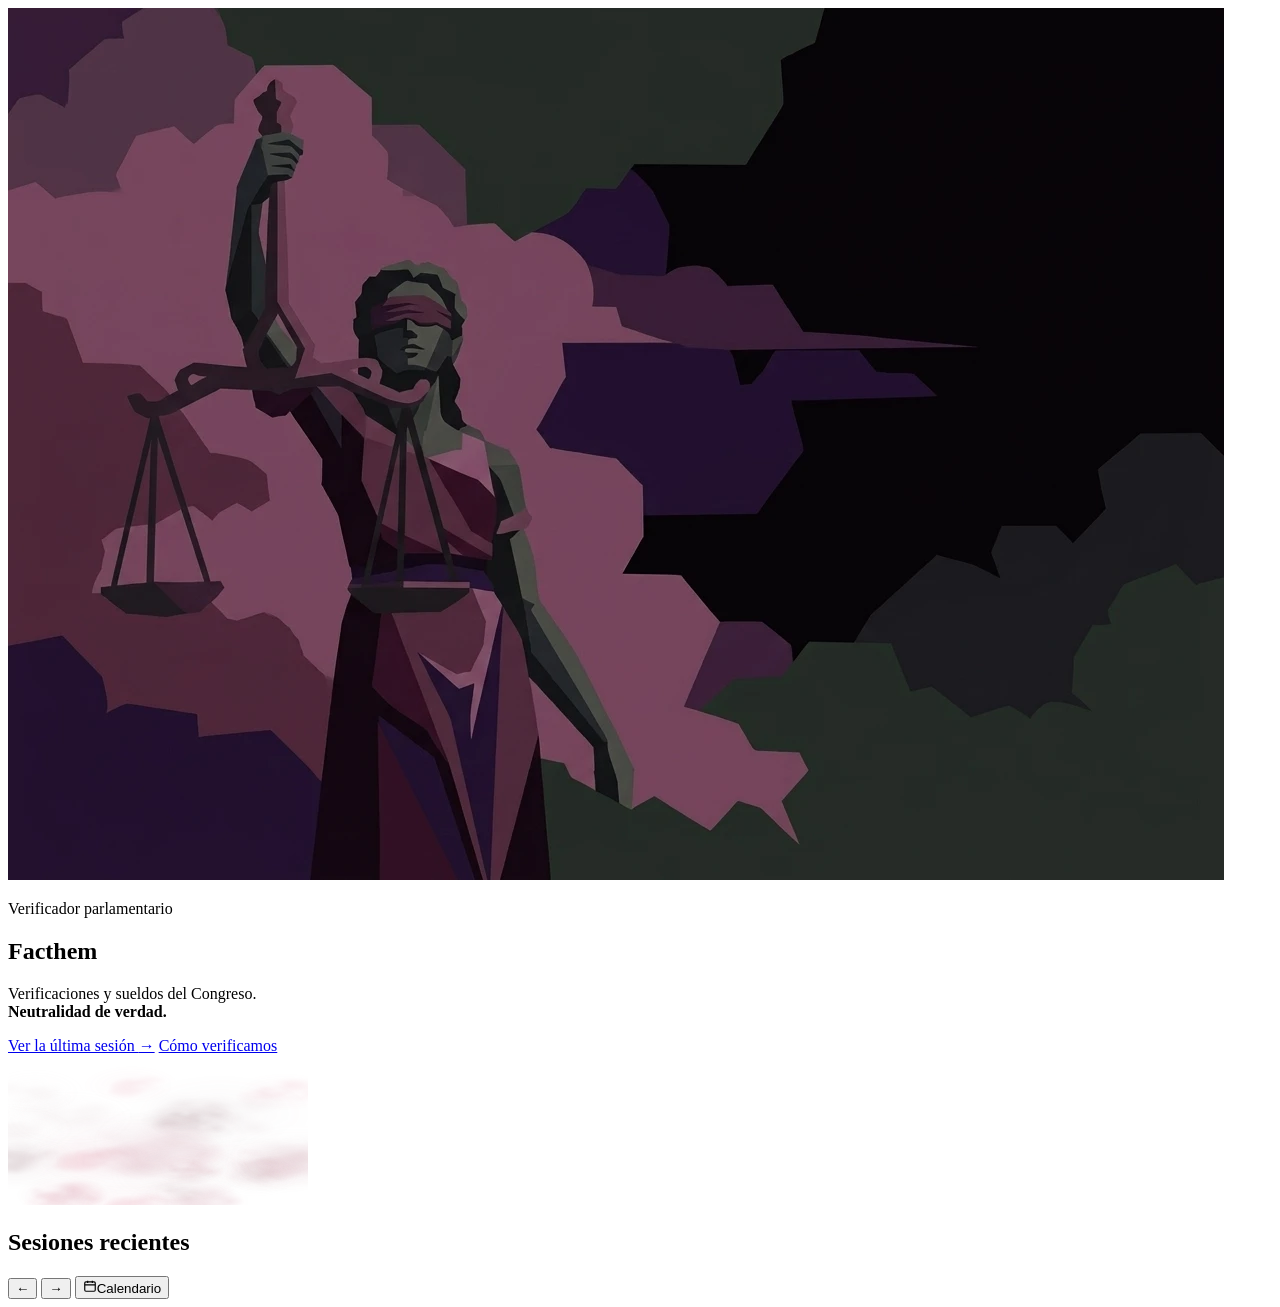
<file: templates/index.html>
<!DOCTYPE html>
<html lang="es">
<head>
  <meta charset="UTF-8" />
  <meta name="viewport" content="width=device-width, initial-scale=1.0" />
  <!--#redirects--><!--/redirects-->
  <title>Facthem — salarios y verificaciones de políticos del Congreso</title>
  <meta name="description" content="Consulta afirmaciones verificadas y salarios públicos de políticos del Congreso: sueldo mensual, salario anual, complementos e indemnizaciones de diputados y representantes." />
  <link rel="canonical" href="https://facthem.es/" />
  <meta property="og:type" content="website" />
  <meta property="og:url" content="https://facthem.es/" />
  <meta property="og:title" content="Facthem — salarios y verificaciones de políticos del Congreso" />
  <meta property="og:description" content="Afirmaciones verificadas y salarios públicos de políticos del Congreso: sueldo mensual, salario anual, complementos e indemnizaciones." />
  <meta property="og:image" content="https://facthem.es/assets/portada_opt.png" />
  <meta property="og:locale" content="es_ES" />
  <meta property="og:site_name" content="Facthem" />
  <meta name="twitter:card" content="summary_large_image" />
  <meta name="twitter:site" content="@facthem_ES" />
  <meta name="twitter:title" content="Facthem — salarios y verificaciones del Congreso" />
  <meta name="twitter:description" content="Consulta afirmaciones verificadas y salarios públicos de políticos del Congreso." />
  <meta name="twitter:image" content="https://facthem.es/assets/portada_opt.png" />
  <link rel="preload" as="image" href="/assets/portada.webp" fetchpriority="high" />
  <!--#head-common--><!--/head-common-->
  <script type="application/ld+json">
  {
    "@context": "https://schema.org",
    "@type": "WebSite",
    "name": "Facthem",
    "url": "https://facthem.es/",
    "description": "Verificador de afirmaciones y salarios públicos de parlamentarios españoles",
    "inLanguage": "es",
    "publisher": {
      "@type": "Organization",
      "name": "Facthem",
      "url": "https://facthem.es",
      "logo": "https://facthem.es/assets/android-chrome-512x512.png",
      "sameAs": ["https://twitter.com/facthem_ES", "https://www.youtube.com/@facthem_es"]
    },
    "potentialAction": {
      "@type": "SearchAction",
      "target": {
        "@type": "EntryPoint",
        "urlTemplate": "https://facthem.es/representantes.html?q={search_term_string}"
      },
      "query-input": "required name=search_term_string"
    }
  }
  </script>
</head>
<body class="home">
  <!--#gtm-body--><!--/gtm-body-->
  <!--#topbar active="sesiones"--><!--/topbar-->

  <!-- Hero: compact, Lady Justice mirrored to the right, mist along the bottom (js/mist.js) -->
  <section class="hero" aria-labelledby="hero-title">
    <div class="hero-art" aria-hidden="true"><img src="/assets/portada.webp" alt="" fetchpriority="high" /></div>
    <div class="hero-inner">
      <p class="eyebrow">Verificador parlamentario</p>
      <h1 id="hero-title" class="logo">Facthem</h1>
      <p class="hero-sub">Verificaciones y sueldos del Congreso.<br><strong>Neutralidad de verdad.</strong></p>
      <div class="hero-ctas">
        <a class="btn btn-live" href="/live/" data-live hidden><span class="pulse" aria-hidden="true"></span>En directo</a>
        <a class="btn btn-primary" href="#session">Ver la última sesión <span aria-hidden="true">→</span></a>
        <a class="btn btn-ghost" href="/metodologia.html">Cómo verificamos</a>
      </div>
      <!--#home-stats--><!--/home-stats-->
    </div>
  </section>

  <main id="main">
    <section class="rail-wrap" aria-label="Sesiones">
      <div class="rail-head">
        <h2 class="section-label">Sesiones recientes</h2>
        <div class="rail-nav">
          <button type="button" class="icon-btn" data-rail="-1" aria-label="Anteriores">←</button>
          <button type="button" class="icon-btn" data-rail="1" aria-label="Siguientes">→</button>
          <button type="button" class="btn btn-ghost btn-sm cal-btn" id="cal-btn" aria-expanded="false" aria-controls="cal"><svg viewBox="0 0 24 24" width="14" height="14" aria-hidden="true" fill="none" stroke="currentColor" stroke-width="2"><rect x="3" y="5" width="18" height="16" rx="2"/><path d="M3 10h18M8 3v4M16 3v4"/></svg>Calendario</button>
          <div class="cal" id="cal" hidden></div>
        </div>
      </div>
      <!--#home-rail--><!--/home-rail-->
    </section>

    <!--#home-session--><!--/home-session-->
  </main>

  <!--#footer--><!--/footer-->
  <!--#home-data--><!--/home-data-->
  <script src="/js/ui.js?v=" defer></script>
  <script src="/js/home.js?v=" defer></script>
  <script src="/js/mist.js?v=" defer></script>
</body>
</html>
</file>
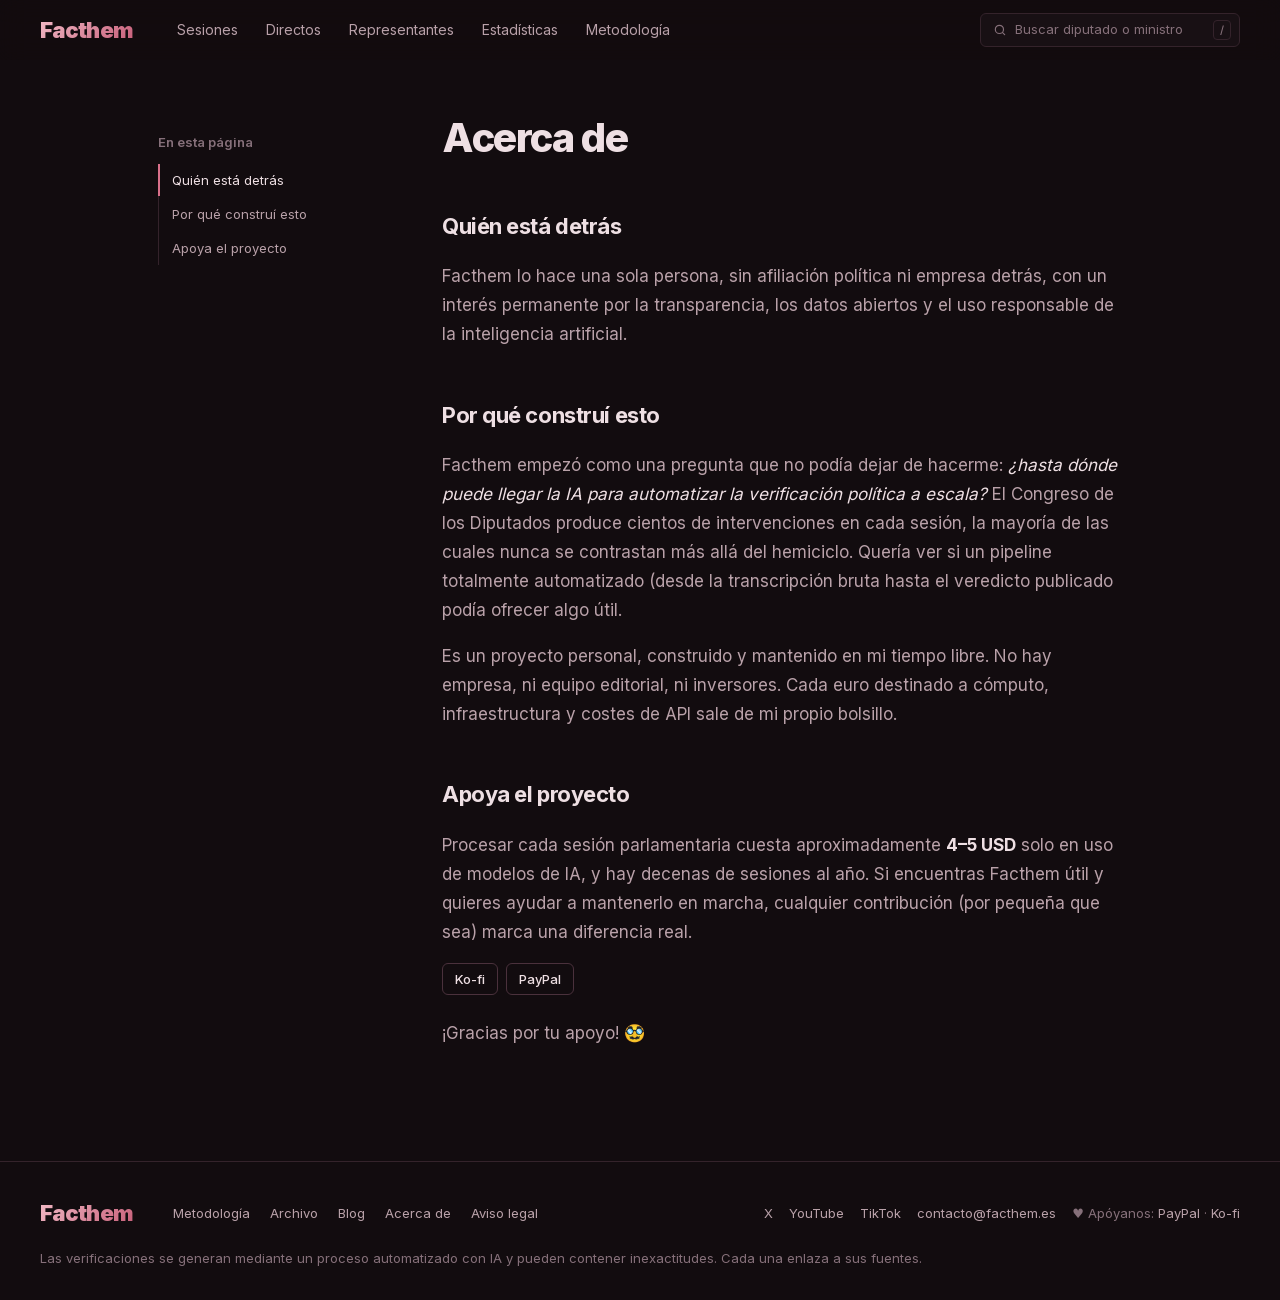
<file: acerca.html>
<!DOCTYPE html>
<html lang="es">
<head>
  <meta charset="UTF-8" />
  <meta name="viewport" content="width=device-width, initial-scale=1.0" />
  <title>Acerca de — Facthem</title>
  <meta name="description" content="Facthem es un proyecto independiente de una persona interesada en la transparencia, los datos abiertos y la rendición de cuentas política." />
  <meta property="og:image" content="https://facthem.es/assets/portada_opt.png" />
  <meta name="twitter:image" content="https://facthem.es/assets/portada_opt.png" />
  <link rel="canonical" href="https://facthem.es/acerca.html" />
  <!--#head-common--><link rel="icon" href="/assets/favicon.ico" sizes="any" /><link rel="icon" type="image/png" sizes="32x32" href="/assets/favicon-32x32.png" /><link rel="apple-touch-icon" href="/assets/apple-touch-icon.png" /><link rel="manifest" href="/assets/site.webmanifest" /><meta name="theme-color" content="#120c0f" /><link rel="preload" href="/assets/fonts/inter-latin.woff2" as="font" type="font/woff2" crossorigin /><link rel="stylesheet" href="/css/site.css?v=9f9237b4be" /><script>if(location.hostname==='facthem.es')addEventListener('load',function(){(function(w,d,s,l,i){w[l]=w[l]||[];w[l].push({'gtm.start':new Date().getTime(),event:'gtm.js'});var f=d.getElementsByTagName(s)[0],j=d.createElement(s),dl=l!='dataLayer'?'&l='+l:'';j.async=true;j.src='https://www.googletagmanager.com/gtm.js?id='+i+dl;f.parentNode.insertBefore(j,f);})(window,document,'script','dataLayer','GTM-M6ZJVS39');});</script><!--/head-common-->
</head>
<body class="doc-page">
  <!--#gtm-body--><noscript><iframe src="https://www.googletagmanager.com/ns.html?id=GTM-M6ZJVS39" height="0" width="0" style="display:none;visibility:hidden"></iframe></noscript><!--/gtm-body-->
  <!--#topbar active=""--><a class="skip" href="#main">Saltar al contenido</a><header class="topbar" id="topbar"><a class="wordmark" href="/" aria-label="Facthem, inicio">Facthem</a><nav class="nav" aria-label="Principal"><a href="/">Sesiones</a><a href="/live/">Directos</a><a href="/representantes.html">Representantes</a><a href="/estadisticas.html">Estadísticas</a><a href="/metodologia.html">Metodología</a><span class="nav-ink" aria-hidden="true"></span></nav><div class="topbar-right"><div class="psearch psearch-top" role="search"><label class="psearch-box"><svg viewBox="0 0 24 24" width="14" height="14" aria-hidden="true"><circle cx="11" cy="11" r="7" fill="none" stroke="currentColor" stroke-width="2"/><path d="m20 20-3.5-3.5" stroke="currentColor" stroke-width="2" stroke-linecap="round"/></svg><span class="sr">Buscar representante</span><input type="search" class="psearch-input" placeholder="Buscar diputado o ministro" autocomplete="off" spellcheck="false" role="combobox" aria-expanded="false" aria-autocomplete="list" /><kbd aria-hidden="true">/</kbd></label><ul class="psearch-list" role="listbox" hidden></ul></div><a class="live-chip" href="/live/" data-live hidden><span class="pulse" aria-hidden="true"></span>En directo</a><button type="button" class="menu-btn" aria-expanded="false" aria-controls="mnav" aria-label="Menú"><span></span><span></span><span></span></button></div></header><nav class="mnav" id="mnav" aria-label="Menú" hidden><a href="/">Sesiones</a><a href="/live/">Directos</a><a href="/representantes.html">Representantes</a><a href="/estadisticas.html">Estadísticas</a><a href="/metodologia.html">Metodología</a></nav><!--/topbar-->
  <main class="page doc" id="main">
    <aside class="doc-toc" aria-label="En esta página"><p class="toc-label">En esta página</p><ol><li><a href="#quien-esta-detras">Quién está detrás</a></li><li><a href="#por-que-construi-esto">Por qué construí esto</a></li><li><a href="#apoya-el-proyecto">Apoya el proyecto</a></li></ol></aside>
    <article class="doc-body">

    <h1>Acerca de</h1>

    <h2 id="quien-esta-detras">Quién está detrás</h2>
    <p>
      Facthem lo hace una sola persona, sin afiliación política ni empresa detrás, con un interés
      permanente por la transparencia, los datos abiertos y el uso responsable de la inteligencia artificial.
    </p>
<h2 id="por-que-construi-esto">Por qué construí esto</h2>
    <p>
      Facthem empezó como una pregunta que no podía dejar de hacerme: <em>¿hasta dónde puede llegar la IA
      para automatizar la verificación política a escala?</em> El Congreso de los Diputados produce
      cientos de intervenciones en cada sesión, la mayoría de las cuales nunca se contrastan más allá
      del hemiciclo. Quería ver si un pipeline totalmente automatizado (desde la transcripción bruta
      hasta el veredicto publicado podía ofrecer algo útil.
    </p>
    <p>
      Es un proyecto personal, construido y mantenido en mi tiempo libre. No hay empresa, ni equipo
      editorial, ni inversores. Cada euro destinado a cómputo, infraestructura y costes de API sale
      de mi propio bolsillo.
    </p>
<h2 id="apoya-el-proyecto">Apoya el proyecto</h2>
    <p>
      Procesar cada sesión parlamentaria cuesta aproximadamente <strong>4–5 USD</strong> solo en uso
      de modelos de IA, y hay decenas de sesiones al año. Si encuentras Facthem útil y quieres ayudar
      a mantenerlo en marcha, cualquier contribución (por pequeña que sea) marca una diferencia real.
    </p>
    <div class="donate-row">
      <a href="https://ko-fi.com/hugocasero" class="btn btn-ghost btn-sm" target="_blank" rel="noopener">Ko-fi</a>
      <a href="https://paypal.me/hcasero" class="btn btn-ghost btn-sm" target="_blank" rel="noopener">PayPal</a>
    </div>
    <p style="margin-top:1.5rem">¡Gracias por tu apoyo! 🥸</p>
    </article>
  </main>
  <!--#footer--><footer class="footer"><div class="footer-inner"><span class="wordmark">Facthem</span><nav aria-label="Pie"><a href="/metodologia.html">Metodología</a><a href="/archive.html">Archivo</a><a href="/blog.html">Blog</a><a href="/acerca.html">Acerca de</a><a href="/aviso.html">Aviso legal</a></nav><div class="footer-social"><a href="https://x.com/facthem_es" target="_blank" rel="noopener">X</a><a href="https://www.youtube.com/@facthem_es" target="_blank" rel="noopener">YouTube</a><a href="https://www.tiktok.com/@facthem_es" target="_blank" rel="noopener">TikTok</a><a class="footer-email" href="#" data-u="contacto" data-d="facthem.es">Contacto</a><span class="footer-support">♥ Apóyanos: <a href="https://paypal.me/hcasero" target="_blank" rel="noopener">PayPal</a> · <a href="https://ko-fi.com/hugocasero" target="_blank" rel="noopener">Ko-fi</a></span></div><p class="footer-note">Las verificaciones se generan mediante un proceso automatizado con IA y pueden contener inexactitudes. Cada una enlaza a sus fuentes.</p></div></footer><!--/footer-->
  <script src="/js/ui.js?v=392164d43d" defer></script>
  <script src="/js/doc.js?v=0a6636d1b8" defer></script>
</body>
</html>
</file>
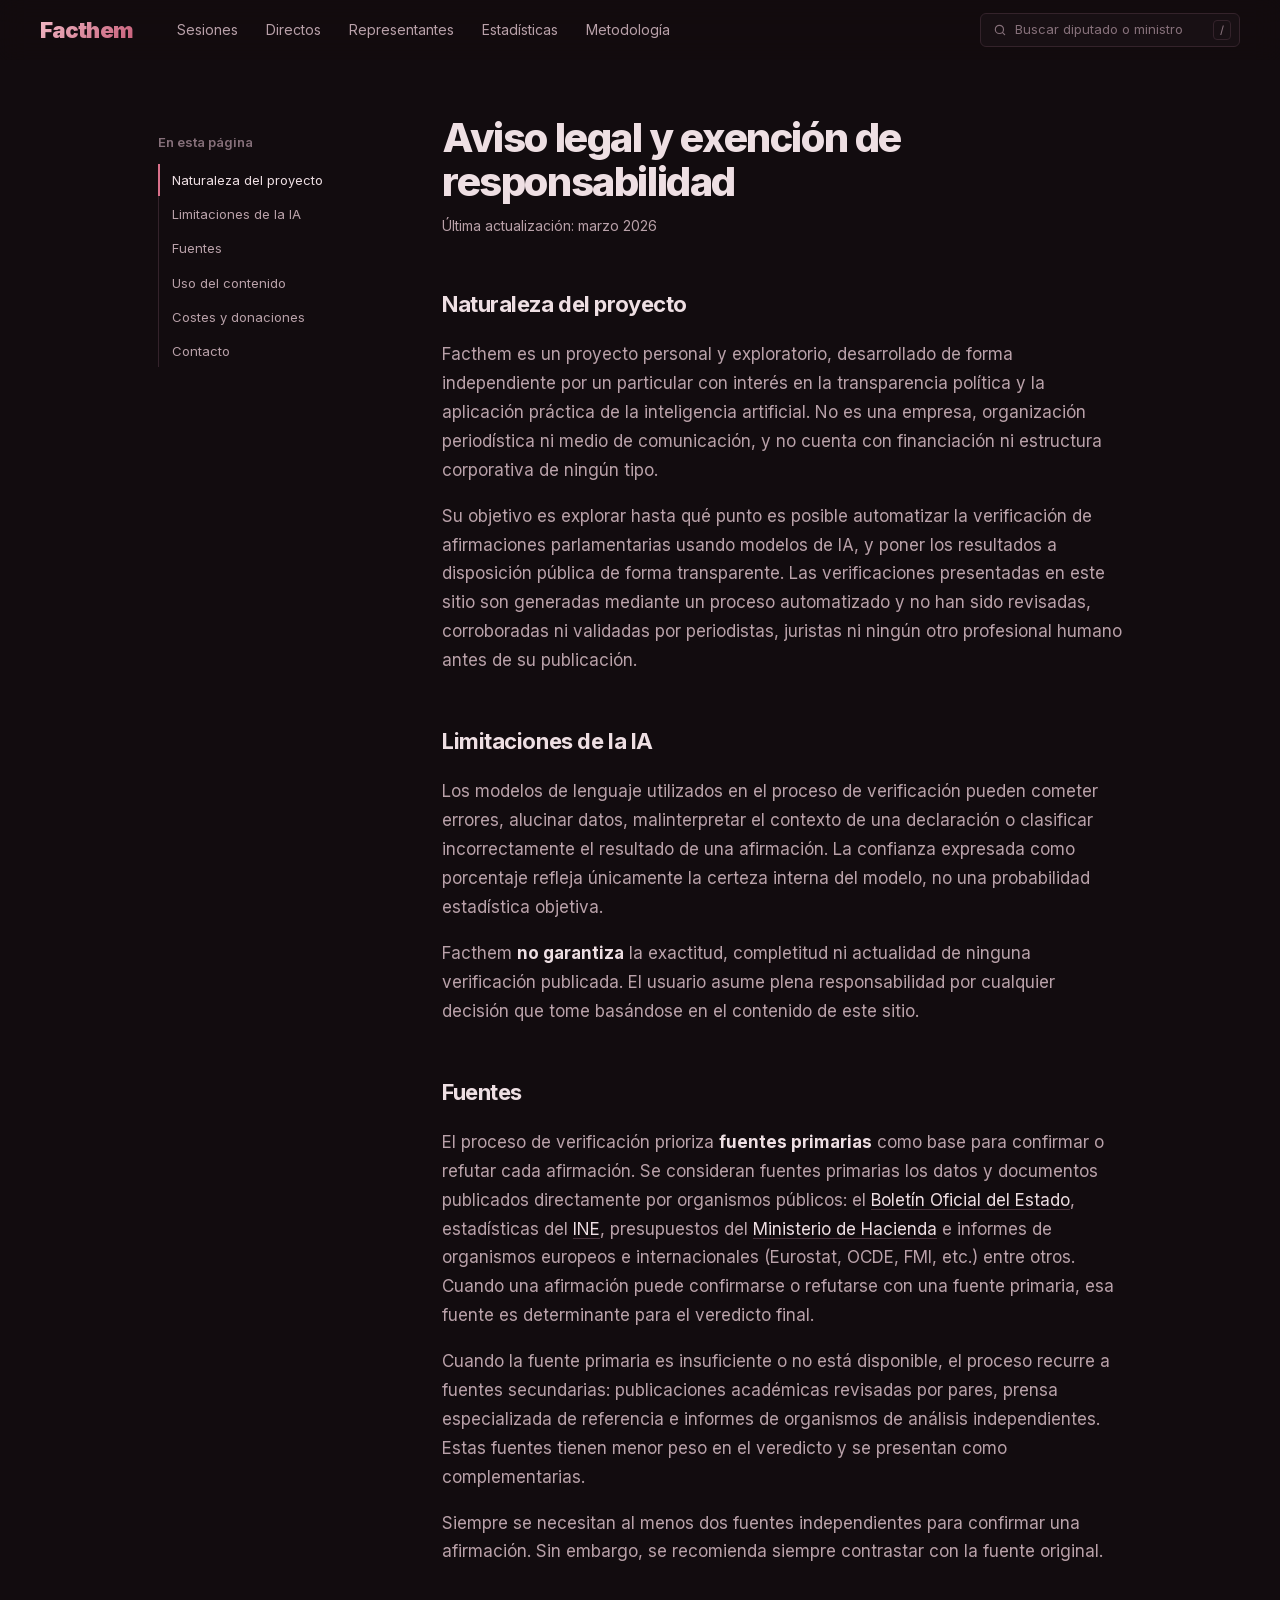
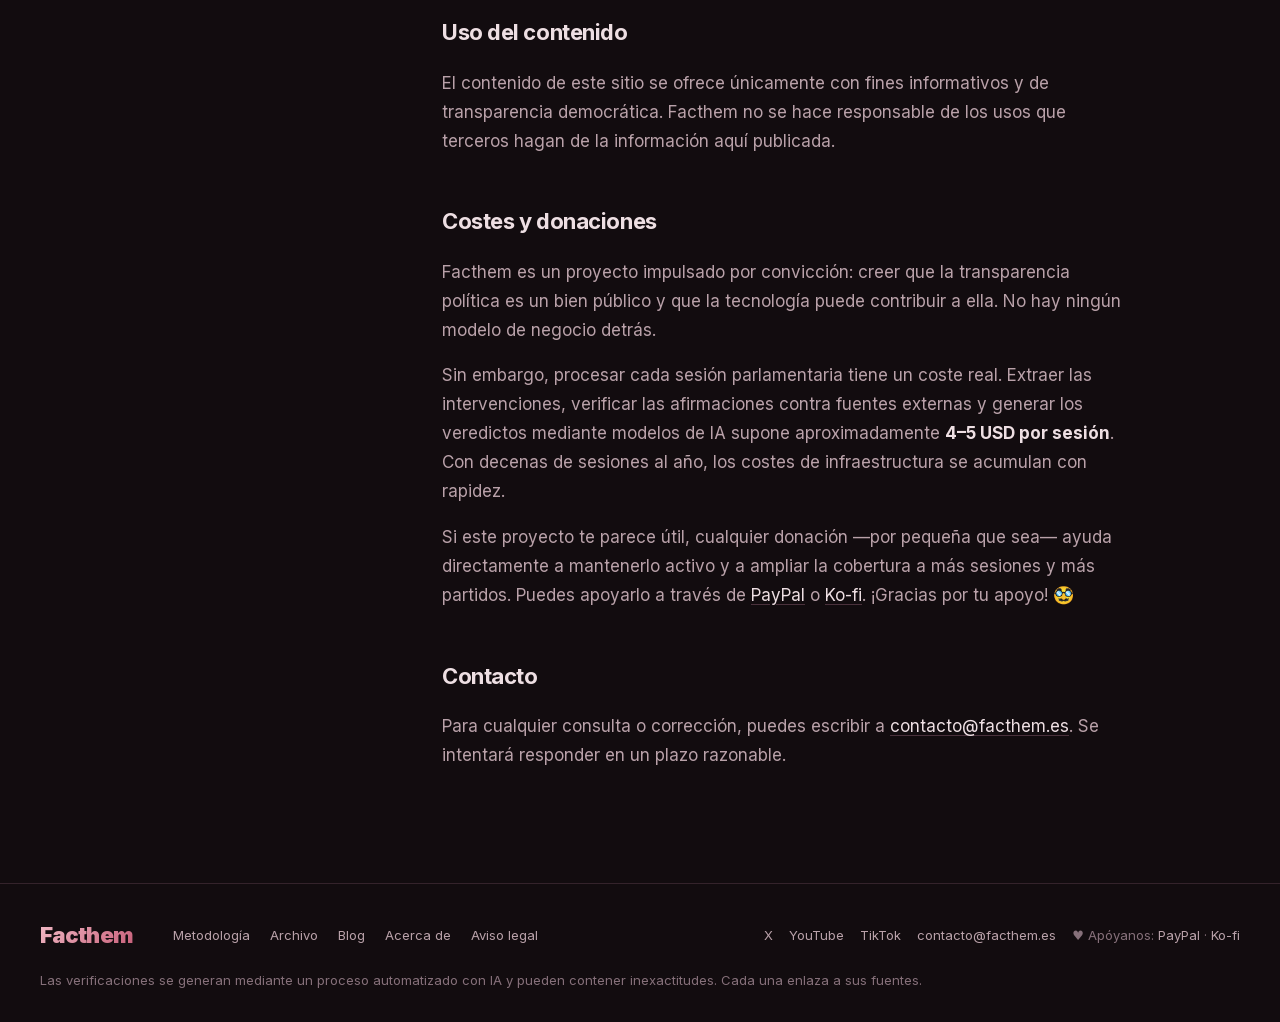
<file: aviso.html>
<!DOCTYPE html>
<html lang="es">
<head>
  <meta charset="UTF-8" />
  <meta name="viewport" content="width=device-width, initial-scale=1.0" />
  <title>Aviso legal — Facthem</title>
  <meta property="og:image" content="https://facthem.es/assets/portada_opt.png" />
  <meta name="twitter:image" content="https://facthem.es/assets/portada_opt.png" />
  <!--#head-common--><link rel="icon" href="/assets/favicon.ico" sizes="any" /><link rel="icon" type="image/png" sizes="32x32" href="/assets/favicon-32x32.png" /><link rel="apple-touch-icon" href="/assets/apple-touch-icon.png" /><link rel="manifest" href="/assets/site.webmanifest" /><meta name="theme-color" content="#120c0f" /><link rel="preload" href="/assets/fonts/inter-latin.woff2" as="font" type="font/woff2" crossorigin /><link rel="stylesheet" href="/css/site.css?v=9f9237b4be" /><script>if(location.hostname==='facthem.es')addEventListener('load',function(){(function(w,d,s,l,i){w[l]=w[l]||[];w[l].push({'gtm.start':new Date().getTime(),event:'gtm.js'});var f=d.getElementsByTagName(s)[0],j=d.createElement(s),dl=l!='dataLayer'?'&l='+l:'';j.async=true;j.src='https://www.googletagmanager.com/gtm.js?id='+i+dl;f.parentNode.insertBefore(j,f);})(window,document,'script','dataLayer','GTM-M6ZJVS39');});</script><!--/head-common-->
</head>
<body class="doc-page">
  <!--#gtm-body--><noscript><iframe src="https://www.googletagmanager.com/ns.html?id=GTM-M6ZJVS39" height="0" width="0" style="display:none;visibility:hidden"></iframe></noscript><!--/gtm-body-->
  <!--#topbar active=""--><a class="skip" href="#main">Saltar al contenido</a><header class="topbar" id="topbar"><a class="wordmark" href="/" aria-label="Facthem, inicio">Facthem</a><nav class="nav" aria-label="Principal"><a href="/">Sesiones</a><a href="/live/">Directos</a><a href="/representantes.html">Representantes</a><a href="/estadisticas.html">Estadísticas</a><a href="/metodologia.html">Metodología</a><span class="nav-ink" aria-hidden="true"></span></nav><div class="topbar-right"><div class="psearch psearch-top" role="search"><label class="psearch-box"><svg viewBox="0 0 24 24" width="14" height="14" aria-hidden="true"><circle cx="11" cy="11" r="7" fill="none" stroke="currentColor" stroke-width="2"/><path d="m20 20-3.5-3.5" stroke="currentColor" stroke-width="2" stroke-linecap="round"/></svg><span class="sr">Buscar representante</span><input type="search" class="psearch-input" placeholder="Buscar diputado o ministro" autocomplete="off" spellcheck="false" role="combobox" aria-expanded="false" aria-autocomplete="list" /><kbd aria-hidden="true">/</kbd></label><ul class="psearch-list" role="listbox" hidden></ul></div><a class="live-chip" href="/live/" data-live hidden><span class="pulse" aria-hidden="true"></span>En directo</a><button type="button" class="menu-btn" aria-expanded="false" aria-controls="mnav" aria-label="Menú"><span></span><span></span><span></span></button></div></header><nav class="mnav" id="mnav" aria-label="Menú" hidden><a href="/">Sesiones</a><a href="/live/">Directos</a><a href="/representantes.html">Representantes</a><a href="/estadisticas.html">Estadísticas</a><a href="/metodologia.html">Metodología</a></nav><!--/topbar-->
  <main class="page doc" id="main">
    <aside class="doc-toc" aria-label="En esta página"><p class="toc-label">En esta página</p><ol><li><a href="#naturaleza-del-proyecto">Naturaleza del proyecto</a></li><li><a href="#limitaciones-de-la-ia">Limitaciones de la IA</a></li><li><a href="#fuentes">Fuentes</a></li><li><a href="#uso-del-contenido">Uso del contenido</a></li><li><a href="#costes-y-donaciones">Costes y donaciones</a></li><li><a href="#contacto">Contacto</a></li></ol></aside>
    <article class="doc-body">

    <h1>Aviso legal y exención de responsabilidad</h1>
    <p class="doc-meta">Última actualización: marzo 2026</p>

    <h2 id="naturaleza-del-proyecto">Naturaleza del proyecto</h2>
    <p>
      Facthem es un proyecto personal y exploratorio, desarrollado de forma independiente por un particular con interés
      en la transparencia política y la aplicación práctica de la inteligencia artificial. No es una empresa, organización
      periodística ni medio de comunicación, y no cuenta con financiación ni estructura corporativa de ningún tipo.
    </p>
    <p>
      Su objetivo es explorar hasta qué punto es posible automatizar la verificación de afirmaciones parlamentarias usando
      modelos de IA, y poner los resultados a disposición pública de forma transparente. Las verificaciones presentadas en
      este sitio son generadas mediante un proceso automatizado y no han sido revisadas, corroboradas ni validadas por
      periodistas, juristas ni ningún otro profesional humano antes de su publicación.
    </p>

    <h2 id="limitaciones-de-la-ia">Limitaciones de la IA</h2>
    <p>
      Los modelos de lenguaje utilizados en el proceso de verificación pueden cometer errores, alucinar datos, malinterpretar
      el contexto de una declaración o clasificar incorrectamente el resultado de una afirmación. La confianza expresada
      como porcentaje refleja únicamente la certeza interna del modelo, no una probabilidad estadística objetiva.
    </p>
    <p>
      Facthem <strong>no garantiza</strong> la exactitud, completitud ni actualidad de ninguna verificación publicada.
      El usuario asume plena responsabilidad por cualquier decisión que tome basándose en el contenido de este sitio.
    </p>
<h2 id="fuentes">Fuentes</h2>
    <p>
      El proceso de verificación prioriza <strong>fuentes primarias</strong> como base para confirmar o refutar cada afirmación.
      Se consideran fuentes primarias los datos y documentos publicados directamente por organismos públicos: el <a href="https://www.boe.es" target="_blank" rel="noopener">Boletín Oficial del Estado</a>,
      estadísticas del <a href="https://www.ine.es" target="_blank" rel="noopener">INE</a>,
      presupuestos del <a href="https://www.hacienda.gob.es" target="_blank" rel="noopener">Ministerio de Hacienda</a>
      e informes de organismos europeos e internacionales (Eurostat, OCDE, FMI, etc.) entre otros.
      Cuando una afirmación puede confirmarse o refutarse con una fuente primaria, esa fuente es determinante para el veredicto final.
    </p>
    <p>
      Cuando la fuente primaria es insuficiente o no está disponible, el proceso recurre a fuentes secundarias:
      publicaciones académicas revisadas por pares, prensa especializada de referencia e informes de organismos de análisis independientes.
      Estas fuentes tienen menor peso en el veredicto y se presentan como complementarias.
    </p>
    <p>
      Siempre se necesitan al menos dos fuentes independientes para confirmar una afirmación. Sin embargo, se recomienda siempre contrastar con la fuente original.
    </p>

    <h2 id="uso-del-contenido">Uso del contenido</h2>
    <p>
      El contenido de este sitio se ofrece únicamente con fines informativos y de transparencia democrática.
      Facthem no se hace responsable de los usos que terceros hagan de la información aquí publicada.
    </p>
<h2 id="costes-y-donaciones">Costes y donaciones</h2>
    <p>
      Facthem es un proyecto impulsado por convicción: creer que la transparencia política es un bien público y que
      la tecnología puede contribuir a ella. No hay ningún modelo de negocio detrás.
    </p>
    <p>
      Sin embargo, procesar cada sesión parlamentaria tiene un coste real. Extraer las intervenciones, verificar las
      afirmaciones contra fuentes externas y generar los veredictos mediante modelos de IA supone aproximadamente
      <strong>4–5 USD por sesión</strong>. Con decenas de sesiones al año, los costes de infraestructura se acumulan
      con rapidez.
    </p>
    <p>
      Si este proyecto te parece útil, cualquier donación —por pequeña que sea— ayuda directamente a mantenerlo
      activo y a ampliar la cobertura a más sesiones y más partidos. Puedes apoyarlo a través de
      <a href="https://paypal.me/hcasero" target="_blank" rel="noopener">PayPal</a> o
      <a href="https://ko-fi.com/hugocasero" target="_blank" rel="noopener">Ko-fi</a>.
      ¡Gracias por tu apoyo! 🥸
    </p>
<h2 id="contacto">Contacto</h2>
    <p>
      Para cualquier consulta o corrección, puedes escribir a
      <a class="footer-email" href="#" aria-label="Dirección de contacto"></a>.
      Se intentará responder en un plazo razonable.
    </p>
    </article>
  </main>
  <!--#footer--><footer class="footer"><div class="footer-inner"><span class="wordmark">Facthem</span><nav aria-label="Pie"><a href="/metodologia.html">Metodología</a><a href="/archive.html">Archivo</a><a href="/blog.html">Blog</a><a href="/acerca.html">Acerca de</a><a href="/aviso.html">Aviso legal</a></nav><div class="footer-social"><a href="https://x.com/facthem_es" target="_blank" rel="noopener">X</a><a href="https://www.youtube.com/@facthem_es" target="_blank" rel="noopener">YouTube</a><a href="https://www.tiktok.com/@facthem_es" target="_blank" rel="noopener">TikTok</a><a class="footer-email" href="#" data-u="contacto" data-d="facthem.es">Contacto</a><span class="footer-support">♥ Apóyanos: <a href="https://paypal.me/hcasero" target="_blank" rel="noopener">PayPal</a> · <a href="https://ko-fi.com/hugocasero" target="_blank" rel="noopener">Ko-fi</a></span></div><p class="footer-note">Las verificaciones se generan mediante un proceso automatizado con IA y pueden contener inexactitudes. Cada una enlaza a sus fuentes.</p></div></footer><!--/footer-->
  <script src="/js/ui.js?v=392164d43d" defer></script>
  <script src="/js/doc.js?v=0a6636d1b8" defer></script>
</body>
</html>
</file>
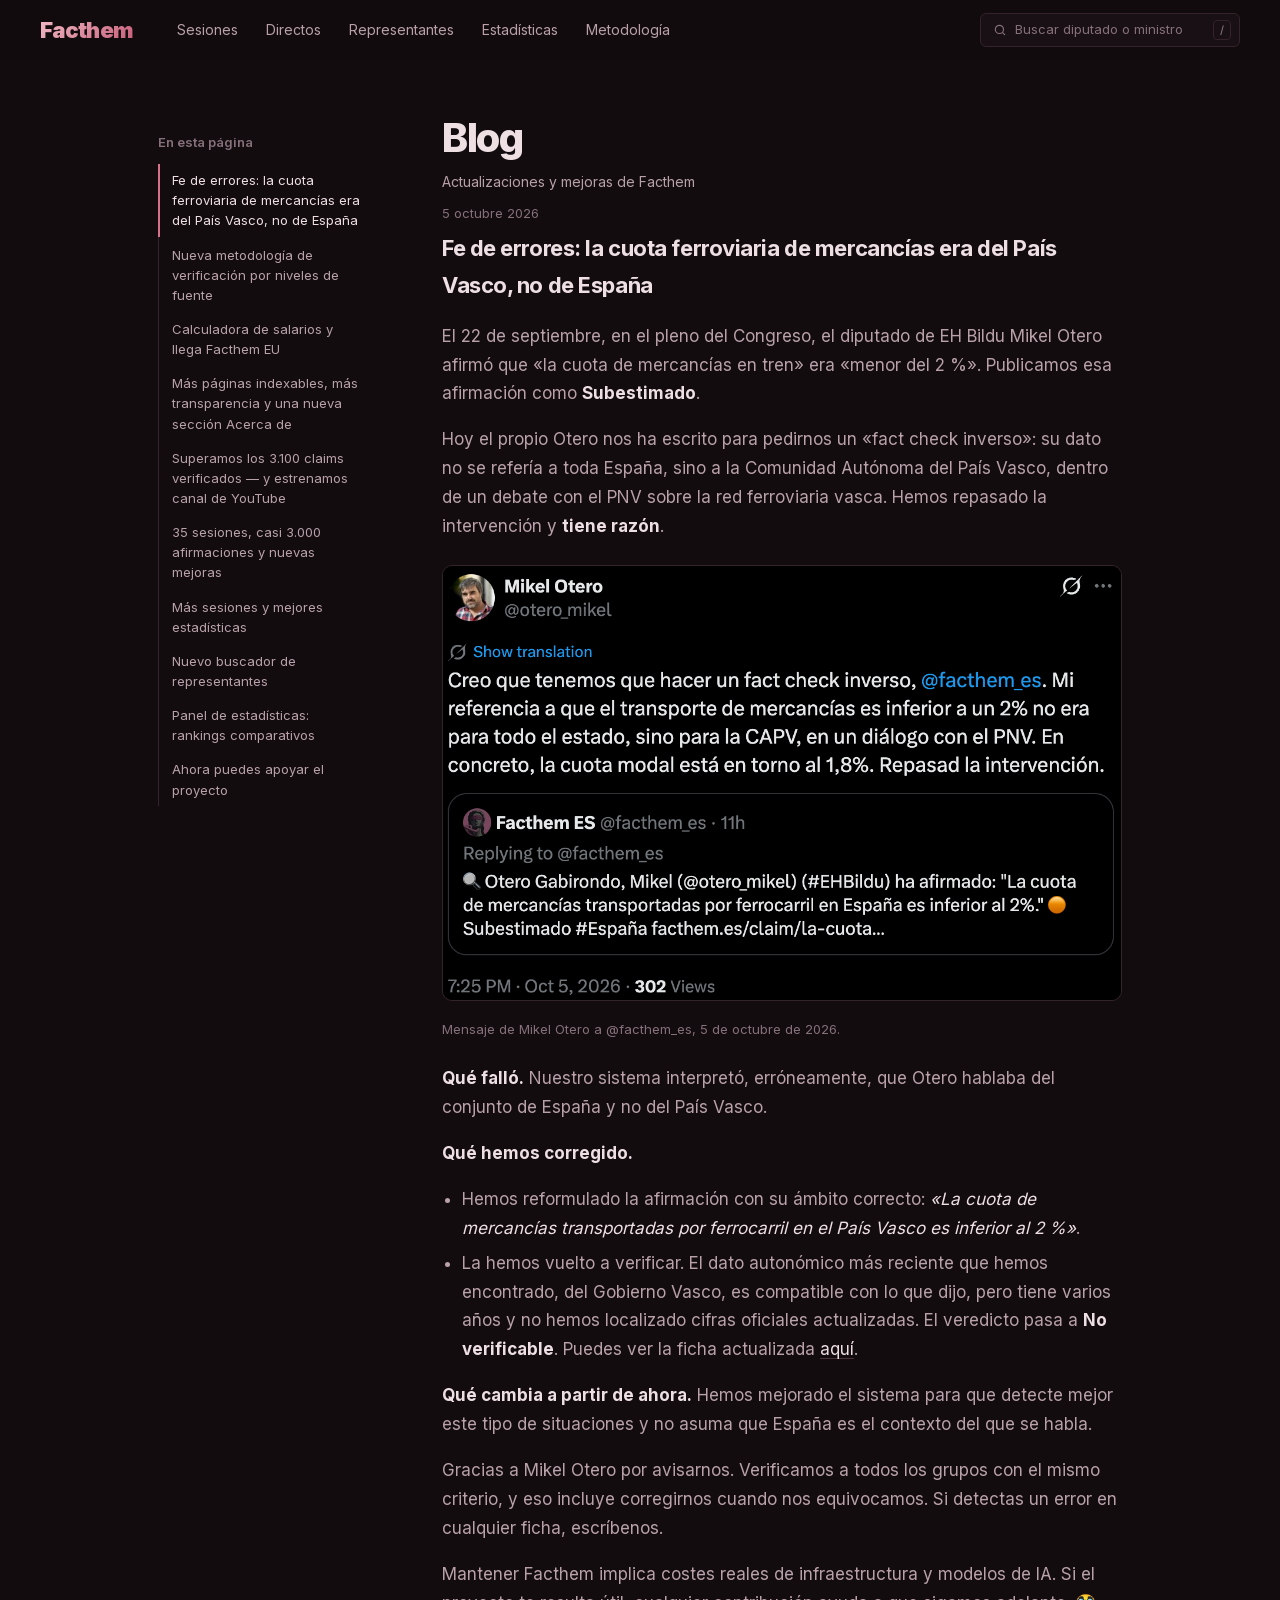
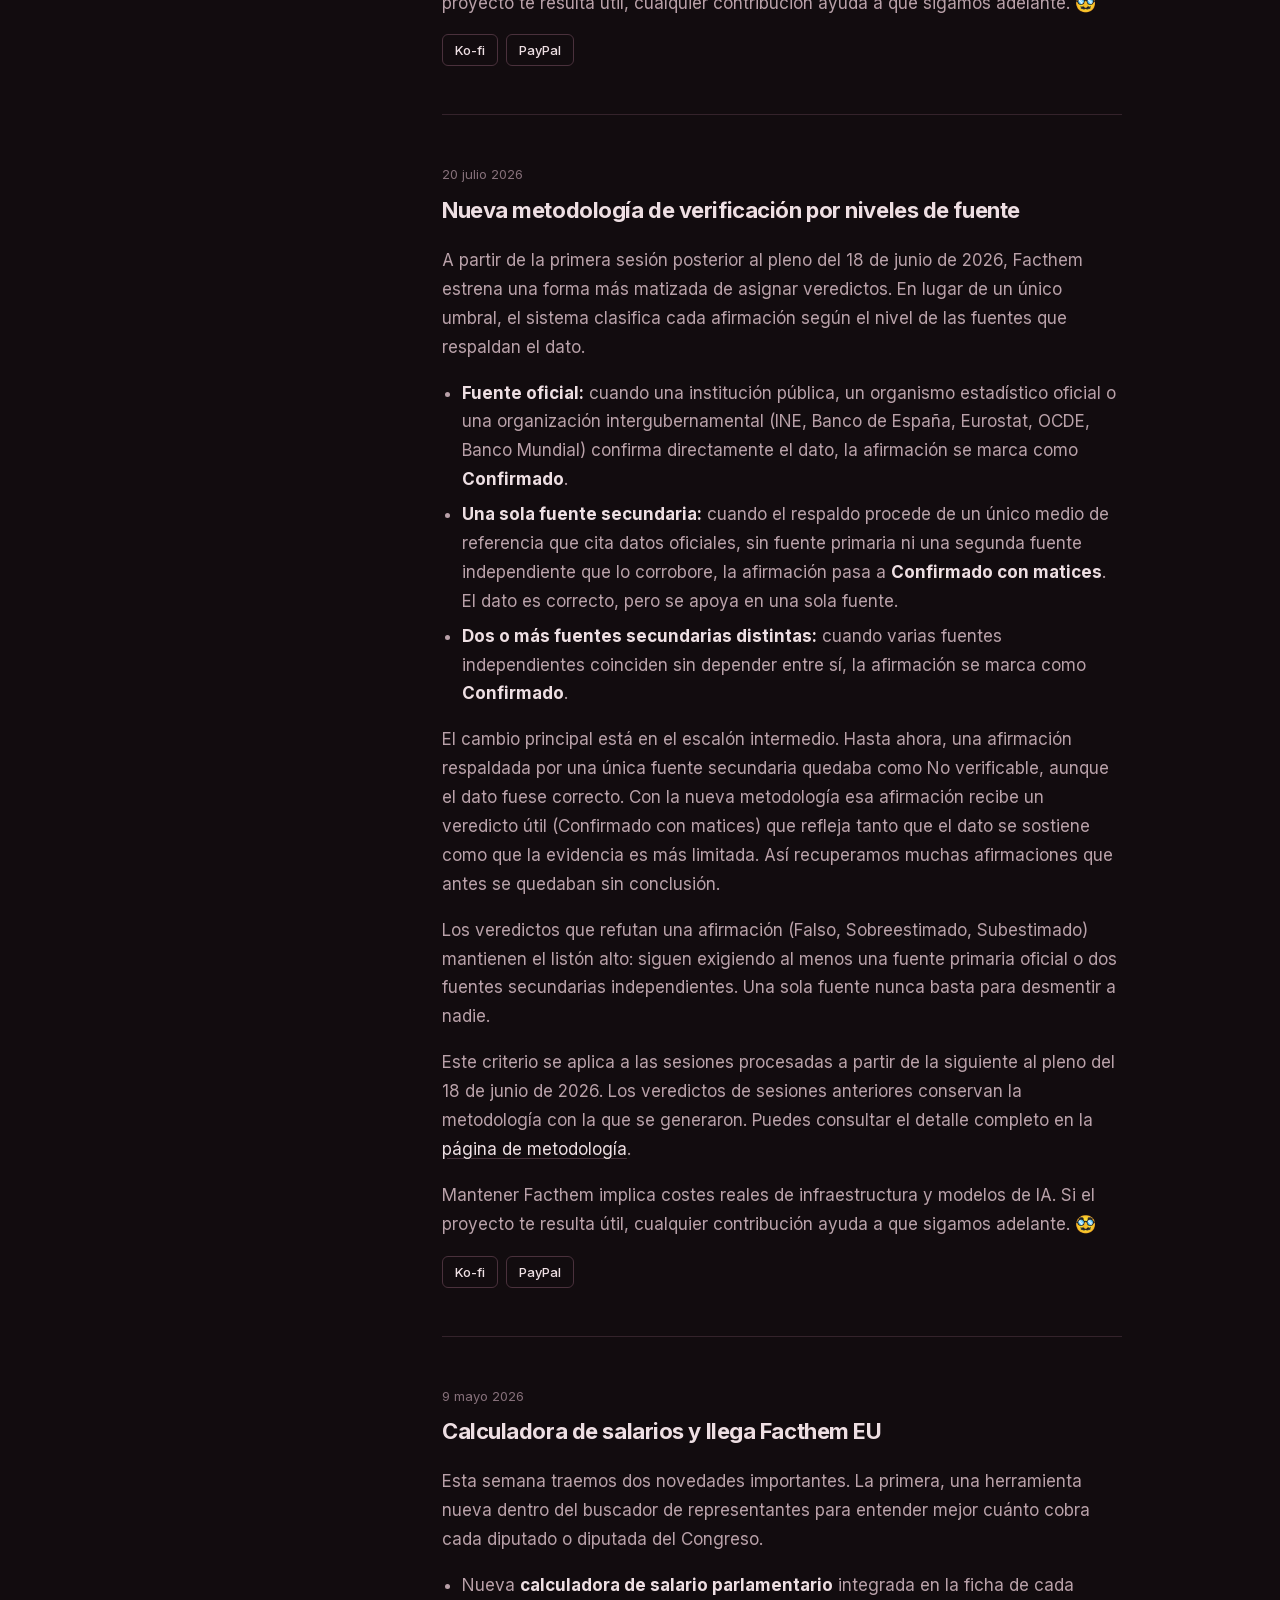
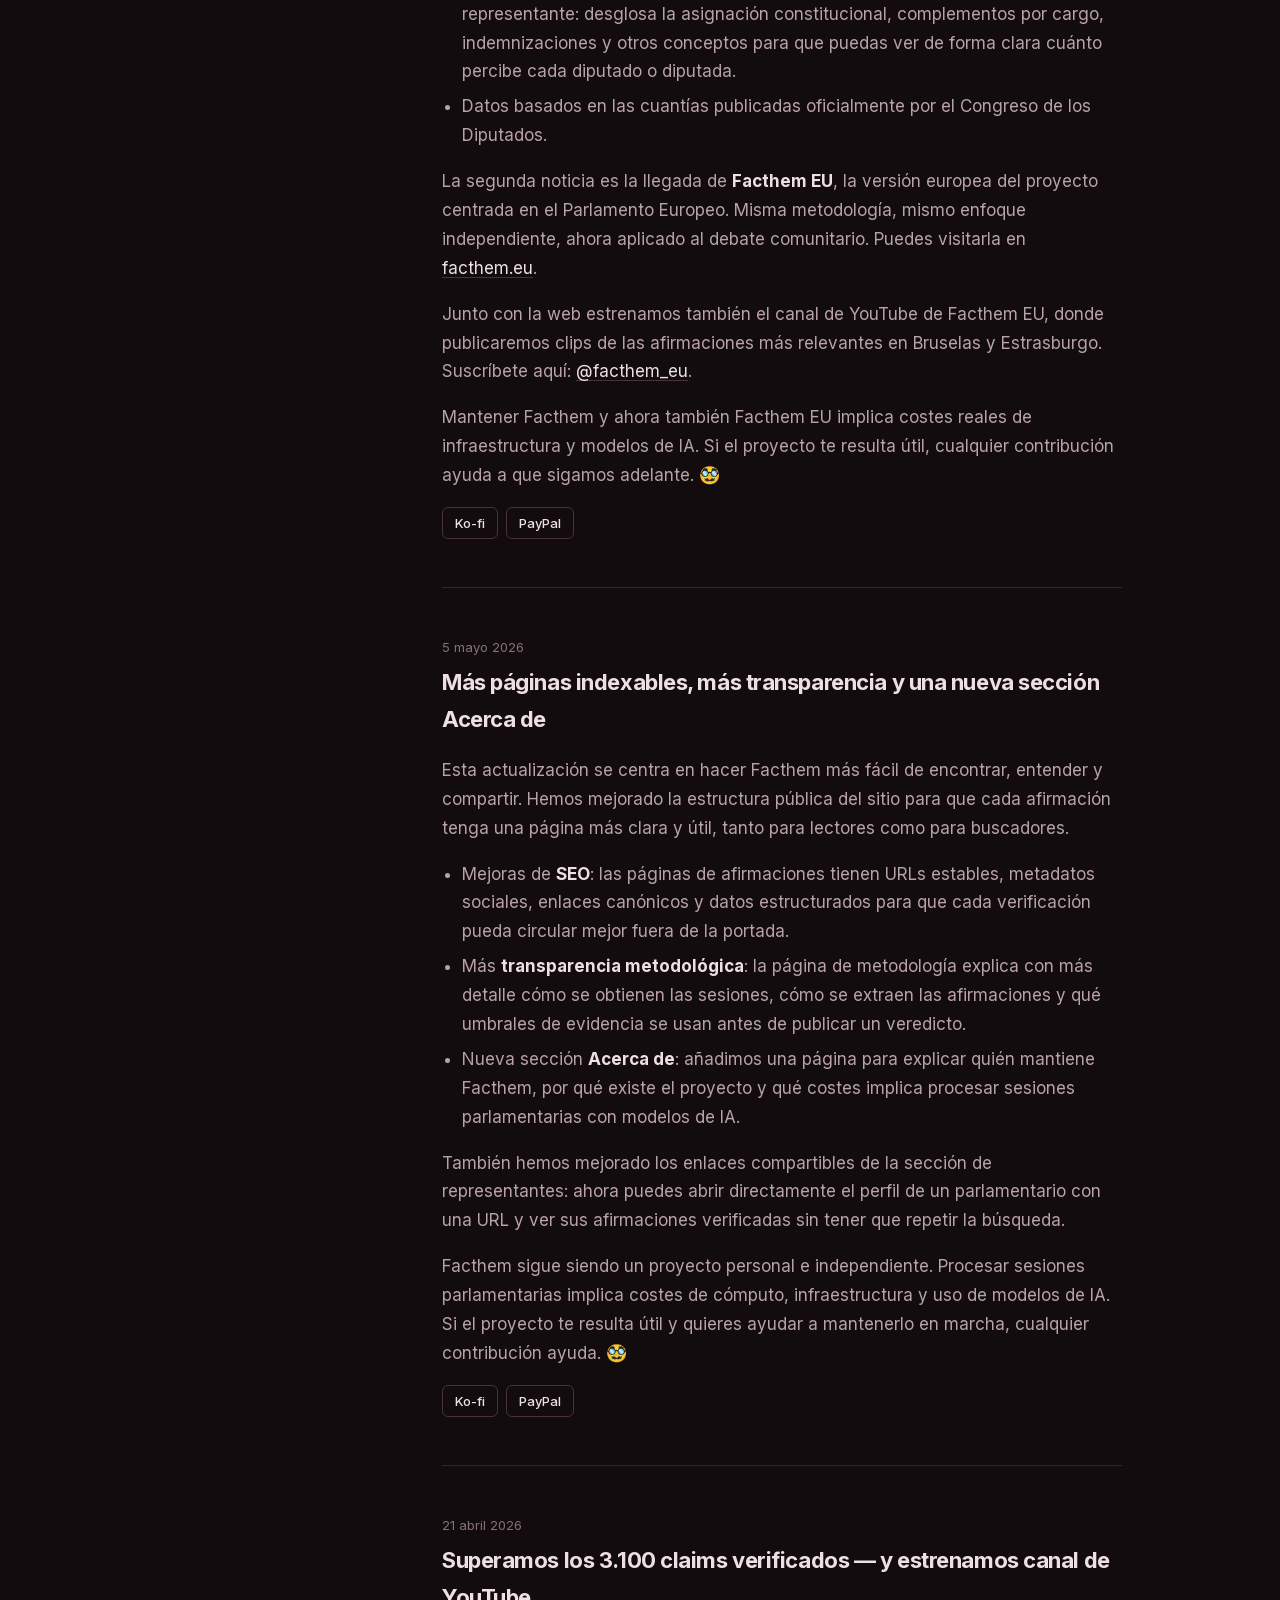
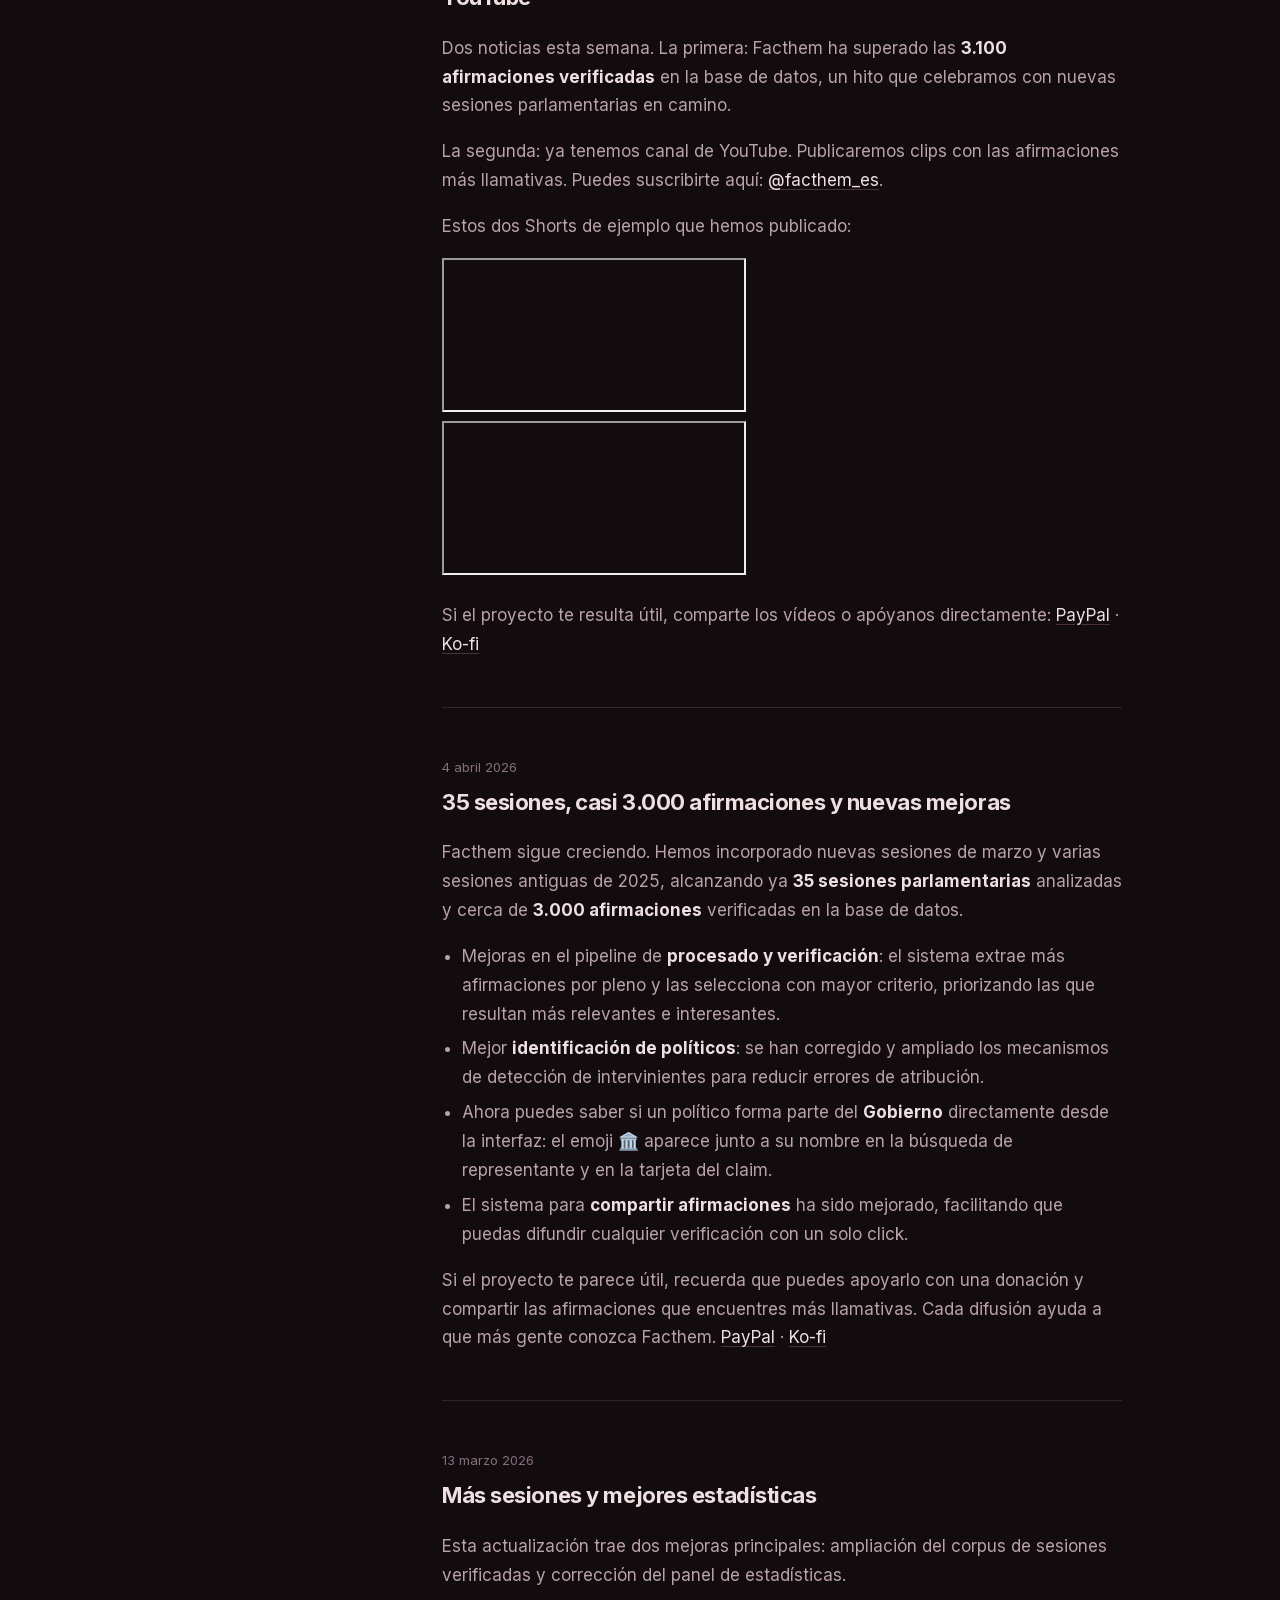
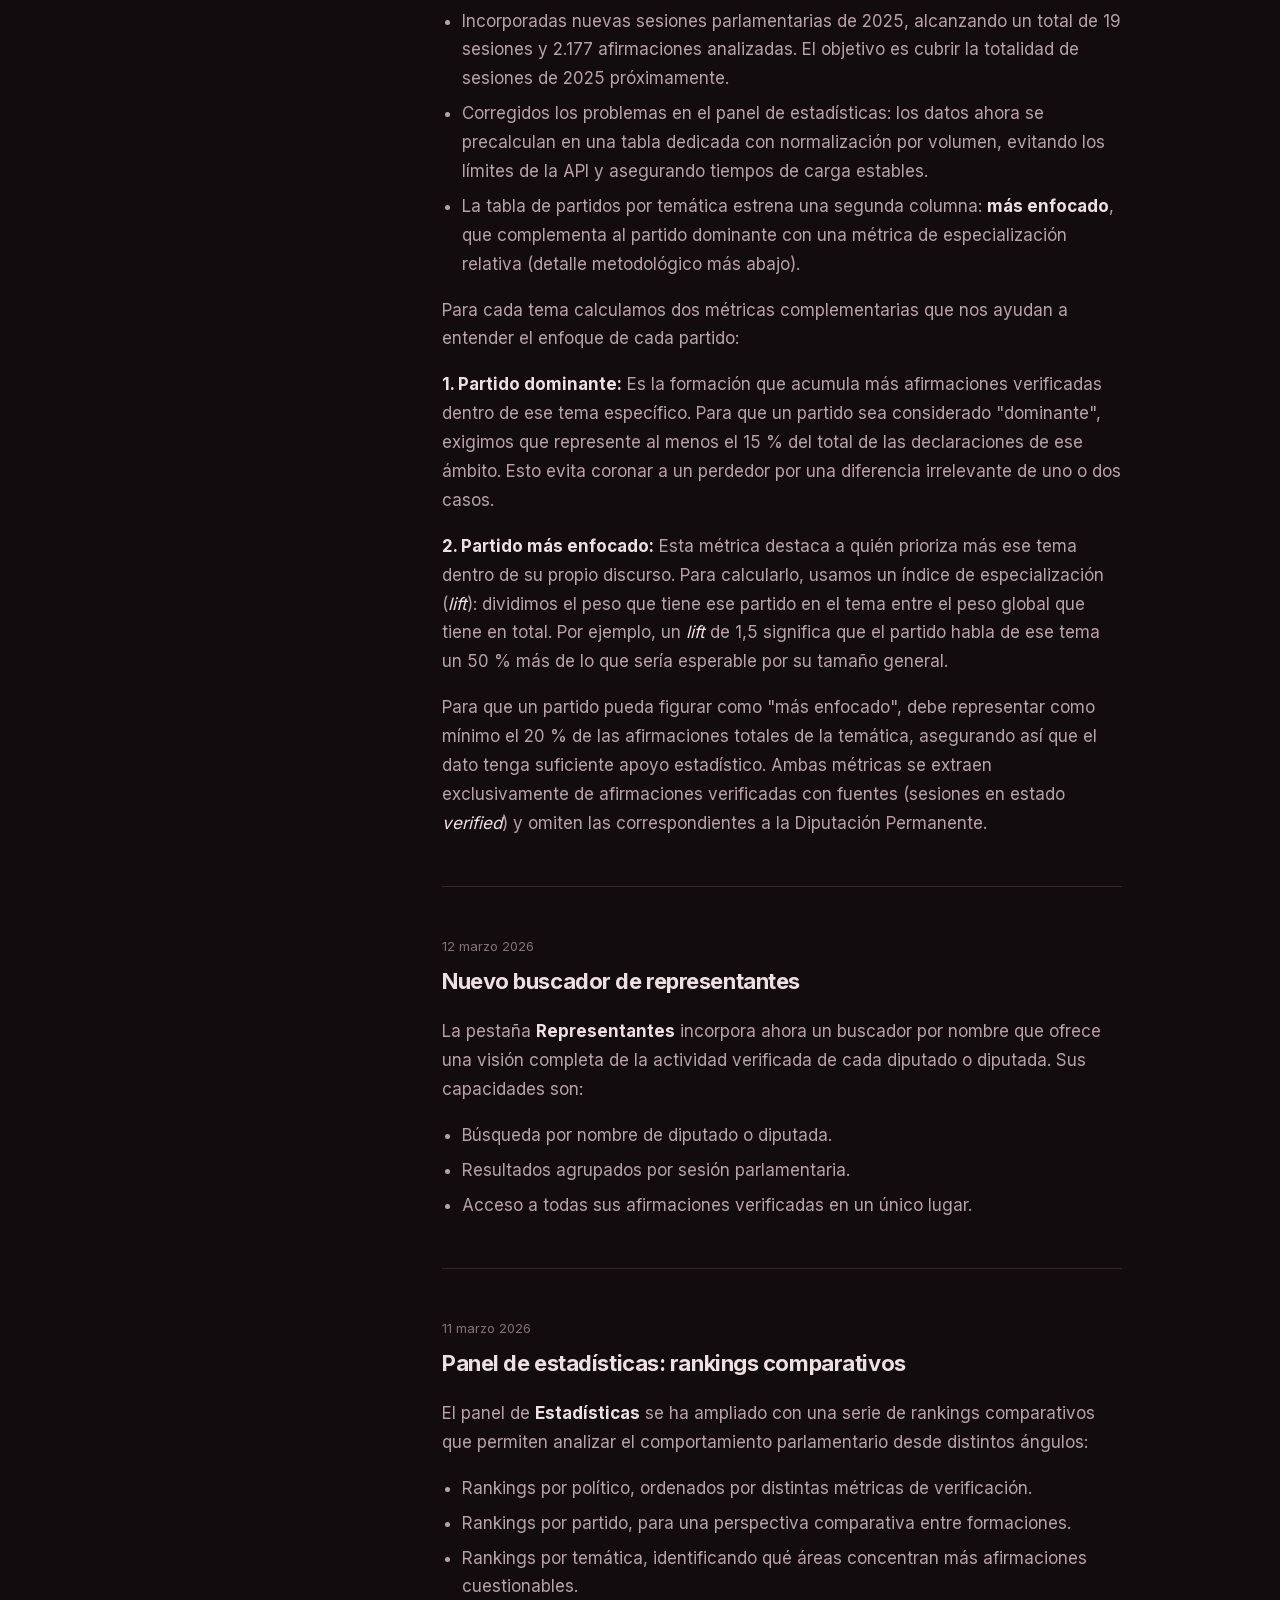
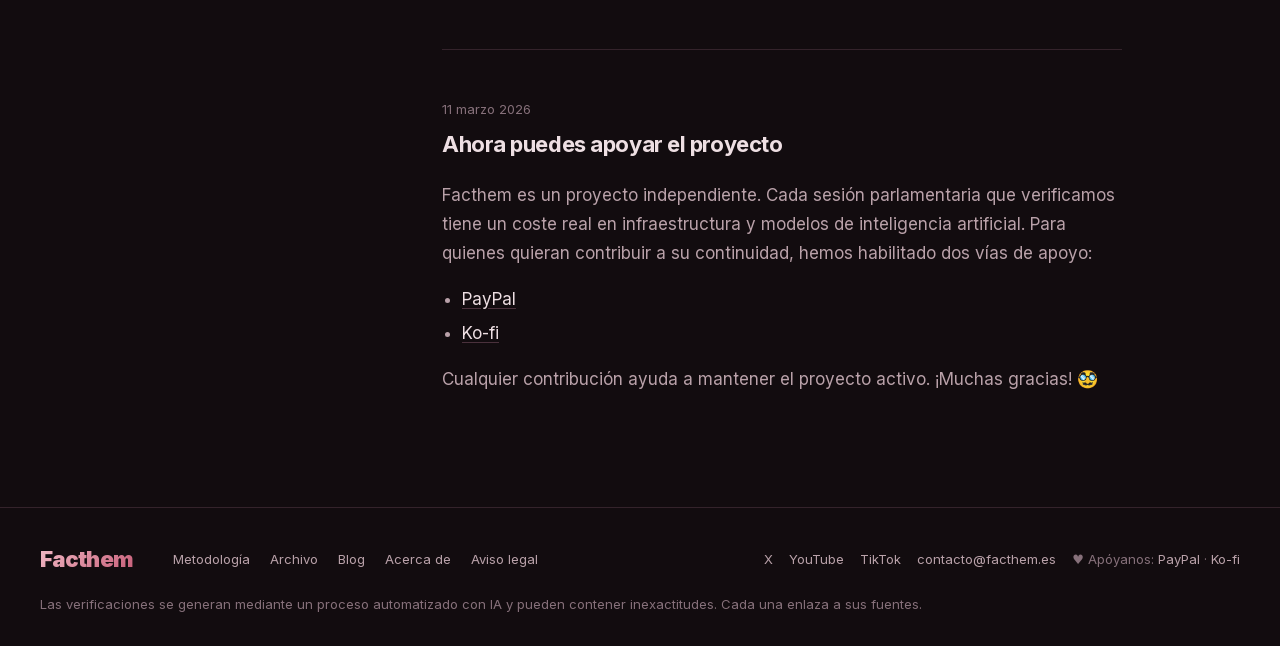
<file: blog.html>
<!DOCTYPE html>
<html lang="es">
<head>
  <meta charset="UTF-8" />
  <meta name="viewport" content="width=device-width, initial-scale=1.0" />
  <title>Blog — Facthem</title>
  <meta name="description" content="Actualizaciones y mejoras de Facthem, el verificador de afirmaciones parlamentarias." />
  <meta property="og:image" content="https://facthem.es/assets/portada_opt.png" />
  <meta name="twitter:image" content="https://facthem.es/assets/portada_opt.png" />
  <link rel="canonical" href="https://facthem.es/blog.html" />
  <!--#head-common--><link rel="icon" href="/assets/favicon.ico" sizes="any" /><link rel="icon" type="image/png" sizes="32x32" href="/assets/favicon-32x32.png" /><link rel="apple-touch-icon" href="/assets/apple-touch-icon.png" /><link rel="manifest" href="/assets/site.webmanifest" /><meta name="theme-color" content="#120c0f" /><link rel="preload" href="/assets/fonts/inter-latin.woff2" as="font" type="font/woff2" crossorigin /><link rel="stylesheet" href="/css/site.css?v=9f9237b4be" /><script>if(location.hostname==='facthem.es')addEventListener('load',function(){(function(w,d,s,l,i){w[l]=w[l]||[];w[l].push({'gtm.start':new Date().getTime(),event:'gtm.js'});var f=d.getElementsByTagName(s)[0],j=d.createElement(s),dl=l!='dataLayer'?'&l='+l:'';j.async=true;j.src='https://www.googletagmanager.com/gtm.js?id='+i+dl;f.parentNode.insertBefore(j,f);})(window,document,'script','dataLayer','GTM-M6ZJVS39');});</script><!--/head-common-->
</head>
<body class="doc-page">
  <!--#gtm-body--><noscript><iframe src="https://www.googletagmanager.com/ns.html?id=GTM-M6ZJVS39" height="0" width="0" style="display:none;visibility:hidden"></iframe></noscript><!--/gtm-body-->
  <!--#topbar active=""--><a class="skip" href="#main">Saltar al contenido</a><header class="topbar" id="topbar"><a class="wordmark" href="/" aria-label="Facthem, inicio">Facthem</a><nav class="nav" aria-label="Principal"><a href="/">Sesiones</a><a href="/live/">Directos</a><a href="/representantes.html">Representantes</a><a href="/estadisticas.html">Estadísticas</a><a href="/metodologia.html">Metodología</a><span class="nav-ink" aria-hidden="true"></span></nav><div class="topbar-right"><div class="psearch psearch-top" role="search"><label class="psearch-box"><svg viewBox="0 0 24 24" width="14" height="14" aria-hidden="true"><circle cx="11" cy="11" r="7" fill="none" stroke="currentColor" stroke-width="2"/><path d="m20 20-3.5-3.5" stroke="currentColor" stroke-width="2" stroke-linecap="round"/></svg><span class="sr">Buscar representante</span><input type="search" class="psearch-input" placeholder="Buscar diputado o ministro" autocomplete="off" spellcheck="false" role="combobox" aria-expanded="false" aria-autocomplete="list" /><kbd aria-hidden="true">/</kbd></label><ul class="psearch-list" role="listbox" hidden></ul></div><a class="live-chip" href="/live/" data-live hidden><span class="pulse" aria-hidden="true"></span>En directo</a><button type="button" class="menu-btn" aria-expanded="false" aria-controls="mnav" aria-label="Menú"><span></span><span></span><span></span></button></div></header><nav class="mnav" id="mnav" aria-label="Menú" hidden><a href="/">Sesiones</a><a href="/live/">Directos</a><a href="/representantes.html">Representantes</a><a href="/estadisticas.html">Estadísticas</a><a href="/metodologia.html">Metodología</a></nav><!--/topbar-->
  <main class="page doc" id="main">
    <aside class="doc-toc" aria-label="En esta página"><p class="toc-label">En esta página</p><ol><li><a href="#fe-de-errores-la-cuota-ferroviaria-de-mercancias-era-del-pai">Fe de errores: la cuota ferroviaria de mercancías era del País Vasco, no de España</a></li><li><a href="#nueva-metodologia-de-verificacion-por-niveles-de-fuente">Nueva metodología de verificación por niveles de fuente</a></li><li><a href="#calculadora-de-salarios-y-llega-facthem-eu">Calculadora de salarios y llega Facthem EU</a></li><li><a href="#mas-paginas-indexables-mas-transparencia-y-una-nueva-seccion">Más páginas indexables, más transparencia y una nueva sección Acerca de</a></li><li><a href="#superamos-los-3-100-claims-verificados-y-estrenamos-canal-de">Superamos los 3.100 claims verificados — y estrenamos canal de YouTube</a></li><li><a href="#35-sesiones-casi-3-000-afirmaciones-y-nuevas-mejoras">35 sesiones, casi 3.000 afirmaciones y nuevas mejoras</a></li><li><a href="#mas-sesiones-y-mejores-estadisticas">Más sesiones y mejores estadísticas</a></li><li><a href="#nuevo-buscador-de-representantes">Nuevo buscador de representantes</a></li><li><a href="#panel-de-estadisticas-rankings-comparativos">Panel de estadísticas: rankings comparativos</a></li><li><a href="#ahora-puedes-apoyar-el-proyecto">Ahora puedes apoyar el proyecto</a></li></ol></aside>
    <article class="doc-body">

    <h1>Blog</h1>
    <p class="doc-meta">Actualizaciones y mejoras de Facthem</p>

    <!-- ── Posts (más reciente primero) ──────────────────────────────────── -->

    <article class="blog-post">
      <time datetime="2026-10-05">5 octubre 2026</time>
      <h2 id="fe-de-errores-la-cuota-ferroviaria-de-mercancias-era-del-pai">Fe de errores: la cuota ferroviaria de mercancías era del País Vasco, no de España</h2>
      <p>
        El 22 de septiembre, en el pleno del Congreso, el diputado de EH Bildu Mikel Otero afirmó que «la cuota
        de mercancías en tren» era «menor del 2 %». Publicamos esa afirmación como <strong>Subestimado</strong>.
      </p>
      <p>
        Hoy el propio Otero nos ha escrito para pedirnos un «fact check inverso»: su dato no se refería a toda
        España, sino a la Comunidad Autónoma del País Vasco, dentro de un debate con el PNV sobre la red
        ferroviaria vasca. Hemos repasado la intervención y <strong>tiene razón</strong>.
      </p>
      <figure>
        <a href="https://x.com/otero_mikel" target="_blank" rel="noopener" style="border:0">
          <img src="assets/blog/otero-tweet-2026-10-05.png" width="1152" height="738" loading="lazy"
            alt="Tuit de Mikel Otero (@otero_mikel) a @facthem_es: «Creo que tenemos que hacer un fact check inverso. Mi referencia a que el transporte de mercancías es inferior a un 2% no era para todo el estado, sino para la CAPV, en un diálogo con el PNV. En concreto, la cuota modal está en torno al 1,8%. Repasad la intervención.»">
        </a>
        <figcaption>Mensaje de Mikel Otero a @facthem_es, 5 de octubre de 2026.</figcaption>
      </figure>
      <p>
        <strong>Qué falló.</strong> Nuestro sistema interpretó, erróneamente, que Otero hablaba del conjunto de
        España y no del País Vasco.
      </p>
      <p><strong>Qué hemos corregido.</strong></p>
      <ul>
        <li>Hemos reformulado la afirmación con su ámbito correcto: <em>«La cuota de mercancías transportadas por
          ferrocarril en el País Vasco es inferior al 2 %»</em>.</li>
        <li>La hemos vuelto a verificar. El dato autonómico más reciente que hemos encontrado, del Gobierno Vasco,
          es compatible con lo que dijo, pero tiene varios años y no hemos localizado cifras oficiales
          actualizadas. El veredicto pasa a <strong>No verificable</strong>. Puedes ver la ficha actualizada
          <a href="claim/la-cuota-de-mercancias-transportadas-por-ferrocarril-en-49638255.html">aquí</a>.</li>
      </ul>
      <p>
        <strong>Qué cambia a partir de ahora.</strong> Hemos mejorado el sistema para que detecte mejor este tipo
        de situaciones y no asuma que España es el contexto del que se habla.
      </p>
      <p>
        Gracias a Mikel Otero por avisarnos. Verificamos a todos los grupos con el mismo criterio, y eso incluye
        corregirnos cuando nos equivocamos. Si detectas un error en cualquier ficha, escríbenos.
      </p>
      <p>
        Mantener Facthem implica costes reales de infraestructura y modelos de IA. Si el proyecto te resulta
        útil, cualquier contribución ayuda a que sigamos adelante. 🥸
      </p>
      <div class="donate-row">
        <a href="https://ko-fi.com/hugocasero" class="btn btn-ghost btn-sm" target="_blank" rel="noopener">Ko-fi</a>
        <a href="https://paypal.me/hcasero" class="btn btn-ghost btn-sm" target="_blank" rel="noopener">PayPal</a>
      </div>
    </article>

    <hr class="doc-hr" />

    <article class="blog-post">
      <time datetime="2026-07-20">20 julio 2026</time>
      <h2 id="nueva-metodologia-de-verificacion-por-niveles-de-fuente">Nueva metodología de verificación por niveles de fuente</h2>
      <p>
        A partir de la primera sesión posterior al pleno del 18 de junio de 2026, Facthem estrena una forma
        más matizada de asignar veredictos. En lugar de un único umbral, el sistema clasifica cada afirmación
        según el nivel de las fuentes que respaldan el dato.
      </p>
      <ul>
        <li><strong>Fuente oficial:</strong> cuando una institución pública, un organismo estadístico oficial
          o una organización intergubernamental (INE, Banco de España, Eurostat, OCDE, Banco Mundial) confirma
          directamente el dato, la afirmación se marca como <strong>Confirmado</strong>.</li>
        <li><strong>Una sola fuente secundaria:</strong> cuando el respaldo procede de un único medio de
          referencia que cita datos oficiales, sin fuente primaria ni una segunda fuente independiente que lo
          corrobore, la afirmación pasa a <strong>Confirmado con matices</strong>. El dato es correcto, pero se
          apoya en una sola fuente.</li>
        <li><strong>Dos o más fuentes secundarias distintas:</strong> cuando varias fuentes independientes
          coinciden sin depender entre sí, la afirmación se marca como <strong>Confirmado</strong>.</li>
      </ul>
      <p>
        El cambio principal está en el escalón intermedio. Hasta ahora, una afirmación respaldada por una única
        fuente secundaria quedaba como No verificable, aunque el dato fuese correcto. Con la nueva metodología
        esa afirmación recibe un veredicto útil (Confirmado con matices) que refleja tanto que el dato se
        sostiene como que la evidencia es más limitada. Así recuperamos muchas afirmaciones que antes se
        quedaban sin conclusión.
      </p>
      <p>
        Los veredictos que refutan una afirmación (Falso, Sobreestimado, Subestimado) mantienen el listón alto:
        siguen exigiendo al menos una fuente primaria oficial o dos fuentes secundarias independientes. Una sola
        fuente nunca basta para desmentir a nadie.
      </p>
      <p>
        Este criterio se aplica a las sesiones procesadas a partir de la siguiente al pleno del 18 de junio de
        2026. Los veredictos de sesiones anteriores conservan la metodología con la que se generaron. Puedes
        consultar el detalle completo en la <a href="metodologia.html">página de metodología</a>.
      </p>
      <p>
        Mantener Facthem implica costes reales de infraestructura y modelos de IA. Si el proyecto te resulta
        útil, cualquier contribución ayuda a que sigamos adelante. 🥸
      </p>
      <div class="donate-row">
        <a href="https://ko-fi.com/hugocasero" class="btn btn-ghost btn-sm" target="_blank" rel="noopener">Ko-fi</a>
        <a href="https://paypal.me/hcasero" class="btn btn-ghost btn-sm" target="_blank" rel="noopener">PayPal</a>
      </div>
    </article>

    <hr class="doc-hr" />

    <article class="blog-post">
      <time datetime="2026-05-09">9 mayo 2026</time>
      <h2 id="calculadora-de-salarios-y-llega-facthem-eu">Calculadora de salarios y llega Facthem EU</h2>
      <p>
        Esta semana traemos dos novedades importantes. La primera, una herramienta nueva dentro del buscador de
        representantes para entender mejor cuánto cobra cada diputado o diputada del Congreso.
      </p>
      <ul>
        <li>Nueva <strong>calculadora de salario parlamentario</strong> integrada en la ficha de cada representante:
          desglosa la asignación constitucional, complementos por cargo, indemnizaciones y otros conceptos para que
          puedas ver de forma clara cuánto percibe cada diputado o diputada.</li>
        <li>Datos basados en las cuantías publicadas oficialmente por el Congreso de los Diputados.</li>
      </ul>
      <p>
        La segunda noticia es la llegada de <strong>Facthem EU</strong>, la versión europea del proyecto centrada en
        el Parlamento Europeo. Misma metodología, mismo enfoque independiente, ahora aplicado al debate comunitario.
        Puedes visitarla en <a href="https://facthem.eu" target="_blank" rel="noopener">facthem.eu</a>.
      </p>
      <p>
        Junto con la web estrenamos también el canal de YouTube de Facthem EU, donde publicaremos clips de las
        afirmaciones más relevantes en Bruselas y Estrasburgo. Suscríbete aquí:
        <a href="https://www.youtube.com/@facthem_eu" target="_blank" rel="noopener">@facthem_eu</a>.
      </p>
      <p>
        Mantener Facthem y ahora también Facthem EU implica costes reales de infraestructura y modelos de IA. Si el
        proyecto te resulta útil, cualquier contribución ayuda a que sigamos adelante. 🥸
      </p>
      <div class="donate-row">
        <a href="https://ko-fi.com/hugocasero" class="btn btn-ghost btn-sm" target="_blank" rel="noopener">Ko-fi</a>
        <a href="https://paypal.me/hcasero" class="btn btn-ghost btn-sm" target="_blank" rel="noopener">PayPal</a>
      </div>
    </article>

    <hr class="doc-hr" />

    <article class="blog-post">
      <time datetime="2026-05-05">5 mayo 2026</time>
      <h2 id="mas-paginas-indexables-mas-transparencia-y-una-nueva-seccion">Más páginas indexables, más transparencia y una nueva sección Acerca de</h2>
      <p>
        Esta actualización se centra en hacer Facthem más fácil de encontrar, entender y compartir.
        Hemos mejorado la estructura pública del sitio para que cada afirmación tenga una página más
        clara y útil, tanto para lectores como para buscadores.
      </p>
      <ul>
        <li>Mejoras de <strong>SEO</strong>: las páginas de afirmaciones tienen URLs estables, metadatos sociales, enlaces canónicos y datos estructurados para que cada verificación pueda circular mejor fuera de la portada.</li>
        <li>Más <strong>transparencia metodológica</strong>: la página de metodología explica con más detalle cómo se obtienen las sesiones, cómo se extraen las afirmaciones y qué umbrales de evidencia se usan antes de publicar un veredicto.</li>
        <li>Nueva sección <strong>Acerca de</strong>: añadimos una página para explicar quién mantiene Facthem, por qué existe el proyecto y qué costes implica procesar sesiones parlamentarias con modelos de IA.</li>
      </ul>
      <p>
        También hemos mejorado los enlaces compartibles de la sección de representantes: ahora puedes abrir
        directamente el perfil de un parlamentario con una URL y ver sus afirmaciones verificadas sin tener
        que repetir la búsqueda.
      </p>
      <p>
        Facthem sigue siendo un proyecto personal e independiente. Procesar sesiones parlamentarias implica
        costes de cómputo, infraestructura y uso de modelos de IA. Si el proyecto te resulta útil y quieres
        ayudar a mantenerlo en marcha, cualquier contribución ayuda. 🥸
      </p>
      <div class="donate-row">
        <a href="https://ko-fi.com/hugocasero" class="btn btn-ghost btn-sm" target="_blank" rel="noopener">Ko-fi</a>
        <a href="https://paypal.me/hcasero" class="btn btn-ghost btn-sm" target="_blank" rel="noopener">PayPal</a>
      </div>
    </article>

    <hr class="doc-hr" />

    <article class="blog-post">
      <time datetime="2026-04-21">21 abril 2026</time>
      <h2 id="superamos-los-3-100-claims-verificados-y-estrenamos-canal-de">Superamos los 3.100 claims verificados — y estrenamos canal de YouTube</h2>
      <p>
        Dos noticias esta semana. La primera: Facthem ha superado las <strong>3.100 afirmaciones verificadas</strong>
        en la base de datos, un hito que celebramos con nuevas sesiones parlamentarias en camino.
      </p>
      <p>
        La segunda: ya tenemos canal de YouTube. Publicaremos clips con las afirmaciones más llamativas.
        Puedes suscribirte aquí: <a href="https://www.youtube.com/@facthem_es" target="_blank" rel="noopener">@facthem_es</a>.
      </p>
      <p>Estos dos Shorts de ejemplo que hemos publicado:</p>
      <div class="yt-shorts-grid">
        <div class="yt-short">
          <iframe src="https://www.youtube.com/embed/QiUlSI--v1A"
            allow="accelerometer; autoplay; clipboard-write; encrypted-media; gyroscope; picture-in-picture"
            allowfullscreen title="Facthem Short — QiUlSI--v1A"></iframe>
        </div>
        <div class="yt-short">
          <iframe src="https://www.youtube.com/embed/OZV1ZZ2cS3M"
            allow="accelerometer; autoplay; clipboard-write; encrypted-media; gyroscope; picture-in-picture"
            allowfullscreen title="Facthem Short — OZV1ZZ2cS3M"></iframe>
        </div>
      </div>
      <p>
        Si el proyecto te resulta útil, comparte los vídeos o apóyanos directamente:
        <a href="https://paypal.me/hcasero" target="_blank" rel="noopener">PayPal</a> ·
        <a href="https://ko-fi.com/hugocasero" target="_blank" rel="noopener">Ko-fi</a>
      </p>
    </article>

    <hr class="doc-hr" />

    <article class="blog-post">
      <time datetime="2026-04-04">4 abril 2026</time>
      <h2 id="35-sesiones-casi-3-000-afirmaciones-y-nuevas-mejoras">35 sesiones, casi 3.000 afirmaciones y nuevas mejoras</h2>
      <p>
        Facthem sigue creciendo. Hemos incorporado nuevas sesiones de marzo y varias sesiones antiguas de 2025,
        alcanzando ya <strong>35 sesiones parlamentarias</strong> analizadas y cerca de <strong>3.000
        afirmaciones</strong> verificadas en la base de datos.
      </p>
      <ul>
        <li>Mejoras en el pipeline de <strong>procesado y verificación</strong>: el sistema extrae más afirmaciones por
          pleno y las selecciona con mayor criterio, priorizando las que resultan más relevantes e interesantes.</li>
        <li>Mejor <strong>identificación de políticos</strong>: se han corregido y ampliado los mecanismos de detección
          de intervinientes para reducir errores de atribución.</li>
        <li>Ahora puedes saber si un político forma parte del <strong>Gobierno</strong> directamente desde la interfaz:
          el emoji 🏛️ aparece junto a su nombre en la búsqueda de representante y en la tarjeta del claim.</li>
        <li>El sistema para <strong>compartir afirmaciones</strong> ha sido mejorado, facilitando que puedas difundir
          cualquier verificación con un solo click.</li>
      </ul>
      <p>
        Si el proyecto te parece útil, recuerda que puedes apoyarlo con una donación y compartir las afirmaciones que
        encuentres más llamativas. Cada difusión ayuda a que más gente conozca Facthem.
        <a href="https://paypal.me/hcasero" target="_blank" rel="noopener">PayPal</a> ·
        <a href="https://ko-fi.com/hugocasero" target="_blank" rel="noopener">Ko-fi</a>
      </p>
    </article>

    <hr class="doc-hr" />

    <article class="blog-post">
      <time datetime="2026-03-13">13 marzo 2026</time>
      <h2 id="mas-sesiones-y-mejores-estadisticas">Más sesiones y mejores estadísticas</h2>
      <p>
        Esta actualización trae dos mejoras principales: ampliación del corpus de sesiones verificadas y corrección del
        panel de estadísticas.
      </p>
      <ul>
        <li>Incorporadas nuevas sesiones parlamentarias de 2025, alcanzando un total de 19 sesiones y 2.177 afirmaciones
          analizadas. El objetivo es cubrir la totalidad de sesiones de 2025 próximamente.</li>
        <li>Corregidos los problemas en el panel de estadísticas: los datos ahora se precalculan en una tabla dedicada
          con normalización por volumen, evitando los límites de la API y asegurando tiempos de carga estables.</li>
        <li>La tabla de partidos por temática estrena una segunda columna: <strong>más enfocado</strong>, que
          complementa al partido dominante con una métrica de especialización relativa (detalle metodológico más abajo).
        </li>
      </ul>
      <p>
        Para cada tema calculamos dos métricas complementarias que nos ayudan a entender el enfoque de cada partido:
      </p>
      <p>
        <strong>1. Partido dominante:</strong> Es la formación que acumula más afirmaciones verificadas dentro de ese
        tema específico. Para que un partido sea considerado "dominante", exigimos que represente al menos el 15&nbsp;%
        del total de las declaraciones de ese ámbito. Esto evita coronar a un perdedor por una diferencia irrelevante de
        uno o dos casos.
      </p>
      <p>
        <strong>2. Partido más enfocado:</strong> Esta métrica destaca a quién prioriza más ese tema dentro de su propio
        discurso. Para calcularlo, usamos un índice de especialización (<em>lift</em>): dividimos el peso que tiene ese
        partido en el tema entre el peso global que tiene en total. Por ejemplo, un <em>lift</em> de 1,5 significa que
        el partido habla de ese tema un 50&nbsp;% más de lo que sería esperable por su tamaño general.
      </p>
      <p>
        Para que un partido pueda figurar como "más enfocado", debe representar como mínimo el 20&nbsp;% de las
        afirmaciones totales de la temática, asegurando así que el dato tenga suficiente apoyo estadístico. Ambas
        métricas se extraen exclusivamente de afirmaciones verificadas con fuentes (sesiones en estado
        <em>verified</em>) y omiten las correspondientes a la Diputación Permanente.
      </p>
    </article>

    <hr class="doc-hr" />

    <article class="blog-post">
      <time datetime="2026-03-12">12 marzo 2026</time>
      <h2 id="nuevo-buscador-de-representantes">Nuevo buscador de representantes</h2>
      <p>
        La pestaña <strong>Representantes</strong> incorpora ahora un buscador por nombre que ofrece una visión completa
        de la actividad verificada de cada diputado o diputada. Sus capacidades son:
      </p>
      <ul>
        <li>Búsqueda por nombre de diputado o diputada.</li>
        <li>Resultados agrupados por sesión parlamentaria.</li>
        <li>Acceso a todas sus afirmaciones verificadas en un único lugar.</li>
      </ul>
    </article>

    <hr class="doc-hr" />

    <article class="blog-post">
      <time datetime="2026-03-11">11 marzo 2026</time>
      <h2 id="panel-de-estadisticas-rankings-comparativos">Panel de estadísticas: rankings comparativos</h2>
      <p>
        El panel de <strong>Estadísticas</strong> se ha ampliado con una serie de rankings comparativos que permiten
        analizar el comportamiento parlamentario desde distintos ángulos:
      </p>
      <ul>
        <li>Rankings por político, ordenados por distintas métricas de verificación.</li>
        <li>Rankings por partido, para una perspectiva comparativa entre formaciones.</li>
        <li>Rankings por temática, identificando qué áreas concentran más afirmaciones cuestionables.</li>
      </ul>
    </article>

    <hr class="doc-hr" />

    <article class="blog-post">
      <time datetime="2026-03-11">11 marzo 2026</time>
      <h2 id="ahora-puedes-apoyar-el-proyecto">Ahora puedes apoyar el proyecto</h2>
      <p>
        Facthem es un proyecto independiente. Cada sesión parlamentaria que verificamos tiene un coste real en
        infraestructura y modelos de inteligencia artificial. Para quienes quieran contribuir a su continuidad, hemos
        habilitado dos vías de apoyo:
      </p>
      <ul>
        <li><a href="https://paypal.me/hcasero" target="_blank" rel="noopener">PayPal</a></li>
        <li><a href="https://ko-fi.com/hugocasero" target="_blank" rel="noopener">Ko-fi</a></li>
      </ul>
      <p>Cualquier contribución ayuda a mantener el proyecto activo. ¡Muchas gracias! 🥸</p>
    </article>

    <!-- Para añadir un nuevo post, copia la estructura de arriba antes de este comentario -->
    </article>
  </main>
  <!--#footer--><footer class="footer"><div class="footer-inner"><span class="wordmark">Facthem</span><nav aria-label="Pie"><a href="/metodologia.html">Metodología</a><a href="/archive.html">Archivo</a><a href="/blog.html">Blog</a><a href="/acerca.html">Acerca de</a><a href="/aviso.html">Aviso legal</a></nav><div class="footer-social"><a href="https://x.com/facthem_es" target="_blank" rel="noopener">X</a><a href="https://www.youtube.com/@facthem_es" target="_blank" rel="noopener">YouTube</a><a href="https://www.tiktok.com/@facthem_es" target="_blank" rel="noopener">TikTok</a><a class="footer-email" href="#" data-u="contacto" data-d="facthem.es">Contacto</a><span class="footer-support">♥ Apóyanos: <a href="https://paypal.me/hcasero" target="_blank" rel="noopener">PayPal</a> · <a href="https://ko-fi.com/hugocasero" target="_blank" rel="noopener">Ko-fi</a></span></div><p class="footer-note">Las verificaciones se generan mediante un proceso automatizado con IA y pueden contener inexactitudes. Cada una enlaza a sus fuentes.</p></div></footer><!--/footer-->
  <script src="/js/ui.js?v=392164d43d" defer></script>
  <script src="/js/doc.js?v=0a6636d1b8" defer></script>
</body>
</html>
</file>
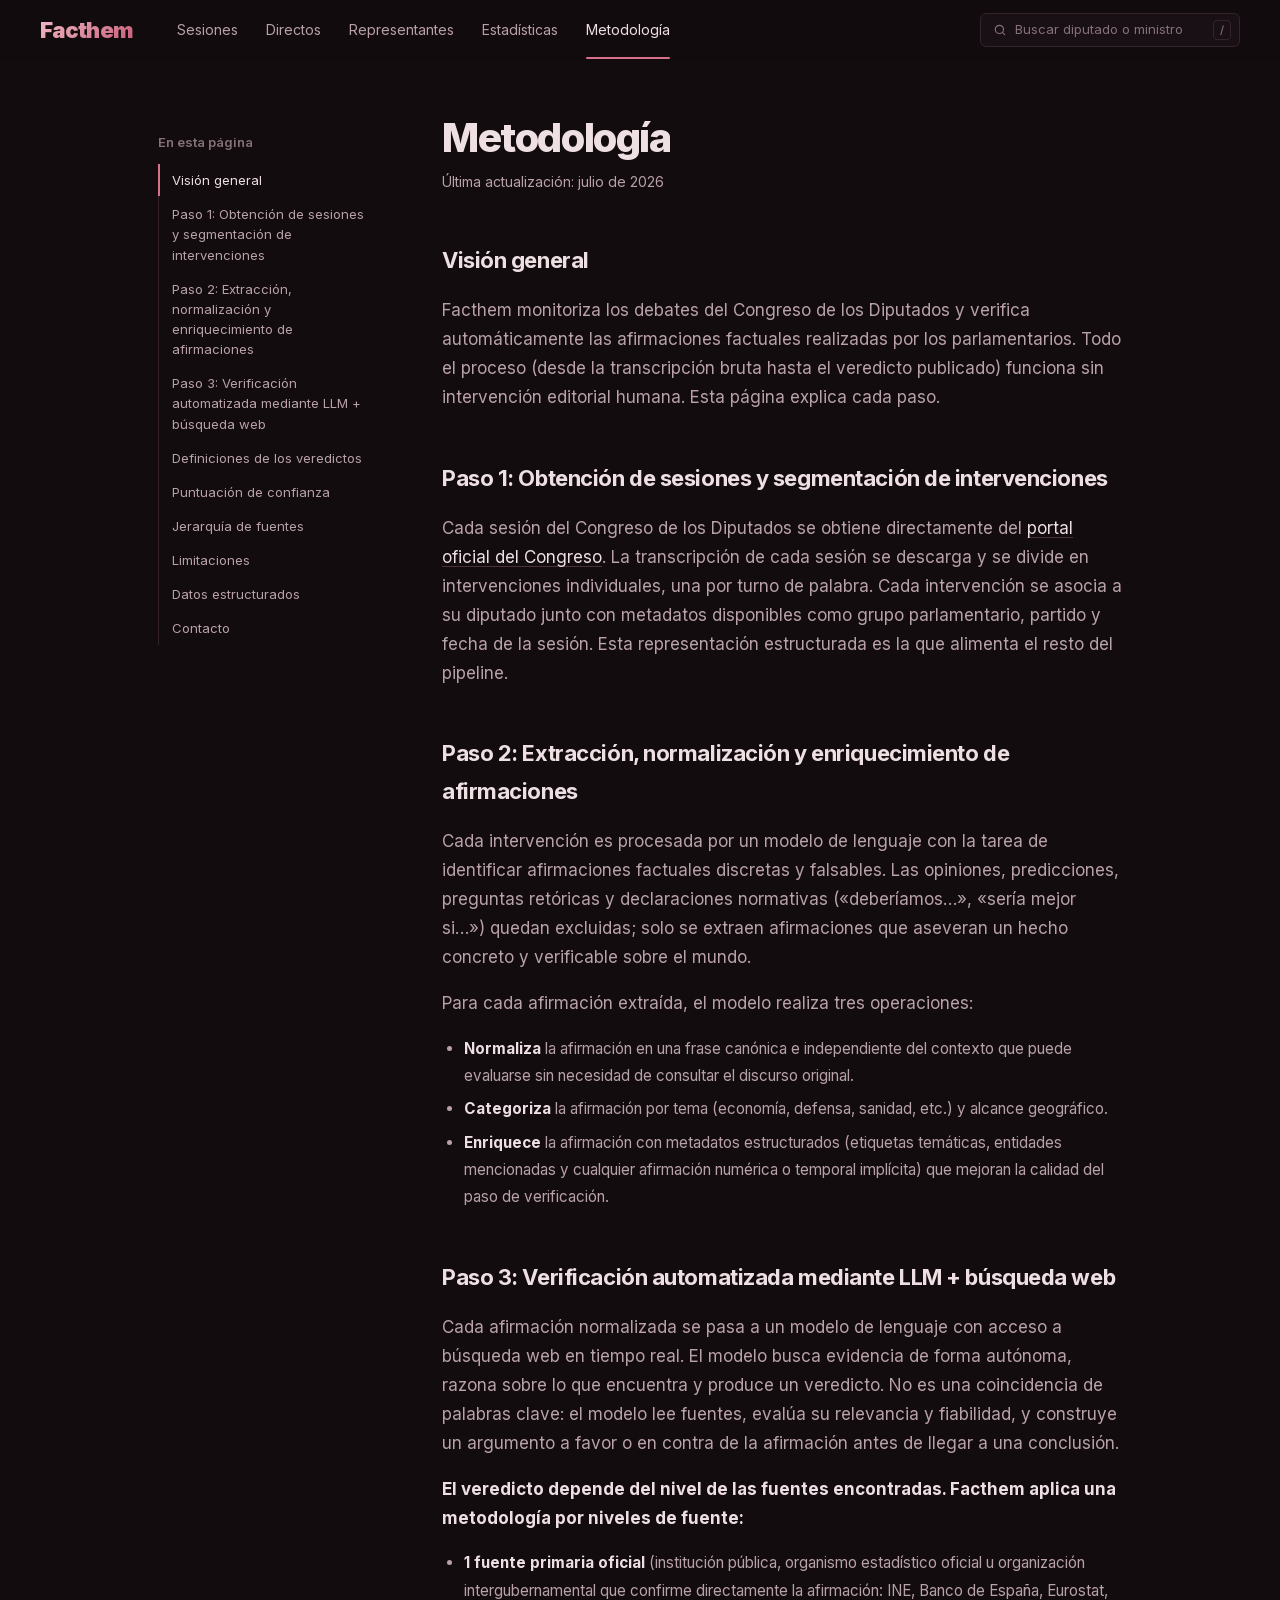
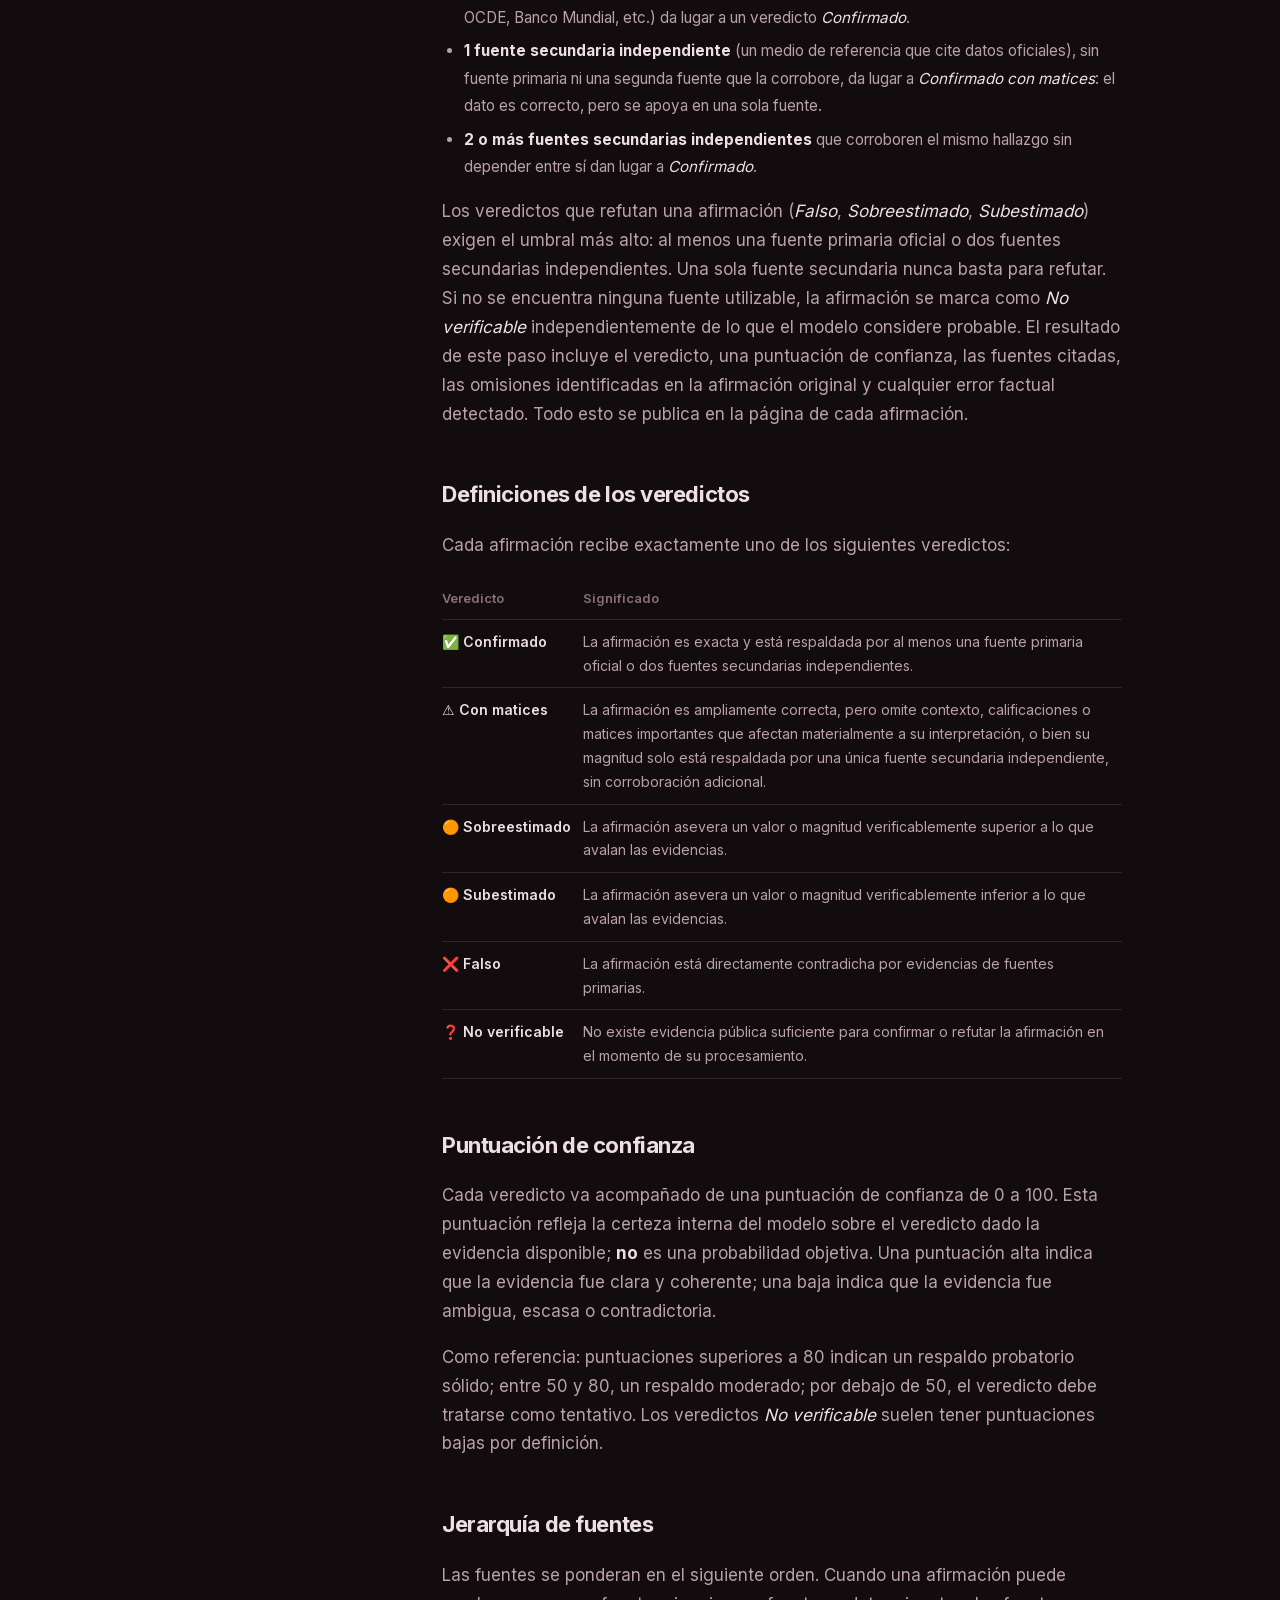
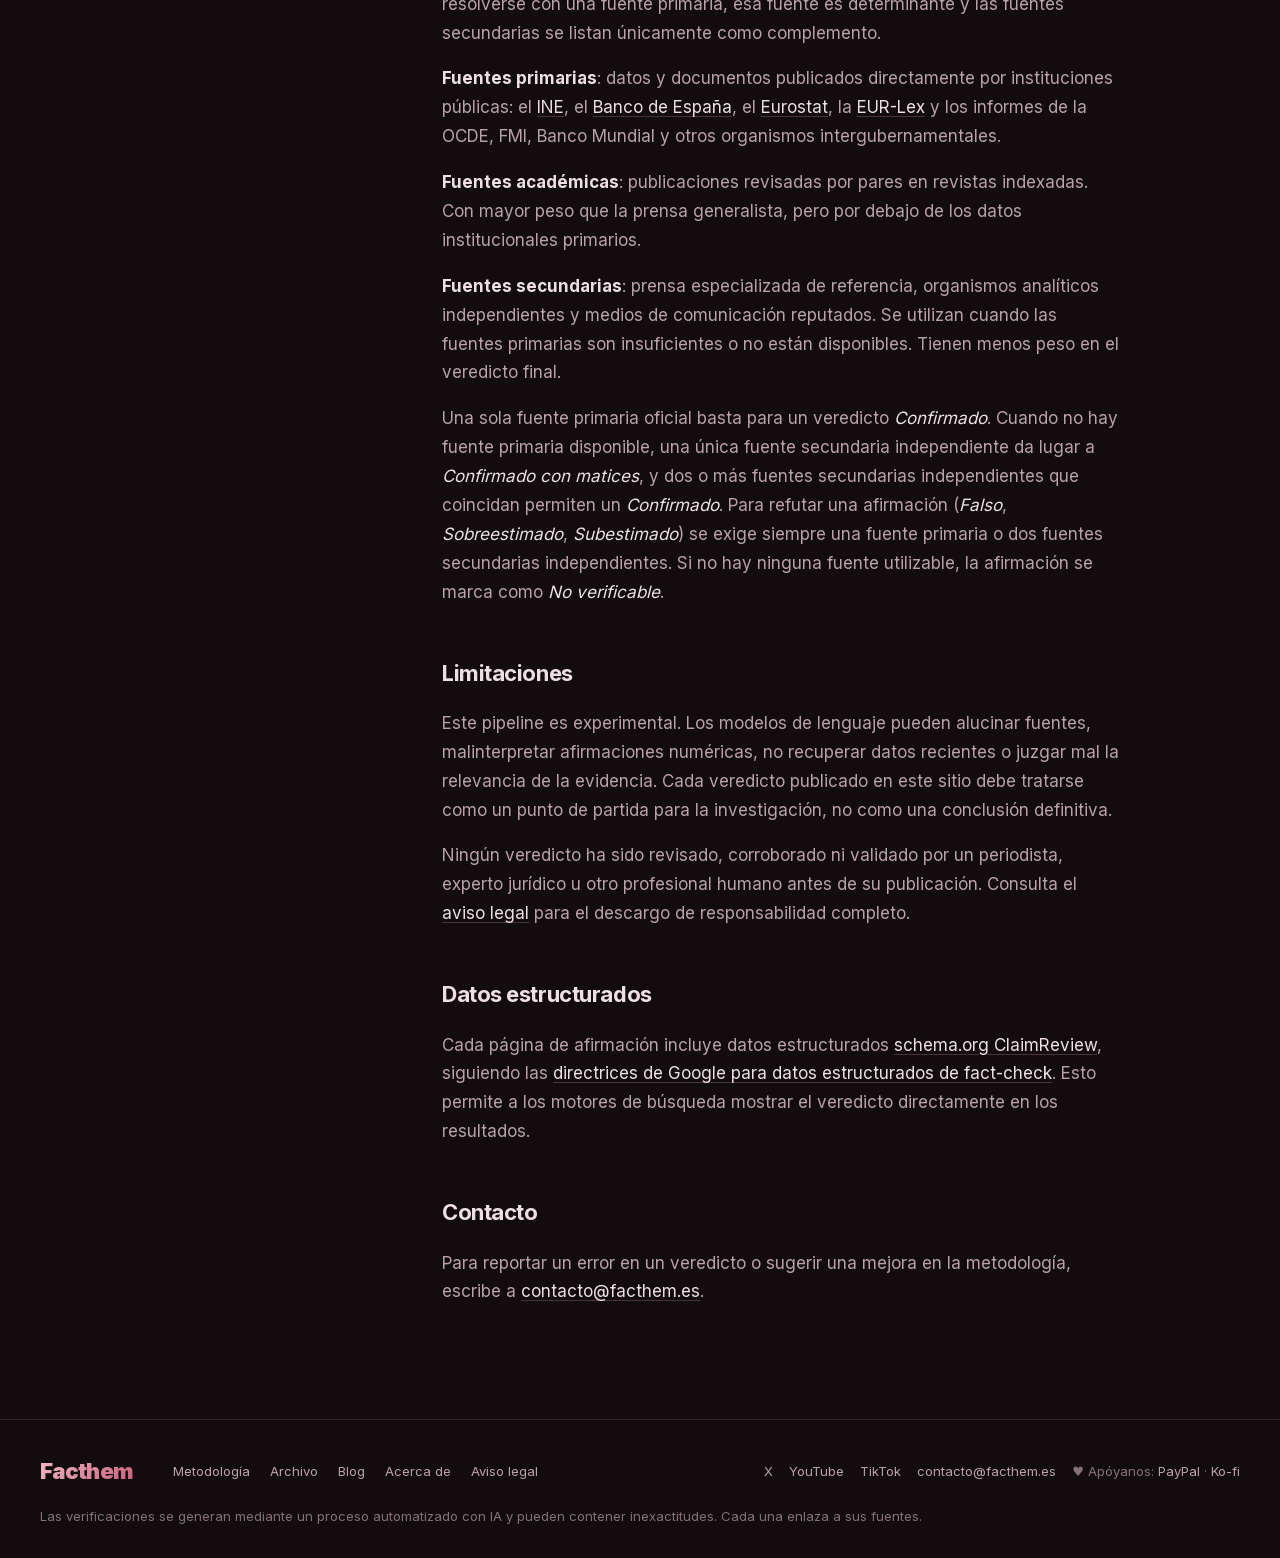
<file: metodologia.html>
<!DOCTYPE html>
<html lang="es">
<head>
  <meta charset="UTF-8" />
  <meta name="viewport" content="width=device-width, initial-scale=1.0" />
  <title>Metodología (Facthem)</title>
  <meta name="description" content="Cómo Facthem verifica las afirmaciones de los diputados del Congreso español usando modelos de IA y fuentes primarias." />
  <meta property="og:image" content="https://facthem.es/assets/portada_opt.png" />
  <meta name="twitter:image" content="https://facthem.es/assets/portada_opt.png" />
  <link rel="canonical" href="https://facthem.es/metodologia.html" />
  <!--#head-common--><link rel="icon" href="/assets/favicon.ico" sizes="any" /><link rel="icon" type="image/png" sizes="32x32" href="/assets/favicon-32x32.png" /><link rel="apple-touch-icon" href="/assets/apple-touch-icon.png" /><link rel="manifest" href="/assets/site.webmanifest" /><meta name="theme-color" content="#120c0f" /><link rel="preload" href="/assets/fonts/inter-latin.woff2" as="font" type="font/woff2" crossorigin /><link rel="stylesheet" href="/css/site.css?v=9f9237b4be" /><script>if(location.hostname==='facthem.es')addEventListener('load',function(){(function(w,d,s,l,i){w[l]=w[l]||[];w[l].push({'gtm.start':new Date().getTime(),event:'gtm.js'});var f=d.getElementsByTagName(s)[0],j=d.createElement(s),dl=l!='dataLayer'?'&l='+l:'';j.async=true;j.src='https://www.googletagmanager.com/gtm.js?id='+i+dl;f.parentNode.insertBefore(j,f);})(window,document,'script','dataLayer','GTM-M6ZJVS39');});</script><!--/head-common-->
</head>
<body class="doc-page">
  <!--#gtm-body--><noscript><iframe src="https://www.googletagmanager.com/ns.html?id=GTM-M6ZJVS39" height="0" width="0" style="display:none;visibility:hidden"></iframe></noscript><!--/gtm-body-->
  <!--#topbar active="metodologia"--><a class="skip" href="#main">Saltar al contenido</a><header class="topbar" id="topbar"><a class="wordmark" href="/" aria-label="Facthem, inicio">Facthem</a><nav class="nav" aria-label="Principal"><a href="/">Sesiones</a><a href="/live/">Directos</a><a href="/representantes.html">Representantes</a><a href="/estadisticas.html">Estadísticas</a><a href="/metodologia.html" class="is-active" aria-current="page">Metodología</a><span class="nav-ink" aria-hidden="true"></span></nav><div class="topbar-right"><div class="psearch psearch-top" role="search"><label class="psearch-box"><svg viewBox="0 0 24 24" width="14" height="14" aria-hidden="true"><circle cx="11" cy="11" r="7" fill="none" stroke="currentColor" stroke-width="2"/><path d="m20 20-3.5-3.5" stroke="currentColor" stroke-width="2" stroke-linecap="round"/></svg><span class="sr">Buscar representante</span><input type="search" class="psearch-input" placeholder="Buscar diputado o ministro" autocomplete="off" spellcheck="false" role="combobox" aria-expanded="false" aria-autocomplete="list" /><kbd aria-hidden="true">/</kbd></label><ul class="psearch-list" role="listbox" hidden></ul></div><a class="live-chip" href="/live/" data-live hidden><span class="pulse" aria-hidden="true"></span>En directo</a><button type="button" class="menu-btn" aria-expanded="false" aria-controls="mnav" aria-label="Menú"><span></span><span></span><span></span></button></div></header><nav class="mnav" id="mnav" aria-label="Menú" hidden><a href="/">Sesiones</a><a href="/live/">Directos</a><a href="/representantes.html">Representantes</a><a href="/estadisticas.html">Estadísticas</a><a href="/metodologia.html" aria-current="page">Metodología</a></nav><!--/topbar-->
  <main class="page doc" id="main">
    <aside class="doc-toc" aria-label="En esta página"><p class="toc-label">En esta página</p><ol><li><a href="#vision-general">Visión general</a></li><li><a href="#paso-1-obtencion-de-sesiones-y-segmentacion-de-intervencione">Paso 1: Obtención de sesiones y segmentación de intervenciones</a></li><li><a href="#paso-2-extraccion-normalizacion-y-enriquecimiento-de-afirmac">Paso 2: Extracción, normalización y enriquecimiento de afirmaciones</a></li><li><a href="#paso-3-verificacion-automatizada-mediante-llm-busqueda-web">Paso 3: Verificación automatizada mediante LLM + búsqueda web</a></li><li><a href="#definiciones-de-los-veredictos">Definiciones de los veredictos</a></li><li><a href="#puntuacion-de-confianza">Puntuación de confianza</a></li><li><a href="#jerarquia-de-fuentes">Jerarquía de fuentes</a></li><li><a href="#limitaciones">Limitaciones</a></li><li><a href="#datos-estructurados">Datos estructurados</a></li><li><a href="#contacto">Contacto</a></li></ol></aside>
    <article class="doc-body">

    <h1>Metodología</h1>
    <p class="doc-meta">Última actualización: julio de 2026</p>

    <h2 id="vision-general">Visión general</h2>
    <p>
      Facthem monitoriza los debates del Congreso de los Diputados y verifica automáticamente las
      afirmaciones factuales realizadas por los parlamentarios. Todo el proceso (desde la
      transcripción bruta hasta el veredicto publicado) funciona sin intervención editorial humana.
      Esta página explica cada paso.
    </p>
<h2 id="paso-1-obtencion-de-sesiones-y-segmentacion-de-intervencione">Paso 1: Obtención de sesiones y segmentación de intervenciones</h2>
    <p>
      Cada sesión del Congreso de los Diputados se obtiene directamente del
      <a href="https://www.congreso.es/es/busqueda-de-publicaciones" target="_blank" rel="noopener">portal oficial del Congreso</a>.
      La transcripción de cada sesión se descarga y se divide en intervenciones individuales,
      una por turno de palabra. Cada intervención se asocia a su diputado junto con metadatos
      disponibles como grupo parlamentario, partido y fecha de la sesión. Esta representación
      estructurada es la que alimenta el resto del pipeline.
    </p>
<h2 id="paso-2-extraccion-normalizacion-y-enriquecimiento-de-afirmac">Paso 2: Extracción, normalización y enriquecimiento de afirmaciones</h2>
    <p>
      Cada intervención es procesada por un modelo de lenguaje con la tarea de identificar
      afirmaciones factuales discretas y falsables. Las opiniones, predicciones, preguntas
      retóricas y declaraciones normativas («deberíamos…», «sería mejor si…») quedan excluidas;
      solo se extraen afirmaciones que aseveran un hecho concreto y verificable sobre el mundo.
    </p>
    <p>
      Para cada afirmación extraída, el modelo realiza tres operaciones:
    </p>
    <ul style="font-size:.95rem;line-height:1.8;padding-left:1.4rem;margin-bottom:1rem">
      <li><strong>Normaliza</strong> la afirmación en una frase canónica e independiente del contexto que puede evaluarse sin necesidad de consultar el discurso original.</li>
      <li><strong>Categoriza</strong> la afirmación por tema (economía, defensa, sanidad, etc.) y alcance geográfico.</li>
      <li><strong>Enriquece</strong> la afirmación con metadatos estructurados (etiquetas temáticas, entidades mencionadas y cualquier afirmación numérica o temporal implícita) que mejoran la calidad del paso de verificación.</li>
    </ul>
<h2 id="paso-3-verificacion-automatizada-mediante-llm-busqueda-web">Paso 3: Verificación automatizada mediante LLM + búsqueda web</h2>
    <p>
      Cada afirmación normalizada se pasa a un modelo de lenguaje con acceso a búsqueda web en
      tiempo real. El modelo busca evidencia de forma autónoma, razona sobre lo que encuentra y
      produce un veredicto. No es una coincidencia de palabras clave: el modelo lee fuentes, evalúa
      su relevancia y fiabilidad, y construye un argumento a favor o en contra de la afirmación
      antes de llegar a una conclusión.
    </p>
    <p>
      <strong>El veredicto depende del nivel de las fuentes encontradas. Facthem aplica una metodología por
      niveles de fuente:</strong>
    </p>
    <ul style="font-size:.95rem;line-height:1.8;padding-left:1.4rem;margin-bottom:1rem">
      <li><strong>1 fuente primaria oficial</strong> (institución pública, organismo estadístico oficial u organización intergubernamental que confirme directamente la afirmación: INE, Banco de España, Eurostat, OCDE, Banco Mundial, etc.) da lugar a un veredicto <em>Confirmado</em>.</li>
      <li><strong>1 fuente secundaria independiente</strong> (un medio de referencia que cite datos oficiales), sin fuente primaria ni una segunda fuente que la corrobore, da lugar a <em>Confirmado con matices</em>: el dato es correcto, pero se apoya en una sola fuente.</li>
      <li><strong>2 o más fuentes secundarias independientes</strong> que corroboren el mismo hallazgo sin depender entre sí dan lugar a <em>Confirmado</em>.</li>
    </ul>
    <p>
      Los veredictos que refutan una afirmación (<em>Falso</em>, <em>Sobreestimado</em>, <em>Subestimado</em>)
      exigen el umbral más alto: al menos una fuente primaria oficial o dos fuentes secundarias independientes.
      Una sola fuente secundaria nunca basta para refutar. Si no se encuentra ninguna fuente utilizable, la
      afirmación se marca como <em>No verificable</em> independientemente de lo que el modelo considere probable.
      El resultado de este paso incluye el veredicto, una puntuación de confianza, las fuentes citadas, las
      omisiones identificadas en la afirmación original y cualquier error factual detectado. Todo esto se
      publica en la página de cada afirmación.
    </p>
<h2 id="definiciones-de-los-veredictos">Definiciones de los veredictos</h2>
    <p>Cada afirmación recibe exactamente uno de los siguientes veredictos:</p>

    <table class="verdict-table">
      <thead>
        <tr>
          <th>Veredicto</th>
          <th>Significado</th>
        </tr>
      </thead>
      <tbody>
        <tr>
          <td>✅ Confirmado</td>
          <td>La afirmación es exacta y está respaldada por al menos una fuente primaria oficial o dos fuentes secundarias independientes.</td>
        </tr>
        <tr>
          <td>⚠️ Con matices</td>
          <td>La afirmación es ampliamente correcta, pero omite contexto, calificaciones o matices importantes que afectan materialmente a su interpretación, o bien su magnitud solo está respaldada por una única fuente secundaria independiente, sin corroboración adicional.</td>
        </tr>
        <tr>
          <td>🟠 Sobreestimado</td>
          <td>La afirmación asevera un valor o magnitud verificablemente superior a lo que avalan las evidencias.</td>
        </tr>
        <tr>
          <td>🟠 Subestimado</td>
          <td>La afirmación asevera un valor o magnitud verificablemente inferior a lo que avalan las evidencias.</td>
        </tr>
        <tr>
          <td>❌ Falso</td>
          <td>La afirmación está directamente contradicha por evidencias de fuentes primarias.</td>
        </tr>
        <tr>
          <td>❓ No verificable</td>
          <td>No existe evidencia pública suficiente para confirmar o refutar la afirmación en el momento de su procesamiento.</td>
        </tr>
      </tbody>
    </table>
<h2 id="puntuacion-de-confianza">Puntuación de confianza</h2>
    <p>
      Cada veredicto va acompañado de una puntuación de confianza de 0 a 100. Esta puntuación
      refleja la certeza interna del modelo sobre el veredicto dado la evidencia disponible;
      <strong>no</strong> es una probabilidad objetiva. Una puntuación alta indica que la evidencia
      fue clara y coherente; una baja indica que la evidencia fue ambigua, escasa o contradictoria.
    </p>
    <p>
      Como referencia: puntuaciones superiores a 80 indican un respaldo probatorio sólido; entre 50
      y 80, un respaldo moderado; por debajo de 50, el veredicto debe tratarse como tentativo.
      Los veredictos <em>No verificable</em> suelen tener puntuaciones bajas por definición.
    </p>
<h2 id="jerarquia-de-fuentes">Jerarquía de fuentes</h2>
    <p>
      Las fuentes se ponderan en el siguiente orden. Cuando una afirmación puede resolverse con una
      fuente primaria, esa fuente es determinante y las fuentes secundarias se listan únicamente
      como complemento.
    </p>
    <p>
      <strong>Fuentes primarias</strong>: datos y documentos publicados directamente por
      instituciones públicas: el <a href="https://www.ine.es" target="_blank" rel="noopener">INE</a>,
      el <a href="https://www.bde.es" target="_blank" rel="noopener">Banco de España</a>,
      el <a href="https://ec.europa.eu/eurostat" target="_blank" rel="noopener">Eurostat</a>,
      la <a href="https://eur-lex.europa.eu" target="_blank" rel="noopener">EUR-Lex</a>
      y los informes de la OCDE, FMI, Banco Mundial y otros organismos intergubernamentales.
    </p>
    <p>
      <strong>Fuentes académicas</strong>: publicaciones revisadas por pares en revistas indexadas.
      Con mayor peso que la prensa generalista, pero por debajo de los datos institucionales primarios.
    </p>
    <p>
      <strong>Fuentes secundarias</strong>: prensa especializada de referencia, organismos analíticos
      independientes y medios de comunicación reputados. Se utilizan cuando las fuentes primarias son
      insuficientes o no están disponibles. Tienen menos peso en el veredicto final.
    </p>
    <p>
      Una sola fuente primaria oficial basta para un veredicto <em>Confirmado</em>. Cuando no hay fuente
      primaria disponible, una única fuente secundaria independiente da lugar a <em>Confirmado con matices</em>,
      y dos o más fuentes secundarias independientes que coincidan permiten un <em>Confirmado</em>. Para refutar
      una afirmación (<em>Falso</em>, <em>Sobreestimado</em>, <em>Subestimado</em>) se exige siempre una fuente
      primaria o dos fuentes secundarias independientes. Si no hay ninguna fuente utilizable, la afirmación se
      marca como <em>No verificable</em>.
    </p>
<h2 id="limitaciones">Limitaciones</h2>
    <p>
      Este pipeline es experimental. Los modelos de lenguaje pueden alucinar fuentes, malinterpretar
      afirmaciones numéricas, no recuperar datos recientes o juzgar mal la relevancia de la
      evidencia. Cada veredicto publicado en este sitio debe tratarse como un punto de partida para
      la investigación, no como una conclusión definitiva.
    </p>
    <p>
      Ningún veredicto ha sido revisado, corroborado ni validado por un periodista, experto jurídico
      u otro profesional humano antes de su publicación. Consulta el
      <a href="aviso.html">aviso legal</a> para el descargo de responsabilidad completo.
    </p>
<h2 id="datos-estructurados">Datos estructurados</h2>
    <p>
      Cada página de afirmación incluye datos estructurados
      <a href="https://schema.org/ClaimReview" target="_blank" rel="noopener">schema.org ClaimReview</a>,
      siguiendo las
      <a href="https://developers.google.com/search/docs/appearance/structured-data/factcheck" target="_blank" rel="noopener">directrices de Google para datos estructurados de fact-check</a>.
      Esto permite a los motores de búsqueda mostrar el veredicto directamente en los resultados.
    </p>
<h2 id="contacto">Contacto</h2>
    <p>
      Para reportar un error en un veredicto o sugerir una mejora en la metodología, escribe a
      <a class="footer-email" data-u="contacto" href="#" aria-label="Dirección de contacto"></a>.
    </p>
    </article>
  </main>
  <!--#footer--><footer class="footer"><div class="footer-inner"><span class="wordmark">Facthem</span><nav aria-label="Pie"><a href="/metodologia.html">Metodología</a><a href="/archive.html">Archivo</a><a href="/blog.html">Blog</a><a href="/acerca.html">Acerca de</a><a href="/aviso.html">Aviso legal</a></nav><div class="footer-social"><a href="https://x.com/facthem_es" target="_blank" rel="noopener">X</a><a href="https://www.youtube.com/@facthem_es" target="_blank" rel="noopener">YouTube</a><a href="https://www.tiktok.com/@facthem_es" target="_blank" rel="noopener">TikTok</a><a class="footer-email" href="#" data-u="contacto" data-d="facthem.es">Contacto</a><span class="footer-support">♥ Apóyanos: <a href="https://paypal.me/hcasero" target="_blank" rel="noopener">PayPal</a> · <a href="https://ko-fi.com/hugocasero" target="_blank" rel="noopener">Ko-fi</a></span></div><p class="footer-note">Las verificaciones se generan mediante un proceso automatizado con IA y pueden contener inexactitudes. Cada una enlaza a sus fuentes.</p></div></footer><!--/footer-->
  <script src="/js/ui.js?v=392164d43d" defer></script>
  <script src="/js/doc.js?v=0a6636d1b8" defer></script>
</body>
</html>
</file>
<file: css/site.css>
/* Facthem site stylesheet (redesign 2026).
   Ported from mockup/mock.css, the reference checked in the browser.
   One typeface (Inter), dark rose-burgundy, short eased motion, off under reduced-motion. */

/* Inter, self-hosted (assets/fonts/README.md). Variable 400–900, two subsets. */
@font-face {
  font-family: 'Inter'; font-style: normal; font-weight: 400 900; font-display: swap;
  src: url(../assets/fonts/inter-latin.woff2) format('woff2');
  unicode-range: U+0000-00FF, U+0131, U+0152-0153, U+02BB-02BC, U+02C6, U+02DA, U+02DC, U+0304, U+0308, U+0329, U+2000-206F, U+20AC, U+2122, U+2191, U+2193, U+2212, U+2215, U+FEFF, U+FFFD;
}
@font-face {
  font-family: 'Inter'; font-style: normal; font-weight: 400 900; font-display: swap;
  src: url(../assets/fonts/inter-latin-ext.woff2) format('woff2');
  unicode-range: U+0100-02BA, U+02BD-02C5, U+02C7-02CC, U+02CE-02D7, U+02DD-02FF, U+0304, U+0308, U+0329, U+1D00-1DBF, U+1E00-1E9F, U+1EF2-1EFF, U+2020, U+20A0-20AB, U+20AD-20C4, U+2113, U+2C60-2C7F, U+A720-A7FF;
}

:root {
  --bg: #120c0f;
  --bg-2: #181014;
  --surface: #1c1317;
  --surface-2: #24181d;
  --line: #34232b;
  --line-2: #4a313c;
  --text: #eedfe3;
  --text-2: #b9a1a9;
  --muted: #86707a;
  --accent: #d9708a;
  --accent-ink: #1a0d12;

  --v-ok: #5bc487;        /* Confirmado */
  --v-matiz: #5aa9d6;     /* Confirmado con matiz */
  --v-sobre: #d9a045;     /* Sobreestimado */
  --v-sub: #c98b4a;       /* Subestimado */
  --v-falso: #e2566f;     /* Falso */
  --v-nv: #6d5c64;        /* No verificable */
  --v-impreciso: #b38a6e; /* Inexacto */
  --v-descontext: #a77bb0;/* Descontextualizado */

  /* One family. Numbers use tabular figures, not a second font. */
  --sans: 'Inter', system-ui, -apple-system, sans-serif;
  --serif: var(--sans);
  --mono: var(--sans);
  --logo: linear-gradient(135deg, #f0b8c4 0%, #c8607a 100%);

  --r: 10px;
  --r-sm: 6px;
  --ease: cubic-bezier(.2, .7, .2, 1);
  --ease-out: cubic-bezier(.16, 1, .3, 1);
  --gutter: clamp(16px, 4vw, 40px);
  --max: 1360px;
}

* { box-sizing: border-box; }
[hidden] { display: none !important; }
html { scroll-behavior: smooth; scroll-padding-top: 72px; }
body {
  margin: 0; background: var(--bg); color: var(--text);
  font: 400 15px/1.55 var(--sans); font-feature-settings: 'cv11', 'ss03';
  -webkit-font-smoothing: antialiased; text-rendering: optimizeLegibility;
}
a { color: inherit; }
button { font: inherit; color: inherit; }
.sr, .skip:not(:focus) { position: absolute; width: 1px; height: 1px; overflow: hidden; clip: rect(0 0 0 0); }
.skip:focus { position: fixed; top: 8px; left: 8px; z-index: 99; background: var(--accent); color: var(--accent-ink); padding: 8px 12px; border-radius: var(--r-sm); }
.muted { color: var(--muted); }
.num, .r-day, .r-n, .hero-stats dd, .conf, .chip .n, .legend .pct { font-variant-numeric: tabular-nums; }
:focus-visible { outline: 2px solid var(--accent); outline-offset: 2px; border-radius: 4px; }

.eyebrow, .section-label {
  margin: 0; font: 500 12px/1.2 var(--sans); color: var(--muted); letter-spacing: .02em;
}

/* ── Buttons ────────────────────────────────────────────────────────────── */
.btn {
  display: inline-flex; align-items: center; gap: .5em; height: 40px; padding: 0 16px;
  border-radius: var(--r-sm); border: 1px solid transparent; text-decoration: none;
  font-weight: 500; font-size: 14px; cursor: pointer; white-space: nowrap;
  transition: background .2s var(--ease), border-color .2s var(--ease), transform .2s var(--ease);
}
.btn span { transition: transform .25s var(--ease); }
.btn:hover span { transform: translateX(3px); }
.btn:active { transform: translateY(1px); }
.btn-primary { background: var(--text); color: var(--accent-ink); }
.btn-primary:hover { background: #fff3f6; }
/* Main page: the hero carries the live button, so the top bar doesn't repeat it */
.home .topbar .live-chip { display: none; }
.btn-live { color: #ffe3e8; background: color-mix(in oklab, var(--v-falso) 26%, var(--bg)); border-color: color-mix(in oklab, var(--v-falso) 60%, transparent); }
.btn-live:hover { background: color-mix(in oklab, var(--v-falso) 38%, var(--bg)); }
.btn-live .pulse { margin-right: 2px; }
.btn-ghost { border-color: var(--line-2); background: transparent; color: var(--text-2); }
.btn-ghost:hover { border-color: var(--muted); color: var(--text); background: rgba(255,255,255,.03); }
.btn-sm { height: 32px; padding: 0 12px; font-size: 13px; }
.icon-btn {
  width: 32px; height: 32px; display: inline-grid; place-items: center; border-radius: var(--r-sm);
  border: 1px solid var(--line); background: transparent; cursor: pointer; color: var(--text-2);
  transition: background .15s, color .15s, border-color .15s;
}
.icon-btn:hover { background: var(--surface-2); color: var(--text); border-color: var(--line-2); }

/* ── Topbar ─────────────────────────────────────────────────────────────── */
.topbar {
  position: sticky; top: 0; z-index: 30; height: 60px;
  display: flex; align-items: center; gap: 32px; padding: 0 var(--gutter);
  background: color-mix(in oklab, var(--bg) 72%, transparent);
  backdrop-filter: blur(14px) saturate(1.3);
  border-bottom: 1px solid transparent; transition: border-color .3s, background .3s;
}
.topbar.is-scrolled { border-bottom-color: var(--line); background: color-mix(in oklab, var(--bg) 90%, transparent); }
.wordmark, .logo {
  font-weight: 900; letter-spacing: -.04em; line-height: 1; text-decoration: none;
  background: var(--logo); -webkit-background-clip: text; background-clip: text; -webkit-text-fill-color: transparent;
}
.wordmark { font-size: 22px; }
.nav { position: relative; display: flex; gap: 4px; }
.nav a {
  position: relative; padding: 8px 12px; font-size: 14px; color: var(--text-2); text-decoration: none;
  border-radius: var(--r-sm); transition: color .15s;
}
.nav a:hover, .nav a.is-active { color: var(--text); }
.nav-ink {
  position: absolute; bottom: -11px; height: 2px; background: var(--accent); border-radius: 2px;
  transition: left .35s var(--ease-out), width .35s var(--ease-out);
}
.topbar-right { margin-left: auto; display: flex; align-items: center; gap: 12px; }
.live-chip {
  display: inline-flex; align-items: center; gap: 8px; height: 34px; padding: 0 12px;
  border-radius: var(--r-sm); text-decoration: none; font-size: 13px; font-weight: 500;
  color: #ffd9e1; background: rgba(226, 86, 111, .12); border: 1px solid rgba(226, 86, 111, .3);
}
.pulse { width: 8px; height: 8px; border-radius: 50%; background: var(--v-falso); position: relative; }
.pulse::after {
  content: ''; position: absolute; inset: 0; border-radius: 50%; background: var(--v-falso);
  animation: ping 1.8s var(--ease-out) infinite;
}
@keyframes ping { to { transform: scale(2.8); opacity: 0; } }

/* ── Phone menu ─────────────────────────────────────────────────────── */
.menu-btn, .mnav { display: none; }
@media (max-width: 860px) {
  .menu-btn { display: inline-grid; place-content: center; gap: 4px; width: 38px; height: 34px; border-radius: var(--r-sm); border: 1px solid var(--line); background: transparent; cursor: pointer; }
  .menu-btn span { display: block; width: 16px; height: 2px; border-radius: 1px; background: var(--text-2); transition: transform .25s var(--ease-out), opacity .2s; }
  .menu-btn[aria-expanded="true"] span:nth-child(1) { transform: translateY(6px) rotate(45deg); }
  .menu-btn[aria-expanded="true"] span:nth-child(2) { opacity: 0; }
  .menu-btn[aria-expanded="true"] span:nth-child(3) { transform: translateY(-6px) rotate(-45deg); }
  .topbar-right .live-chip { display: none; }
  .mnav:not([hidden]) { display: grid; position: fixed; z-index: 29; top: 60px; left: 0; right: 0; padding: 8px 16px 16px; background: color-mix(in oklab, var(--bg) 96%, transparent); backdrop-filter: blur(14px); border-bottom: 1px solid var(--line); box-shadow: 0 20px 40px -20px rgba(0,0,0,.8); animation: mnav-in .28s var(--ease-out) both; }
  @keyframes mnav-in { from { opacity: 0; transform: translateY(-8px); } }
  .mnav a { display: flex; align-items: center; gap: 10px; padding: 14px 4px; border-bottom: 1px solid var(--line); font-size: 17px; font-weight: 600; color: var(--text); text-decoration: none; }
  .mnav a[aria-current="page"] { color: var(--accent); }
}

/* ── Hero ───────────────────────────────────────────────────────────────── */
.hero {
  position: relative; overflow: hidden; margin-top: -60px; padding-top: 60px;
  min-height: clamp(420px, 58vh, 560px); display: flex; align-items: center;
  border-bottom: 1px solid var(--line);
}
.hero-art { position: absolute; inset: 0; }
.hero-art img {
  position: absolute; right: max(0px, calc((100vw - var(--max)) / 2 - 40px)); top: -6%; height: 118%; width: auto; max-width: none;
  transform: scaleX(-1);                     /* mirrored: Justice faces the text */
  animation: settle 1.6s var(--ease-out) both;
  -webkit-mask-image: linear-gradient(to right, #000 50%, transparent 98%); /* flipped by scaleX(-1) */
          mask-image: linear-gradient(to right, #000 50%, transparent 98%); /* flipped by scaleX(-1) */
}
/* Wider than --max + 80px: the image stops short of the screen's right edge, so fade
   that edge too (on-screen right is the image's left, it is mirrored). */
@media (min-width: 1441px) {
  .hero-art img {
    -webkit-mask-image: linear-gradient(to right, transparent 0%, #000 18%, #000 50%, transparent 98%);
            mask-image: linear-gradient(to right, transparent 0%, #000 18%, #000 50%, transparent 98%);
  }
}
@keyframes settle { from { opacity: 0; transform: scaleX(-1) scale(1.06); } to { opacity: 1; transform: scaleX(-1) scale(1); } }
.hero-art::after {   /* bottom fade + film grain */
  content: ''; position: absolute; inset: 0;
  background:
    linear-gradient(to bottom, transparent 55%, var(--bg) 100%),
    url("data:image/svg+xml,%3Csvg xmlns='http://www.w3.org/2000/svg' width='160' height='160'%3E%3Cfilter id='n'%3E%3CfeTurbulence baseFrequency='.9' numOctaves='2' stitchTiles='stitch'/%3E%3C/filter%3E%3Crect width='100%25' height='100%25' filter='url(%23n)' opacity='.08'/%3E%3C/svg%3E");
}
/* Zoom into the image as the hero scrolls away, as on the current site
   (driven by --hero-zoom from mist.js). */
.hero-art { transform: scale(var(--hero-zoom, 1)); transform-origin: 68% 35%; will-change: transform; }
@media (prefers-reduced-motion: reduce) { .hero-art { transform: none; } }
.mist {
  position: absolute; left: 0; right: 0; bottom: 0; height: 42%; width: 100%; z-index: 1; pointer-events: none;
  mix-blend-mode: screen;
  -webkit-mask-image: linear-gradient(to top, #000 0%, #000 45%, rgba(0,0,0,.75) 75%, transparent 100%); mask-image: linear-gradient(to top, #000 0%, #000 45%, rgba(0,0,0,.75) 75%, transparent 100%);
  animation: fade 2.4s ease-out .3s both;
}
.hero-inner { z-index: 2; }
.hero-inner { position: relative; width: 100%; max-width: var(--max); margin: 0 auto; padding: 48px var(--gutter); }
.hero h1 {
  margin: 12px 0 18px; font-size: clamp(56px, 7.5vw, 92px); padding-bottom: .06em;
}
.hero .eyebrow { font-size: 11px; font-weight: 700; letter-spacing: .18em; text-transform: uppercase; }
.hero-sub strong { color: var(--text); font-weight: 600; }
.hero-sub { max-width: 46ch; margin: 0 0 28px; font-size: 17px; color: var(--text-2); text-wrap: pretty; }
.hero-ctas { display: flex; gap: 12px; flex-wrap: wrap; }
.hero-stats { display: flex; gap: clamp(20px, 4vw, 48px); margin: 40px 0 0; }
.hero-stats div { display: flex; flex-direction: column-reverse; }
.hero-stats dt { font-size: 12px; color: var(--muted); }
.hero-stats dd { margin: 0; font-size: 28px; font-weight: 700; line-height: 1.1; letter-spacing: -.03em; }
.hero-inner > * { animation: rise .8s var(--ease-out) both; }
.hero-inner > :nth-child(2) { animation-delay: .06s; }
.hero-inner > :nth-child(3) { animation-delay: .12s; }
.hero-inner > :nth-child(4) { animation-delay: .18s; }
.hero-inner > :nth-child(5) { animation-delay: .24s; }
@keyframes rise { from { opacity: 0; transform: translateY(12px); } }

/* ── Session rail ───────────────────────────────────────────────────────── */
main { max-width: var(--max); margin: 0 auto; padding: 32px var(--gutter) 80px; }
.rail-head { display: flex; align-items: center; justify-content: space-between; margin-bottom: 12px; }
.rail-nav { display: flex; gap: 6px; position: relative; }
.cal-btn[aria-expanded="true"] { border-color: var(--accent); color: var(--text); }
.cal {
  position: absolute; right: 0; top: calc(100% + 8px); z-index: 25; width: 300px; padding: 14px;
  border-radius: var(--r); border: 1px solid var(--line-2); background: var(--surface);
  box-shadow: 0 24px 48px -12px rgba(0,0,0,.8); animation: pop .22s var(--ease-out) both; transform-origin: top right;
}
@keyframes pop { from { opacity: 0; transform: translateY(-4px) scale(.98); } }
.cal-head { display: flex; align-items: center; justify-content: space-between; margin-bottom: 10px; font-weight: 600; font-size: 14px; }
.cal-grid { display: grid; grid-template-columns: repeat(7, 1fr); gap: 2px; text-align: center; font-size: 13px; font-variant-numeric: tabular-nums; }
.cal-grid .dow { font-size: 11px; color: var(--muted); padding: 4px 0; }
.cal-grid span, .cal-grid button { height: 34px; display: grid; place-items: center; border-radius: 6px; color: var(--muted); }
.cal-grid > span:not(.dow) { opacity: .45; font-weight: 400; }
.cal-grid button { all: unset; height: 34px; display: grid; place-items: center; border-radius: 6px; cursor: pointer; color: #fff3f6; font-weight: 700; position: relative; background: color-mix(in oklab, var(--accent) 30%, var(--surface)); box-shadow: inset 0 0 0 1px color-mix(in oklab, var(--accent) 55%, transparent); transition: background .15s, transform .15s; }
.cal-grid button.deb { background: color-mix(in oklab, var(--v-matiz) 28%, var(--surface)); box-shadow: inset 0 0 0 1px color-mix(in oklab, var(--v-matiz) 55%, transparent); }
.cal-grid button::after { content: none; }
.cal-grid button:hover { transform: scale(1.06); background: color-mix(in oklab, var(--accent) 45%, var(--surface)); }
.cal-grid button.deb:hover { background: color-mix(in oklab, var(--v-matiz) 42%, var(--surface)); }
.cal-grid button[aria-current="date"] { background: var(--accent); color: var(--accent-ink); box-shadow: 0 0 0 2px var(--surface), 0 0 0 3px var(--accent); }
.cal-grid button[aria-current="date"]::after { background: var(--accent-ink); }
.cal-legend { display: flex; gap: 14px; margin-top: 10px; font-size: 12px; color: var(--muted); }
.cal-legend i { display: inline-block; width: 10px; height: 10px; border-radius: 3px; background: var(--accent); margin-right: 6px; vertical-align: middle; }
.cal-legend i.deb { background: var(--v-matiz); }
.cal-legend i { background: color-mix(in oklab, var(--accent) 55%, var(--surface)) !important; }
.cal-legend i.deb { background: color-mix(in oklab, var(--v-matiz) 55%, var(--surface)) !important; }
.rail {
  list-style: none; margin: 0; padding: 2px 2px 12px; display: grid; grid-auto-flow: column;
  grid-auto-columns: 188px; gap: 10px; overflow-x: auto; scroll-snap-type: x proximity;
  scrollbar-width: thin; scrollbar-color: var(--line) transparent;
  mask-image: linear-gradient(to right, #000 92%, transparent);
}
.rail li { scroll-snap-align: start; }
.rail a {
  display: block; text-decoration: none; color: inherit;
  width: 100%; text-align: left; padding: 12px 14px 14px; border-radius: var(--r);
  border: 1px solid var(--line); background: var(--bg-2); cursor: pointer;
  transition: border-color .2s, background .2s, transform .2s var(--ease);
}
.rail a:hover { border-color: var(--line-2); transform: translateY(-2px); }
.rail a[aria-current="page"] { border-color: var(--accent); background: var(--surface); }
.rail .r-date { display: flex; align-items: baseline; gap: 6px; }
.rail .r-day { font-size: 26px; font-weight: 700; line-height: 1; letter-spacing: -.04em; }
.rail .r-mon { font-size: 13px; color: var(--text-2); }
.rail .r-org { display: block; margin: 6px 0 10px; font-size: 13px; color: var(--text-2); white-space: nowrap; overflow: hidden; text-overflow: ellipsis; }
.rail .r-type { font-size: 11px; color: var(--muted); }
.rail .r-type.deb { color: var(--accent); }
.mini-stack { display: flex; height: 4px; border-radius: 2px; overflow: hidden; gap: 1px; }
.rail .r-n { display: block; margin-top: 6px; font-size: 11px; color: var(--muted); }

/* ── Session head + filters ─────────────────────────────────────────────── */
.session { margin-top: 28px; }
.session-head { display: flex; align-items: end; justify-content: space-between; gap: 16px; flex-wrap: wrap; margin-bottom: 20px; }
.session-head h2 { margin: 6px 0 0; font-size: clamp(24px, 2.6vw, 32px); font-weight: 800; line-height: 1.15; letter-spacing: -.03em; }
.session-actions { display: flex; gap: 6px; flex-wrap: wrap; }

.filters {
  position: sticky; top: 60px; z-index: 20; display: flex; gap: 12px; align-items: center; justify-content: space-between;
  padding: 10px 0; background: color-mix(in oklab, var(--bg) 92%, transparent); backdrop-filter: blur(10px);
  border-bottom: 1px solid var(--line); flex-wrap: wrap;
}
.select { display: block; min-width: 0; }
.select select { max-width: 100%; }
.select select, .search input, .msel-btn {
  height: 32px; border-radius: var(--r-sm); border: 1px solid var(--line); background: var(--bg-2);
  color: var(--text); font: 13px var(--sans); padding: 0 10px;
}
.select select { padding-right: 28px; appearance: none; background-image: linear-gradient(45deg, transparent 50%, var(--muted) 50%), linear-gradient(-45deg, transparent 50%, var(--muted) 50%); background-position: calc(100% - 14px) 14px, calc(100% - 10px) 14px; background-size: 4px 4px; background-repeat: no-repeat; }
.search { position: relative; display: flex; align-items: center; }
.search svg { position: absolute; left: 10px; color: var(--muted); }
.search input { padding-left: 30px; width: 220px; }

/* ── X-ray bar ──────────────────────────────────────────────────────────── */
.stack { display: flex; height: 14px; gap: 2px; border-radius: 4px; overflow: hidden; }
.stack button {
  all: unset; cursor: pointer; height: 100%; background: var(--c); flex-basis: 0; flex-grow: var(--w);
  transition: flex-grow .9s var(--ease-out), opacity .2s, filter .2s; position: relative;
}
.stack button.hatch { background: repeating-linear-gradient(-45deg, var(--c) 0 4px, color-mix(in oklab, var(--c) 60%, var(--bg)) 4px 7px); }
.stack.is-filtering button:not(.on) { opacity: .25; }
.stack button:hover { filter: brightness(1.2); }
.legend { list-style: none; display: flex; flex-wrap: wrap; gap: 6px 20px; padding: 0; margin: 12px 0 0; font-size: 13px; }
.legend li { display: flex; align-items: center; gap: 7px; color: var(--text-2); }
.legend .dot { width: 8px; height: 8px; border-radius: 2px; background: var(--c); }
.legend .num { color: var(--text); }
.legend .pct { color: var(--muted); font-size: 12px; }

.count-line { margin: 18px 0 12px; font-size: 13px; color: var(--muted); }

/* ── Session panel: filters + distribution in one block ───────────────── */
.panel {
  position: sticky; top: 60px; z-index: 20; margin: 4px 0 20px;
  border: 1px solid var(--line); border-radius: var(--r);
  background: color-mix(in oklab, var(--bg-2) 94%, transparent); backdrop-filter: blur(12px);
}
.panel-controls { display: flex; align-items: center; gap: 6px; flex-wrap: wrap; padding: 10px 12px; }
.panel-count { margin: 0 0 0 auto; font-size: 13px; color: var(--muted); white-space: nowrap; font-variant-numeric: tabular-nums; }
.panel-count strong { color: var(--text); font-size: 15px; font-weight: 700; }
.panel .stack { height: 10px; }
.panel .legend { margin: 0; gap: 4px 16px; font-size: 12px; flex: 1; }
.panel .legend .num { font-weight: 600; }
.link-btn { all: unset; cursor: pointer; font-size: 13px; color: var(--text-2); white-space: nowrap; }
.link-btn:hover { color: var(--text); text-decoration: underline; text-underline-offset: 3px; }
.link-btn:focus-visible { outline: 2px solid var(--accent); outline-offset: 2px; border-radius: 4px; }
#x-more-btn::after { content: ' +'; color: var(--muted); }
#x-more-btn[aria-expanded="true"]::after { content: ' −'; }

.msel { position: relative; z-index: 30; }
.panel-controls { position: relative; z-index: 5; }
.msel-btn {
  display: inline-flex; align-items: center; gap: 8px; height: 32px; padding: 0 10px; cursor: pointer;
  border-radius: var(--r-sm); border: 1px solid var(--line); background: var(--bg-2); color: var(--text); font-size: 13px;
}
.msel-btn:hover, .msel-btn[aria-expanded="true"] { border-color: var(--line-2); }
.msel.is-set .msel-btn { border-color: var(--accent); }
.msel-n { min-width: 18px; height: 18px; padding: 0 5px; border-radius: 9px; background: var(--accent); color: var(--accent-ink); font-size: 11px; font-weight: 700; display: inline-grid; place-items: center; }
.msel-btn svg { color: var(--muted); transition: transform .2s var(--ease); }
.msel-btn[aria-expanded="true"] svg { transform: rotate(180deg); }
.msel-pop {
  position: absolute; left: 0; top: calc(100% + 6px); z-index: 30; min-width: 260px; padding: 6px;
  border-radius: var(--r); border: 1px solid var(--line-2); background: var(--surface);
  box-shadow: 0 20px 40px -12px rgba(0,0,0,.8); animation: pop .2s var(--ease-out) both; transform-origin: top left;
}
.msel-opt { display: grid; grid-template-columns: 16px 18px 1fr auto; align-items: center; gap: 10px; padding: 8px; border-radius: 6px; font-size: 13px; cursor: pointer; }
.msel-opt:hover { background: var(--surface-2); }
.msel-opt-plain { grid-template-columns: 16px 1fr auto; }
#f-tema .msel-pop { max-height: min(60vh, 420px); overflow-y: auto; }
.msel-opt:has(input:disabled) { opacity: .4; cursor: default; }
.msel-opt input { margin: 0; accent-color: var(--accent); }
.msel-opt .n { color: var(--muted); font-variant-numeric: tabular-nums; }

.panel-toggle-row { display: none; }
/* ── Claim cards ────────────────────────────────────────────────────────── */
.grid { display: grid; grid-template-columns: repeat(3, minmax(0, 1fr)); gap: 14px; }
@media (max-width: 1023px) { .grid { grid-template-columns: repeat(2, minmax(0, 1fr)); } }
@media (max-width: 639px) { .grid { grid-template-columns: minmax(0, 1fr); } }
.card {
  position: relative; display: flex; flex-direction: column; gap: 14px; padding: 18px 18px 16px;
  border-radius: var(--r); border: 1px solid var(--line); background: var(--bg-2); cursor: pointer;
  text-align: left; color: inherit; text-decoration: none;
  transition: border-color .2s, background .2s, transform .25s var(--ease), box-shadow .25s var(--ease);
}
.card {
  border-top: 3px solid var(--c);
  background: linear-gradient(180deg, color-mix(in oklab, var(--c) 9%, var(--bg-2)) 0%, var(--bg-2) 45%);
}
.card:hover { border-color: var(--line-2); border-top-color: var(--c); background: linear-gradient(180deg, color-mix(in oklab, var(--c) 13%, var(--surface)) 0%, var(--surface) 50%); transform: translateY(-2px); box-shadow: 0 12px 32px -16px rgba(0,0,0,.8); }
.card .who { margin-top: auto; padding-top: 12px; border-top: 1px solid var(--line); }
.card.in { animation: rise .5s var(--ease-out) both; animation-delay: calc(var(--i, 0) * 25ms); }

.who { display: flex; align-items: center; gap: 12px; }
.avatar {
  width: 36px; height: 36px; border-radius: 8px; object-fit: cover; object-position: 50% 20%;
  background: var(--surface-2); flex: none; filter: grayscale(.35) contrast(1.05);
  transition: filter .3s;
}
.card:hover .avatar { filter: none; }
.who-name { font-weight: 600; font-size: 14px; white-space: nowrap; overflow: hidden; text-overflow: ellipsis; }
.who-party { font-size: 12px; color: var(--muted); display: flex; align-items: center; gap: 6px; }
.pdot { width: 6px; height: 6px; border-radius: 50%; background: var(--pc, var(--muted)); }
/* Verdict tag: solid colour block with a symbol, same everywhere */
.vtag {
  display: inline-flex; align-items: center; gap: 7px; height: 26px; padding: 0 10px 0 4px; flex: none;
  border-radius: 6px; font-size: 13px; font-weight: 700; letter-spacing: -.005em; white-space: nowrap;
  color: color-mix(in oklab, var(--c) 35%, #fff); background: color-mix(in oklab, var(--c) 22%, transparent);
  box-shadow: inset 0 0 0 1px color-mix(in oklab, var(--c) 45%, transparent);
}
.vi { width: 18px; height: 18px; border-radius: 4px; display: grid; place-items: center; background: var(--c); color: #160c10; font-size: 12px; font-weight: 800; line-height: 1; }
.vtag-lg { height: 40px; padding: 0 16px 0 6px; gap: 10px; font-size: 17px; border-radius: 8px; }
.vtag-lg .vi { width: 28px; height: 28px; border-radius: 6px; font-size: 16px; }
.claim-q { margin: 0; font-size: 16px; font-weight: 500; line-height: 1.5; letter-spacing: -.01em; text-wrap: pretty; color: var(--text); }
.conf { margin-left: auto; display: inline-flex; align-items: center; gap: 6px; }
.conf i { display: inline-flex; gap: 2px; }
.conf i b { width: 3px; height: 10px; border-radius: 1px; background: var(--line-2); }
.conf i b.on { background: var(--text-2); }
mark { background: color-mix(in oklab, var(--accent) 30%, transparent); color: inherit; border-radius: 2px; }
.empty { padding: 48px; text-align: center; color: var(--muted); border: 1px dashed var(--line); border-radius: var(--r); }

/* ── Declutter pass: quiet panel, lean cards ──────────────────────────── */
.panel { border: 0; border-radius: 0; background: color-mix(in oklab, var(--bg) 92%, transparent); padding: 8px 0 12px; margin: 0 0 24px; border-bottom: 1px solid var(--line); }
.panel-controls { padding: 0 0 12px; gap: 2px; }
.panel .stack { height: 6px; border-radius: 3px; gap: 2px; }
.panel .legend { margin: 8px 0 0; gap: 4px 18px; font-size: 12px; color: var(--muted); }
.panel .legend .dot { width: 6px; height: 6px; border-radius: 50%; }
.panel .legend .num { color: var(--text-2); font-weight: 500; }
/* filters read as quiet text dropdowns, not boxed inputs */
.panel .msel-btn, .panel .select select, .panel .search input {
  border-color: transparent; background-color: transparent; color: var(--text-2); font-size: 14px; height: 34px;
}
.panel .msel-btn:hover, .panel .select select:hover, .panel .search input:hover,
.panel .msel-btn[aria-expanded="true"], .panel .search input:focus { background-color: var(--surface); color: var(--text); }
.panel .msel.is-set .msel-btn { border-color: transparent; color: var(--text); }
.panel .select select { field-sizing: content; }
.panel .search input { width: 110px; transition: width .25s var(--ease-out), background-color .15s; }
.panel .search input:focus, .panel .search input:not(:placeholder-shown) { width: 220px; }
.panel .search input::placeholder { color: var(--text-2); }
.panel-count { font-size: 13px; }
.panel-count strong { font-size: 14px; }

.grid { gap: 16px; }
.card { gap: 12px; padding: 20px; border-top-width: 2px; background: var(--bg-2); }
.card:hover { background: var(--surface); }
.card .vtag { align-self: flex-start; }
.card .claim-q { font-size: 16px; font-weight: 500; line-height: 1.5; }
.card .who { margin-top: auto; padding-top: 4px; border-top: 0; gap: 8px; font-size: 13px; }
.card .avatar { width: 28px; height: 28px; border-radius: 50%; }
.card .who-name { font-weight: 500; font-size: 13px; color: var(--text-2); min-width: 0; }
.card .who-party { flex: none; font-size: 13px; color: var(--muted); }
.card .who-party::before { content: '·'; margin-right: 6px; }
/* colour only where it carries meaning: the verdict mark */
.card, .card:hover { border-top: 1px solid var(--line); background: var(--bg-2); }
.card:hover { border-color: var(--line-2); background: var(--surface); }
.card .vtag { color: var(--text); background: transparent; box-shadow: none; padding: 0; height: 20px; gap: 8px; font-size: 13px; font-weight: 600; }
.card .vtag .vi { width: 20px; height: 20px; }
.card .who { order: 3; }
.card-meta { order: 2; margin-top: -4px; font-size: 12px; color: var(--muted); }
.card .avatar { filter: grayscale(.6); }
.card:hover .avatar { filter: none; }

/* dropdowns above the cards */
.panel { z-index: 20; }
.msel-pop { z-index: 40; }

/* Card = article with a stretched link, so the share button can sit inside */
.card { cursor: pointer; }
.card-link { color: inherit; text-decoration: none; }
.card-link::after { content: ''; position: absolute; inset: 0; border-radius: inherit; }
.card-link:focus-visible { outline: none; }
.card:has(.card-link:focus-visible) { outline: 2px solid var(--accent); outline-offset: 2px; }
.card.menu-open { z-index: 5; }

.share { position: relative; z-index: 2; margin-left: auto; flex: none; }
.share-btn {
  display: inline-flex; align-items: center; gap: 6px; height: 28px; min-width: 28px; justify-content: center; padding: 0 6px;
  border: 0; border-radius: 6px; background: transparent; color: var(--muted); cursor: pointer; transition: color .15s, background .15s;
}
.share-btn:hover, .share-btn[aria-expanded="true"] { color: var(--text); background: var(--surface-2); }
.share-btn.has-label { height: 34px; padding: 0 12px; font-size: 14px; border: 1px solid var(--line); color: var(--text-2); }
.share-pop {
  position: absolute; right: 0; top: calc(100% + 6px); z-index: 40; min-width: 190px; padding: 6px; display: grid;
  border-radius: var(--r); border: 1px solid var(--line-2); background: var(--surface);
  box-shadow: 0 20px 40px -12px rgba(0,0,0,.8); animation: pop .18s var(--ease-out) both; transform-origin: top right;
}
.share-pop.up { top: auto; bottom: calc(100% + 6px); transform-origin: bottom right; }
.share-pop.floating { position: fixed; right: auto !important; bottom: auto !important; z-index: 1000; }   /* placed by placeSharePop() (js/ui.js) */
.share-pop > * { all: unset; box-sizing: border-box; padding: 8px 10px; border-radius: 6px; font-size: 13px; color: var(--text-2); cursor: pointer; }
.share-pop > *:hover, .share-pop > *:focus-visible { background: var(--surface-2); color: var(--text); }
.c-verdict .share { margin-left: auto; }

/* ── Claim page (static, crawlable; ~70% of the viewport on desktop) ────
   One type scale, one heading style, no nested boxes: sections are
   separated by space and hairlines only. */
@view-transition { navigation: auto; }
::view-transition-group(*) { animation-duration: .45s; animation-timing-function: var(--ease-out); }
::view-transition-old(root), ::view-transition-new(root) { animation-duration: .25s; }

.claim-page { width: min(100%, max(70vw, 880px), 1240px); margin: 0 auto; padding: 24px var(--gutter) 96px; }
.crumbs { display: flex; align-items: center; gap: 8px; flex-wrap: wrap; font-size: 13px; color: var(--muted); }
.crumbs a { color: var(--text-2); text-decoration: none; }
.crumbs a:hover { color: var(--text); }
.pager { margin-left: auto; display: flex; gap: 6px; }
.pager a { text-decoration: none; }

.c-head { display: grid; grid-template-columns: 120px 1fr; gap: 32px; padding: 36px 0 32px; border-bottom: 1px solid var(--line); }
.c-head { border-bottom: 3px solid var(--vc, var(--line)); }
.c-photo { width: 120px; height: 148px; border-radius: 10px; object-fit: cover; object-position: 50% 18%; background: var(--surface-2); view-transition-name: claim-photo; }
.c-who { display: flex; align-items: center; gap: 8px; flex-wrap: wrap; font-size: 14px; color: var(--text-2); }
.c-who a { color: var(--text); font-weight: 600; text-decoration: none; }
.c-who a:hover { text-decoration: underline; text-underline-offset: 3px; }
.c-claim { margin: 12px 0 20px; font-size: clamp(22px, 2.2vw, 30px); font-weight: 700; line-height: 1.3; letter-spacing: -.025em; text-wrap: balance; view-transition-name: claim-text; }
.c-verdict { display: flex; align-items: center; gap: 14px; flex-wrap: wrap; font-size: 15px; color: var(--text-2); }

.c-cols { display: grid; grid-template-columns: minmax(0, 1fr) 280px; gap: 56px; padding-top: 32px; }
.c-main { display: grid; gap: 36px; align-content: start; }
.c-side { display: grid; gap: 32px; align-content: start; position: sticky; top: 84px; }

/* the single heading + body style used by every section */
.c-sec h2, .c-side h2 { margin: 0 0 12px; font-size: 13px; font-weight: 600; color: var(--muted); letter-spacing: 0; }
.c-sec h2 .n { font-weight: 400; }
.c-sec p, .c-sec li { margin: 0; font-size: 16px; line-height: 1.65; color: var(--text); }
.c-lead p { font-size: 18px; line-height: 1.6; }
.c-list { list-style: none; padding: 0; margin: 0; display: grid; gap: 12px; }
.c-list li { position: relative; padding-left: 20px; }
.c-list li::before { content: ''; position: absolute; left: 0; top: .78em; width: 10px; height: 2px; background: var(--b, var(--muted)); }
.c-sources { list-style: none; padding: 0; margin: 0; counter-reset: s; border-top: 1px solid var(--line); }
.c-sources li { counter-increment: s; display: grid; grid-template-columns: 28px 1fr; gap: 2px 8px; padding: 14px 0; border-bottom: 1px solid var(--line); }
.c-sources li::before { content: counter(s); grid-row: span 3; color: var(--muted); font-size: 14px; font-variant-numeric: tabular-nums; }
.c-sources a { color: var(--text); font-weight: 500; text-decoration: none; }
.c-sources a:hover { text-decoration: underline; text-underline-offset: 3px; }
.c-sources .meta { font-size: 13px; color: var(--muted); }
.c-sources .meta .prim { color: var(--v-ok); }
.c-sources .dato { font-size: 14px; color: var(--text-2); }

.c-side dl { display: grid; grid-template-columns: auto 1fr; gap: 10px 16px; margin: 0; font-size: 14px; }
.c-side dt { color: var(--muted); }
.c-side dd { margin: 0; text-align: right; color: var(--text); }
.meter { grid-column: 1 / -1; height: 4px; border-radius: 2px; background: var(--line); overflow: hidden; margin-top: -4px; }
.meter span { display: block; height: 100%; width: var(--p); background: var(--text-2); transform-origin: left; animation: grow .9s var(--ease-out) .2s both; }
@keyframes grow { from { transform: scaleX(0); } }
.c-more { list-style: none; padding: 0; margin: 0; display: grid; }
.c-more a { display: grid; grid-template-columns: 10px 1fr; gap: 10px; padding: 8px 0; font-size: 14px; line-height: 1.45; color: var(--text-2); text-decoration: none; transition: color .15s; }
.c-more a:hover { color: var(--text); }
.c-more .dot { width: 8px; height: 8px; margin-top: 6px; border-radius: 2px; background: var(--c); }
.c-side .all { display: inline-block; margin-top: 10px; font-size: 13px; color: var(--text-2); text-decoration: none; }
.c-side .all:hover { color: var(--text); }
.c-side { gap: 24px; }
.c-cols { gap: 72px; padding-top: 32px; }
.claim-page .c-head { border-bottom: 0; padding-bottom: 24px; }
.claim-page .p-pic .share-btn.has-label { height: 26px; padding: 0 8px; border: 0; font-size: 12px; color: var(--muted); gap: 5px; }
.claim-page .p-pic .share-btn.has-label svg { width: 13px; height: 13px; }
.claim-page .p-pic .share-btn.has-label:hover { color: var(--text); background: var(--surface-2); }
.claim-page .p-pic .share-pop { left: 0; right: auto; transform-origin: top left; }
.c-conf { display: grid; gap: 8px; }
.c-conf-track { height: 4px; border-radius: 2px; background: var(--line); overflow: hidden; }
.c-conf-track span { display: block; height: 100%; width: var(--p); border-radius: 2px; background: var(--c); transform-origin: left; animation: grow 1s var(--ease-out) .25s both; }
.c-conf-lbl { justify-self: end; font-size: 12px; color: var(--muted); font-variant-numeric: tabular-nums; }
.c-tags { font-size: 14px; color: var(--muted); }
.c-more small { display: block; margin-top: 2px; font-size: 12px; color: var(--muted); }
.c-more { gap: 4px; }
/* share: attached to the photo as its caption bar, not floating below it */
.p-pic { gap: 0; align-self: start; align-content: start; }
.p-pic img { display: block; }
.p-pic .p-photo, .p-pic .c-photo { border-radius: 10px 10px 0 0; }
.p-pic .share { width: 100%; }
.p-pic .share-btn.has-label, .claim-page .p-pic .share-btn.has-label {
  width: 100%; height: 28px; justify-content: center; border-radius: 0 0 10px 10px;
  background: var(--surface); border: 1px solid var(--line); border-top: 0; color: var(--text-2);
}
.p-pic .share-btn.has-label:hover, .claim-page .p-pic .share-btn.has-label:hover { background: var(--surface-2); color: var(--text); }
.c-conf-lbl b { color: var(--text-2); font-weight: 600; }
.c-main { gap: 40px; }
.c-head { border-bottom-width: 2px; }
.c-who .who-party::before { content: '·'; margin-right: 4px; color: var(--muted); }
.c-who .pdot { display: none; }
.c-main > *, .c-side > * { animation: rise .5s var(--ease-out) both; }
.c-main > :nth-child(2), .c-side > :nth-child(2) { animation-delay: .05s; }
.c-main > :nth-child(3), .c-side > :nth-child(3) { animation-delay: .1s; }
.c-main > :nth-child(n+4) { animation-delay: .15s; }

@media (max-width: 860px) {
  .claim-page { width: 100%; padding-top: 16px; }
  .crumbs .crumb-session { display: none; }
  .claim-page .p-pic .share-btn.has-label span { display: none; }
  .c-who { flex-direction: column; align-items: flex-start; gap: 2px; }
  .c-who .who-party::before { content: none; }
  .c-head { grid-template-columns: 64px 1fr; gap: 16px; padding: 24px 0; }
  .c-photo { width: 64px; height: 80px; }
  .c-claim { font-size: 22px; }
  .c-cols { grid-template-columns: 1fr; gap: 40px; }
  .c-side { position: static; padding-top: 8px; }
}
/* ── Footer ─────────────────────────────────────────────────────────────── */
.footer { border-top: 1px solid var(--line); }
.footer-inner { max-width: var(--max); margin: 0 auto; padding: 40px var(--gutter) 32px; display: grid; grid-template-columns: auto 1fr auto; gap: 24px 40px; align-items: center; font-size: 13px; }
/* the disclaimer: its own row across the whole footer */
.footer-note { grid-column: 1 / -1; margin: 0; color: var(--muted); }
.footer nav { display: flex; flex-wrap: wrap; gap: 8px 20px; }
.footer nav a, .footer-social a { color: var(--text-2); text-decoration: none; }
.footer nav a:hover, .footer-social a:hover { color: var(--text); }
.footer-social { display: flex; gap: 16px; align-items: center; }

/* ── Secondary pages: shared bits ────────────────────────────────────── */
.page { max-width: var(--max); margin: 0 auto; padding: 24px var(--gutter) 96px; }
.page-narrow { max-width: 1040px; }
.page-head { padding: 24px 0 28px; }
.page-head h1, .p-id h1, .doc-body h1, .live-head h1 { margin: 0; font-size: clamp(28px, 3.2vw, 40px); font-weight: 800; letter-spacing: -.035em; line-height: 1.1; }
.page-head p { margin: 8px 0 0; font-size: 15px; }
.stack > span { height: 100%; background: var(--c); }
.stack > span.hatch { background: repeating-linear-gradient(-45deg, var(--c) 0 4px, color-mix(in oklab, var(--c) 60%, var(--bg)) 4px 7px); }
.stack-static { height: 8px; border-radius: 4px; }
.stack-static > span { transform-origin: left; animation: grow .9s var(--ease-out) both; }
.legend .dot { width: 6px; height: 6px; border-radius: 50%; }
.quiet-filters { display: flex; gap: 2px; flex-wrap: wrap; }
.quiet-filters select, .quiet-filters .search input, .dir-bar .search input { border-color: transparent; background-color: transparent; color: var(--text-2); font-size: 14px; height: 34px; }
.quiet-filters select:hover, .quiet-filters .search input:hover, .quiet-filters .search input:focus { background-color: var(--surface); color: var(--text); }
.quiet-filters .search input { width: 110px; transition: width .25s var(--ease-out); }
.quiet-filters .search input:focus, .quiet-filters .search input:not(:placeholder-shown) { width: 200px; }
.quiet-filters .search input::placeholder { color: var(--text-2); }
.side-note { margin: 12px 0 0; font-size: 13px; color: var(--muted); }
.side-note a { color: var(--text-2); }

/* ── Representative ─────────────────────────────────────────────────── */
.p-head { display: grid; grid-template-columns: 132px 1fr auto; gap: 32px; align-items: start; padding: 32px 0 28px; }
.p-photo { width: 132px; height: 164px; border-radius: 12px; object-fit: cover; object-position: 50% 18%; background: var(--surface-2); }
.p-meta { margin: 8px 0 24px; color: var(--text-2); font-size: 15px; }
.p-sec h2, .p-side h2, .s-sec h2, .live-dist h2, .past h2 { margin: 0 0 16px; font-size: 13px; font-weight: 600; color: var(--muted); }
.p-sec-head { display: flex; align-items: center; justify-content: space-between; gap: 12px; flex-wrap: wrap; margin-bottom: 8px; }
.p-sec-head h2 { margin: 0; }
@keyframes rise-y { from { transform: scaleY(0); } }
.r-group { margin-top: 28px; }
.r-group h3 { display: flex; align-items: baseline; gap: 10px; margin: 0 0 12px; font-size: 15px; font-weight: 600; }
.r-group h3 a { color: var(--text); text-decoration: none; }
.r-group h3 a:hover { text-decoration: underline; text-underline-offset: 3px; }
.r-group h3 span { font-size: 13px; font-weight: 400; color: var(--muted); }
.card-meta-inline { font-size: 12px; color: var(--muted); }
.roles { list-style: none; margin: 0 0 10px; padding: 0; display: grid; gap: 8px; font-size: 14px; color: var(--text-2); line-height: 1.45; }

/* salary */
.sal-table { width: 100%; border-collapse: collapse; font-size: 13px; font-variant-numeric: tabular-nums; }
.sal-table th, .sal-table td { padding: 9px 0; border-bottom: 1px solid var(--line); text-align: right; vertical-align: top; }
.sal-table th[scope="row"], .sal-table thead th:first-child { text-align: left; font-weight: 500; color: var(--text); padding-right: 10px; }
.sal-table td { color: var(--text-2); padding-left: 10px; white-space: nowrap; }
.sal-table thead th { font-size: 12px; font-weight: 500; color: var(--muted); padding-top: 0; }
.sal-table small { display: block; font-size: 11px; color: var(--muted); font-weight: 400; margin-top: 2px; line-height: 1.35; }
.sal-table tfoot th, .sal-table tfoot td { color: var(--text); font-weight: 700; border-bottom: 0; }

/* profile: two one-line summary panels that unfold */
.p-head { grid-template-columns: 96px 1fr auto; gap: 24px; align-items: center; padding: 28px 0 20px; }
.p-head .p-photo { width: 96px; height: 120px; border-radius: 10px; }
.p-head .p-meta { margin: 6px 0 0; }
.sums { display: grid; grid-template-columns: 1fr 1fr; gap: 12px; align-items: start; }
.sum { border: 1px solid var(--line); border-radius: var(--r); background: var(--bg-2); transition: border-color .2s, background .2s; }
.sum:hover { border-color: var(--line-2); }
.sum[open] { background: var(--surface); }
.sum summary { list-style: none; cursor: pointer; display: grid; grid-template-columns: minmax(0, 1fr) auto; gap: 10px 12px; align-items: center; padding: 14px 16px; }
.sum summary::-webkit-details-marker { display: none; }
.sum-line { display: flex; align-items: baseline; gap: 6px; min-width: 0; white-space: nowrap; overflow: hidden; font-size: 15px; font-variant-numeric: tabular-nums; }
.sum-line b { font-size: 18px; font-weight: 700; letter-spacing: -.02em; }
.sum-k { font-size: 13px; font-weight: 600; color: var(--muted); margin-right: 6px; }
.sum-dim { color: var(--muted); font-size: 13px; overflow: hidden; text-overflow: ellipsis; }
.sum-sep { color: var(--muted); margin: 0 2px; }
.sum-unit { color: var(--muted); font-size: 13px; flex: none; }
.only-m { display: none; }
.sum .chev { color: var(--muted); transition: transform .25s var(--ease-out); }
.sum[open] .chev { transform: rotate(180deg); }
.sum-bar, .sum-sub { grid-column: 1 / -1; }
.sum-bar { height: 6px; border-radius: 3px; }
.sum-body { padding: 4px 16px 18px; display: grid; gap: 20px; border-top: 1px solid var(--line); padding-top: 16px; }
.sum[open] .sum-body { animation: rise .35s var(--ease-out) both; }
.sum-body .legend { margin: 0; font-size: 13px; color: var(--text-2); }
.sum-body .legend .num { color: var(--text); }
.sum-block h3 { margin: 0 0 10px; font-size: 13px; font-weight: 600; color: var(--muted); }
.sum-block .stack { margin-bottom: 10px; }
.p-claims { padding-top: 40px; }

/* profile v3: discreet share under the photo, stacked equal panels, one-line filters */
.p-head { grid-template-columns: 96px 1fr; align-items: start; }
.p-pic { display: grid; gap: 6px; justify-items: center; }
.p-pic .share { margin: 0; }
.p-pic .share-btn.has-label { height: 26px; padding: 0 8px; border: 0; font-size: 12px; color: var(--muted); gap: 5px; }
.p-pic .share-btn.has-label svg { width: 13px; height: 13px; }
.p-pic .share-btn.has-label:hover { color: var(--text); background: var(--surface-2); }
.p-pic .share-pop { left: 0; right: auto; transform-origin: top left; }
.p-id { padding-top: 6px; }
.sums { grid-template-columns: minmax(0, 1fr); gap: 10px; }
.sum summary { min-height: 74px; align-content: center; }
.p-sec-head { flex-wrap: nowrap; }
.p-sec-head h2 { flex: none; }
.p-sec-head .quiet-filters { flex-wrap: nowrap; min-width: 0; justify-content: flex-end; }
.p-sec-head .quiet-filters .select { flex: 0 1 auto; min-width: 0; }
.p-sec-head .quiet-filters select { max-width: 100%; }

/* share attached under the profile photo (wins over .p-head .p-photo) */
.p-head .p-pic, .c-head .p-pic { gap: 0; align-self: start; align-content: start; }
.p-head .p-pic .p-photo { border-radius: 10px 10px 0 0; }
.p-head .p-pic .share-btn.has-label { width: 100%; height: 28px; justify-content: center; border-radius: 0 0 10px 10px; background: var(--surface); border: 1px solid var(--line); border-top: 0; color: var(--text-2); }

/* ── Directory ──────────────────────────────────────────────────────── */
.dir-bar { display: flex; align-items: center; gap: 12px; flex-wrap: wrap; padding-bottom: 16px; margin-bottom: 20px; border-bottom: 1px solid var(--line); }
.search-lg { flex: 1; min-width: 260px; }
.search-lg svg { left: 14px; }
.dir-bar .search-lg input { width: 100%; height: 48px; padding-left: 42px; font-size: 16px; background: var(--bg-2); border: 1px solid var(--line); border-radius: var(--r); color: var(--text); }
.dir-bar .search-lg input:focus { border-color: var(--line-2); }
.dir-bar .panel-count { margin-left: 0; }
.dir { display: grid; grid-template-columns: repeat(auto-fill, minmax(260px, 1fr)); gap: 4px 16px; }
.person { display: flex; align-items: center; gap: 12px; padding: 10px; border-radius: var(--r); text-decoration: none; color: inherit; transition: background .15s; }
.person:hover { background: var(--surface); }
.person.in { animation: rise .45s var(--ease-out) both; animation-delay: calc(var(--i) * 12ms); }
.person img { width: 44px; height: 44px; border-radius: 50%; object-fit: cover; object-position: 50% 20%; background: var(--surface-2); filter: grayscale(.5); transition: filter .2s; flex: none; }
.person:hover img { filter: none; }
.person-txt { display: flex; flex-direction: column; min-width: 0; }
.person-name { font-size: 14px; font-weight: 600; white-space: nowrap; overflow: hidden; text-overflow: ellipsis; }
.person-meta { display: flex; align-items: center; gap: 6px; font-size: 12px; color: var(--muted); white-space: nowrap; overflow: hidden; text-overflow: ellipsis; }
.person-meta .pdot { background: var(--pc); flex: none; }
.person-sal { margin-left: auto; font-size: 13px; color: var(--text-2); font-variant-numeric: tabular-nums; }

/* ── Stats ──────────────────────────────────────────────────────────── */

/* ── Stats cards (same set as the current dashboard) ─────────────────── */
.sgrid { display: grid; grid-template-columns: repeat(3, minmax(0, 1fr)); gap: 14px; align-items: stretch; grid-auto-flow: row dense;
  grid-auto-rows: minmax(var(--sc-h, 284px), auto); }   /* every card the same height (lists grow) */
/* A single-figure card: the figure sits centred between title and description */
.sc:not(.sc-dual):not(.sc-list) > .sc-value:first-of-type { margin-top: auto; }
.sc { display: flex; flex-direction: column; gap: 6px; padding: 20px; border-radius: var(--r); border: 1px solid var(--line); background: var(--bg-2); transition: border-color .2s, background .2s; }
.sc:hover { border-color: var(--line-2); background: var(--surface); }
.sc-title { margin: 0 0 4px; font-size: 15px; font-weight: 650; color: var(--accent); letter-spacing: -.005em; line-height: 1.3; }
/* One size for every figure on the page (it used to be 15/16/20/36 px) */
.sc-value { margin: 0; font-size: 17px; font-weight: 700; letter-spacing: -.015em; line-height: 1.3; }
.sc-big, .sc-sm { font-size: 17px; }
.sc-sub { margin: 0; font-size: 13px; color: var(--text-2); font-variant-numeric: tabular-nums; }
.sc-sub.bad { color: #f19aab; }
.sc > .sc-sub:last-of-type, .sc-rows, .sc-events { margin-bottom: 12px; }
.sc-desc { margin: auto 0 0; min-height: 0; padding-bottom: 0; }
.sc-desc { margin-top: auto; padding-top: 10px; border-top: 1px solid var(--line); font-size: 12px; line-height: 1.5; color: var(--muted); }
.sc-k { display: block; margin-bottom: 2px; font-size: 11px; font-weight: 600; color: var(--muted); }
.sc-cols { display: grid; grid-template-columns: 1fr 1fr; gap: 16px; margin-bottom: 12px; }
.sc-cols > div + div { padding-left: 16px; border-left: 1px solid var(--line); }
.sc-rows, .sc-table { list-style: none; margin: 6px 0 0; padding: 0; display: grid; }
.sc-rows li { display: grid; grid-template-columns: 1fr auto 44px; gap: 8px; padding: 6px 0; border-top: 1px solid var(--line); font-size: 13px; color: var(--text-2); font-variant-numeric: tabular-nums; }
.sc-rows .p { text-align: right; color: #f19aab; }
.sc-events { margin-top: 8px; padding-top: 10px; border-top: 1px solid var(--line); }
.sc-table li { display: grid; grid-template-columns: 1fr auto; gap: 12px; padding: 7px 0; border-top: 1px solid var(--line); font-size: 13px; color: var(--text-2); }
.sc-table li .n { font-variant-numeric: tabular-nums; color: var(--text); }
.sc-table-3 li { grid-template-columns: 1.2fr 1fr 1fr; }
.sc-table-3 li.hd { border-top: 0; font-size: 11px; font-weight: 600; color: var(--muted); }
.sc-wide { grid-column: span 2; }
@media (prefers-reduced-motion: no-preference) {
  .sc { opacity: 0; transform: translateY(10px); }
  .sc.in { opacity: 1; transform: none; transition: opacity .5s var(--ease-out), transform .5s var(--ease-out), border-color .2s, background .2s; transition-delay: calc(var(--i) * 60ms), calc(var(--i) * 60ms), 0s, 0s; }
}
@media (max-width: 1023px) { .sgrid { grid-template-columns: repeat(2, minmax(0, 1fr)); } }
@media (max-width: 639px) { .sgrid { grid-template-columns: minmax(0, 1fr); grid-auto-rows: auto; } .sc-wide { grid-column: auto; } }   /* stacked: each card fits its content */

/* ── Live ───────────────────────────────────────────────────────────── */
.live-chip.is-active { background: rgba(226, 86, 111, .22); }
.live { max-width: var(--max); margin: 0 auto; padding: 20px var(--gutter) 80px; }
.now { display: flex; align-items: center; gap: 12px; font-size: 15px; }
.now img { width: 40px; height: 40px; border-radius: 50%; object-fit: cover; object-position: 50% 20%; }
.eq { margin-left: auto; display: flex; align-items: flex-end; gap: 2px; height: 16px; }
.eq i { width: 3px; background: var(--accent); border-radius: 1px; animation: eq 1s ease-in-out infinite; }
.eq i:nth-child(2) { animation-delay: -.3s; } .eq i:nth-child(3) { animation-delay: -.6s; } .eq i:nth-child(4) { animation-delay: -.15s; }
@keyframes eq { 0%, 100% { height: 4px; } 50% { height: 16px; } }
.caption {
  /* Fixed slot: always three lines tall, newest text anchored at the bottom,
     older text fades out at the top. Nothing below it ever moves. */
  margin: 0; font-size: 15px; color: var(--text-2); line-height: 1.5;
  height: calc(1.5em * 4); overflow: hidden; display: flex; flex-direction: column; justify-content: flex-end;
  -webkit-mask-image: linear-gradient(to bottom, transparent 0, #000 1.2em); mask-image: linear-gradient(to bottom, transparent 0, #000 1.2em);
}
.caption b, .caption .cap-txt { display: block; }
/* speaker change: a thin rule with the new speaker's name */
.feed { list-style: none; margin: 0; padding: 14px 0 0; display: grid; gap: 10px; overflow-anchor: none; }

/* live card: same surface as the session cards */

.feed { grid-template-columns: minmax(0, 1fr); }

/* "Verificando Ns": a real spinner, so "still working" reads at a glance */
@keyframes spin { to { transform: rotate(360deg); } }

/* weak drawer */

@media (prefers-reduced-motion: no-preference) {
  /* in flight: a light runs along the top edge */
  @keyframes scan { from { background-position: 100% 0; } to { background-position: -100% 0; } }

  /* verdict lands: edge sweeps in the verdict colour, the tag stamps, the card flashes once */
  /* no coloured top line on landed cards: the stamp and the flash carry the moment */
  /* stamp: see .stamped below */

  /* caption: newest words land one by one, the previous chunk settles */
  .caption b { font-weight: 400; }
  .caption b.fresh { color: var(--text); }
  @keyframes word-in { from { opacity: 0; transform: translateY(4px); filter: blur(3px); } }
  @keyframes settle-c { from { color: var(--text); } to { color: var(--muted); } }

  /* speaker change: wash, avatar pops with a ring, name slides in */
  .now { border-radius: var(--r); padding: 6px 8px; margin: 0 -8px; }
  @keyframes now-wash { 0% { box-shadow: inset 3px 0 0 var(--accent); background: rgba(217,112,138,.12); } 100% { box-shadow: inset 0 0 0 var(--accent); background: transparent; } }
  @keyframes avatar-in { 0% { transform: scale(.7); box-shadow: 0 0 0 0 rgba(217,112,138,.7); } 60% { transform: scale(1.04); } 100% { transform: none; box-shadow: 0 0 0 10px transparent; } }
  @keyframes slide-in { from { opacity: 0; transform: translateX(-8px); } }
  @keyframes bump { 40% { transform: scale(1.3); } }
  @keyframes drawer-received { 0% { border-color: rgba(217,112,138,.7); box-shadow: 0 4px 24px rgba(217,112,138,.15); } 100% { border-color: var(--line); box-shadow: none; } }
}

/* ── Text pages (methodology, blog, legal) ──────────────────────────── */
.doc { display: grid; grid-template-columns: 220px minmax(0, 680px); gap: 64px; justify-content: center; }
.doc-toc { position: sticky; top: 92px; align-self: start; padding-top: 40px; font-size: 13px; }
.toc-label { margin: 0 0 12px; color: var(--muted); font-weight: 600; }
.doc-toc ol { list-style: none; margin: 0; padding: 0; display: grid; gap: 2px; border-left: 1px solid var(--line); }
.doc-toc a { display: block; padding: 6px 12px; margin-left: -1px; border-left: 2px solid transparent; color: var(--text-2); text-decoration: none; transition: color .15s, border-color .2s; }
.doc-toc a:hover { color: var(--text); }
.doc-toc a.on { color: var(--text); border-left-color: var(--accent); }
.doc-body { padding-top: 32px; font-size: 17px; line-height: 1.7; }
.eyebrow-plain { margin: 0 0 8px; font-size: 13px; font-weight: 600; color: var(--accent); }
.doc-meta { margin: 10px 0 0; font-size: 14px; color: var(--muted); }
/* "Ver la última sesión" (#session) lands with the sitting's title just under the top bar */
#session { scroll-margin-top: 76px; }
.doc-body h2 { margin: 48px 0 12px; font-size: 22px; font-weight: 700; letter-spacing: -.02em; scroll-margin-top: 84px; }
.doc-body p, .doc-body li { color: var(--text-2); }
.doc-body ul { padding-left: 20px; display: grid; gap: 6px; }
.doc-body strong, .doc-body em { color: var(--text); }
.verdicts { margin: 0; display: grid; border-top: 1px solid var(--line); }
.verdicts > div { display: grid; grid-template-columns: 220px 1fr; gap: 16px; padding: 14px 0; border-bottom: 1px solid var(--line); align-items: center; }
.verdicts dd { margin: 0; font-size: 15px; color: var(--text-2); }

/* ── Verdict stamp: lifted above the page, lands with a short press, a faint
   ink ring, and the card takes the impact. Restrained: ~0.75 s, no bounce loop. */
.stamped { position: relative; }
@media (prefers-reduced-motion: no-preference) {
  .reveal .stamped, .stamp-on-load .stamped {
    transform-origin: 30% 60%;
    animation: stamp-lift .75s cubic-bezier(.3, .6, .2, 1) both;
  }
  .stamp-on-load .stamped { animation-delay: .35s; }
  .reveal .stamped::after, .stamp-on-load .stamped::after {
    content: ''; position: absolute; inset: -1px; border-radius: inherit; pointer-events: none;
    animation: stamp-ring .7s ease-out both; animation-delay: .42s;
  }
  .stamp-on-load .stamped::after { animation-delay: .77s; }
  .reveal .stamped .vi, .stamp-on-load .stamped .vi { animation: stamp-ink .6s ease-out both; animation-delay: .4s; }
  .stamp-on-load .stamped .vi { animation-delay: .75s; }
  .stamp-on-load .c-head { animation: impact .75s ease-out .35s; }
  /* clicked again (js/claim.js): the same stamp, straight away */
  .restamp .stamped { animation-delay: 0s; }
  .restamp .stamped::after { animation-delay: .07s; }
  .restamp .stamped .vi { animation-delay: .05s; }
  .restamp .c-head { animation-delay: 0s; }
}
.claim-page .c-verdict .stamped { cursor: pointer; }
@keyframes stamp-lift {
  0%   { opacity: 0; transform: translate(-4px, -16px) scale(1.45) rotate(-7deg); filter: blur(3px) drop-shadow(0 18px 12px rgba(0,0,0,.5)); }
  45%  { opacity: 1; transform: translate(-2px, -8px) scale(1.2) rotate(-4deg); filter: blur(0) drop-shadow(0 12px 9px rgba(0,0,0,.45)); }
  62%  { transform: translate(0, 1px) scale(.94) rotate(-1deg); filter: drop-shadow(0 1px 1px rgba(0,0,0,.5)); }
  78%  { transform: scale(1.02) rotate(0); filter: none; }
  100% { opacity: 1; transform: none; filter: none; }
}
@keyframes stamp-ring { 0% { box-shadow: 0 0 0 0 color-mix(in oklab, var(--c) 55%, transparent); opacity: 1; } 100% { box-shadow: 0 0 0 9px color-mix(in oklab, var(--c) 0%, transparent); opacity: 0; } }
@keyframes stamp-ink { 0% { filter: brightness(1.6) saturate(1.3); } 100% { filter: none; } }
@keyframes impact { 0%, 55% { transform: none; } 64% { transform: translateY(1px) scale(.997); } 100% { transform: none; } }

/* ── Responsive ─────────────────────────────────────────────────────────── */

@media (max-width: 860px) {
  .nav, .cmdk kbd { display: none; }
  .hero { min-height: 0; }
  /* the whole figure at the hero's height (not a 150%-wide crop of its face) */
  /* The whole figure at the hero's height; every edge that ends inside the hero
     fades out (the image is mirrored, so "to right" fades its on-screen left edge). */
  .hero-art img { right: -22% !important; top: 40px; width: auto; height: calc(100% - 24px); opacity: .45;
    -webkit-mask-image: linear-gradient(to right, #000 40%, transparent 92%), linear-gradient(to bottom, transparent 0%, #000 22%, #000 55%, transparent 100%);
            mask-image: linear-gradient(to right, #000 40%, transparent 92%), linear-gradient(to bottom, transparent 0%, #000 22%, #000 55%, transparent 100%);
    -webkit-mask-composite: source-in; mask-composite: intersect; }
  .hero-inner { padding-top: 28px; padding-bottom: 28px; }
  .hero h1 { margin: 8px 0 12px; }
  .hero-sub { font-size: 15px; margin-bottom: 20px; }
  .hero-stats, .hero-ctas .btn-ghost { display: none; }
  main { padding-top: 20px; }
  .rail-head { margin-bottom: 8px; }
  .rail-nav [data-rail] { display: none; }
  .rail { grid-auto-columns: 128px; gap: 8px; padding-bottom: 6px; }
  .rail a { padding: 10px 12px 12px; }
  .rail .r-org, .rail .r-n { display: none; }
  .rail .r-day { font-size: 22px; }
  .rail .r-date { margin: 2px 0 8px; }
  .session { margin-top: 16px; }
  .session-head { margin-bottom: 14px; }
  .session-head .eyebrow { display: none; }
  .session-head h2 { font-size: 22px; }
  .panel { padding-top: 0; margin-bottom: 16px; }
  .panel-count, .panel .legend { display: none; }
  .panel-controls { flex-wrap: nowrap; overflow-x: auto; scrollbar-width: none; padding-bottom: 10px; margin: 0 calc(-1 * 16px); padding-left: 16px; padding-right: 16px; }
  .panel-controls > * { flex: none; }
  .panel .search { flex: none; } .panel .search input, .panel .search input:focus { width: 120px; }
  /* phone filters: folded under one button */
  .panel-toggle-row { display: flex; align-items: center; justify-content: space-between; padding-bottom: 12px; }
  .filters-toggle { display: inline-flex; align-items: center; gap: 8px; height: 36px; padding: 0 14px; border-radius: 999px; border: 1px solid var(--line); background: var(--bg-2); color: var(--text); font-size: 14px; cursor: pointer; }
  .filters-toggle .chev { color: var(--muted); transition: transform .25s var(--ease-out); }
  .panel.open .filters-toggle { border-color: var(--line-2); background: var(--surface); }
  .panel.open .filters-toggle .chev { transform: rotate(180deg); }
  .ft-badge { min-width: 18px; height: 18px; padding: 0 5px; border-radius: 9px; background: var(--accent); color: var(--accent-ink); font-size: 11px; font-weight: 700; display: inline-grid; place-items: center; }
  .ft-count { font-size: 13px; color: var(--muted); font-variant-numeric: tabular-nums; }
  .ft-count strong { color: var(--text); }
  .panel .panel-controls { display: none; }
  /* open: the chip row (swipeable, chips sized to their labels) */
  .panel.open .panel-controls { display: flex; flex-wrap: wrap; overflow: visible; gap: 8px; margin: 0; padding: 2px 0 14px; animation: rise .3s var(--ease-out) both; }
  .panel.open .panel-controls > * { flex: none; }
  .panel .msel-btn, .panel .select select, .panel .search input {
    height: 36px; border: 1px solid var(--line); background-color: var(--bg-2); border-radius: 999px; color: var(--text); font-size: 14px;
  }
  .panel .msel-btn { padding: 0 14px; gap: 6px; }
  .panel .select select { width: auto; field-sizing: content; padding: 0 30px 0 14px; background-position: calc(100% - 16px) 15px, calc(100% - 12px) 15px; }
  .panel .search svg { left: 13px; }
  .panel .search input, .panel .search input:focus { width: 110px; padding-left: 34px; }
  .panel .msel-pop { min-width: 260px; }
  .panel .msel.is-set .msel-btn { border-color: var(--accent); }
  .hero h1 { max-width: none; }
  .filters { flex-direction: column; align-items: stretch; flex-wrap: nowrap; } .search input { width: 100%; }
  .select select { width: 100%; }
  .panel { position: relative; top: 0; }

  .footer-inner { grid-template-columns: 1fr; }
  .session-actions { display: none; }
  .p-head { grid-template-columns: 64px 1fr; gap: 14px; }
  .p-head .p-photo { width: 64px; height: 80px; }
  .p-pic .share-btn.has-label span { display: none; }
  .p-sec-head h2 { display: none; }
  .p-sec-head .quiet-filters { width: 100%; justify-content: space-between; }
  .p-sec-head .quiet-filters .search input, .p-sec-head .quiet-filters .search input:focus { width: 104px; }
  .p-head h1 { font-size: 22px; }
  .sums { grid-template-columns: minmax(0, 1fr); }
  .sum-k { display: none; }
  .sum-sal .sum-k { display: inline; }   /* the figures alone don't say what they are */
  .only-m { display: inline; } .only-d { display: none; }
  .sum-line b { font-size: 16px; }
  .sal-table th, .sal-table td { font-size: 12px; }
  .p-cols, .s-two, .live-cols, .doc { grid-template-columns: minmax(0, 1fr); gap: 40px; }
  .doc-toc { display: none; }
  .verdicts > div { grid-template-columns: 1fr; gap: 6px; }
}

/* ── Live on phones: video fixed on top, the bar, then a feed that scrolls
   on its own and follows new verifications. No title block, captions,
   counter or filters. */
@media (max-width: 860px) {
  /* The whole live view is pinned under the top bar: header, video and bar
     never move; only the feed scrolls (also on iOS Safari, which ignores
     overflow:hidden on body). */
  .live { position: fixed; top: 60px; left: 0; right: 0; bottom: 0; display: flex; flex-direction: column; height: auto; padding: 0; max-width: none; background: var(--bg); }
  /* One header on phones: the session title and its share button live in the
     site's top bar; the separate live header row is dropped. */
  @keyframes ping-dot { 70%, 100% { box-shadow: 0 0 0 6px transparent; } }
  .now, .caption { display: none; }
}

@media (prefers-reduced-motion: reduce) {
  *, *::before, *::after { animation: none !important; transition: none !important; }
  html { scroll-behavior: auto; }
}

/* ── Politician search (top bar on desktop, inside the ☰ menu on phones) ── */
.psearch { position: relative; }
.psearch-box {
  display: flex; align-items: center; gap: 8px; height: 34px; padding: 0 8px 0 12px; min-width: 260px;
  border-radius: var(--r-sm); border: 1px solid var(--line); background: var(--bg-2); color: var(--muted);
  transition: border-color .15s;
}
.psearch-box:hover, .psearch-box:focus-within { border-color: var(--line-2); }
.psearch-input { all: unset; flex: 1; min-width: 0; font-size: 13px; color: var(--text); }
.psearch-input::placeholder { color: var(--muted); }
.psearch-input::-webkit-search-cancel-button { display: none; }
.psearch-box kbd { font: 500 11px var(--sans); padding: 2px 6px; border: 1px solid var(--line); border-radius: 4px; }
.psearch-box:focus-within kbd { display: none; }
.psearch-list {
  /* anchored to the box's right edge, never wider than the window */
  position: absolute; right: 0; left: auto; top: calc(100% + 6px); z-index: 45; margin: 0; padding: 6px; list-style: none;
  width: max(100%, 340px); max-width: calc(100vw - 24px); max-height: min(60vh, 420px); overflow-y: auto; overflow-x: hidden;
  border-radius: var(--r); border: 1px solid var(--line-2); background: var(--surface);
  box-shadow: 0 20px 40px -12px rgba(0,0,0,.8); animation: pop .18s var(--ease-out) both;
}
.psearch-list li a { display: grid; grid-template-columns: 32px minmax(0, 1fr); gap: 10px; align-items: center; padding: 6px 8px; border-radius: 6px; text-decoration: none; }
.psearch-list li[aria-selected="true"] a, .psearch-list li a:hover { background: var(--surface-2); }
.psearch-list img, .psearch-list .ph { width: 32px; height: 32px; border-radius: 50%; object-fit: cover; object-position: 50% 20%; background: var(--surface-2); }
.psearch-list .nm { display: block; font-size: 14px; font-weight: 500; color: var(--text); white-space: nowrap; overflow: hidden; text-overflow: ellipsis; }
.psearch-list .mt { display: -webkit-box; -webkit-box-orient: vertical; -webkit-line-clamp: 2; line-clamp: 2; overflow: hidden; font-size: 12px; line-height: 1.35; color: var(--muted); }   /* long ministries wrap to a second line */
.psearch-list .none { padding: 10px; font-size: 13px; color: var(--muted); }
span.avatar { display: inline-block; }
.footer-support { color: var(--muted); }
.footer-social { flex-wrap: wrap; }
.live-chip { white-space: nowrap; flex: none; }
@media (max-width: 1100px) { .psearch-box { min-width: 200px; } }
@media (max-width: 1023px) { .topbar { gap: 20px; } .psearch-box { min-width: 0; width: 170px; } .psearch-box kbd { display: none; } }
@media (max-width: 860px) {
  .psearch-top { display: none; }
  .mnav .psearch-box { min-width: 0; height: 44px; }
  .mnav .psearch-input { font-size: 16px; }   /* 16px: no iOS zoom on focus */
  .mnav .psearch-box kbd { display: none; }
  .mnav .psearch-list { position: static; box-shadow: none; margin-top: 6px; max-height: 50vh; min-width: 0; width: auto; max-width: none; }
  .mnav .psearch-list li a { padding: 10px 4px; border-bottom: 0; font-size: 15px; }
}

/* ── Claim page: no photo, sources without a link ───────────────────── */
.c-photo-none { display: grid; place-items: center; font-size: 32px; font-weight: 800; letter-spacing: -.03em; color: var(--muted); background: var(--surface-2); }
.c-sources .src-name { color: var(--text); font-weight: 500; }
.c-sources li > * { grid-column: 2; }
.c-who time { white-space: nowrap; }
@media (max-width: 860px) { .c-photo-none { font-size: 22px; } }
/* three related lists make the side column taller than the screen: no sticky */
.c-side { position: static; }

/* ── Profile: panel without data (no claims yet / no salary row) ─────── */
.sum-empty { display: grid; align-content: center; min-height: 74px; padding: 14px 16px; }
.sum-empty .sum-dim { white-space: normal; }
.p-head .c-photo-none { width: 132px; height: 164px; border-radius: 12px; font-size: 40px; }
@media (max-width: 860px) { .p-head .c-photo-none { width: 88px; height: 110px; font-size: 28px; } }

/* ── Directory: prerendered list ─────────────────────────────────────── */
ul.dir { list-style: none; margin: 0; padding: 0; }
.person-ph { width: 44px; height: 44px; border-radius: 50%; flex: none; display: grid; place-items: center; font-size: 13px; font-weight: 700; color: var(--muted); background: var(--surface-2); }
.person-stats { margin-left: auto; display: flex; flex-direction: column; align-items: flex-end; gap: 2px; flex: none; font-size: 12px; color: var(--muted); font-variant-numeric: tabular-nums; }
.person-stats .person-sal { margin: 0; font-size: 12px; color: var(--text-2); }
.dir-bar .search-lg input::-webkit-search-cancel-button { filter: invert(.6); }
@media (max-width: 639px) { .dir { grid-template-columns: minmax(0, 1fr); } .dir-bar .quiet-filters { width: 100%; } .dir-bar .panel-count { width: 100%; } }
.dir { grid-template-columns: repeat(auto-fill, minmax(320px, 1fr)); }

/* ── Home: rail mini bars (same segments as .stack) ─────────────────── */
.mini-stack > span { height: 100%; background: var(--c); }
.mini-stack > span.hatch { background: repeating-linear-gradient(-45deg, var(--c) 0 3px, color-mix(in oklab, var(--c) 60%, var(--bg)) 3px 5px); }
#grid[aria-busy="true"] { opacity: .5; transition: opacity .2s; }

/* ── Sitting page (/sesion/<id>.html) ───────────────────────────────── */
.sesion-page .session { margin-top: 12px; }
.s-nav { display: flex; justify-content: space-between; gap: 12px; margin-top: 40px; padding-top: 20px; border-top: 1px solid var(--line); }
.s-nav a { max-width: 48%; overflow: hidden; text-overflow: ellipsis; }
@media (max-width: 639px) { .s-nav { flex-direction: column; } .s-nav a { max-width: 100%; } }

/* ── Text pages: content kept from the old site ─────────────────────── */
.doc-body h1 { margin: 0; }
.doc-body h3 { margin: 28px 0 8px; font-size: 17px; color: var(--text); }
.doc-body a { color: var(--text); text-decoration-color: var(--line-2); text-underline-offset: 3px; }
.doc-body a:hover { text-decoration-color: var(--accent); }
.doc-body a.btn { text-decoration: none; }
.doc-body table { width: 100%; border-collapse: collapse; margin: 16px 0; font-size: 14px; }
.doc-body th, .doc-body td { text-align: left; vertical-align: top; padding: 10px 12px 10px 0; border-bottom: 1px solid var(--line); color: var(--text-2); }
.doc-body th { color: var(--muted); font-weight: 600; font-size: 13px; }
.doc-body td:first-child { color: var(--text); font-weight: 600; white-space: nowrap; }
.doc-body figure { margin: 24px 0; }
.doc-body figure img { max-width: 100%; height: auto; border-radius: var(--r); border: 1px solid var(--line); }
.doc-body figcaption { margin-top: 8px; font-size: 13px; color: var(--muted); }
.doc-body .donate-row { display: flex; gap: 8px; flex-wrap: wrap; margin: 16px 0; }
.doc-hr { border: 0; border-top: 1px solid var(--line); margin: 48px 0; }
.blog-post time { display: block; margin-top: 8px; font-size: 13px; color: var(--muted); }
.blog-post h2 { margin-top: 6px; }
@media (max-width: 860px) {
  .doc { grid-template-columns: minmax(0, 1fr); gap: 0; }
  .doc-toc { display: none; }
  .doc-body { font-size: 16px; }
  .doc-body td:first-child { white-space: normal; }
}

/* ── Archive (noindex link graph, A–Z by representative) ─────────────── */
.archive-page { max-width: 960px; }
.archive-nav { display: flex; flex-wrap: wrap; gap: 4px; margin: 0 0 28px; }
.archive-letter { display: inline-grid; place-items: center; min-width: 32px; height: 32px; padding: 0 6px; border: 1px solid var(--line); border-radius: var(--r-sm); font-size: 13px; font-weight: 700; color: var(--text-2); text-decoration: none; }
a.archive-letter:hover { border-color: var(--line-2); color: var(--text); }
.archive-letter--current { background: var(--surface-2); border-color: var(--accent); color: var(--text); }
.archive-letter--empty { opacity: .3; border-color: transparent; }
.archive-page h2 { margin: 28px 0 8px; font-size: 15px; font-weight: 700; }
.archive-page h2 a { color: var(--text); text-decoration: none; }
.archive-page h2 a:hover { text-decoration: underline; text-underline-offset: 3px; }
.archive-page ul { margin: 0; padding-left: 18px; display: grid; gap: 4px; }
.archive-page li { font-size: 14px; line-height: 1.5; color: var(--muted); }
.archive-page li a { color: var(--text-2); text-decoration: none; }
.archive-page li a:hover { color: var(--text); text-decoration: underline; text-underline-offset: 3px; }
.archive-page .archive-nav:last-child { margin: 40px 0 0; }

/* ── 404 ──────────────────────────────────────────────────────────────── */
.nf { padding-top: 12vh; padding-bottom: 16vh; }
.nf h1 { margin: 0 0 12px; font-size: clamp(32px, 4vw, 48px); font-weight: 800; letter-spacing: -.035em; }
.nf .muted { max-width: 56ch; font-size: 16px; }
.nf-hint a { color: var(--text); }
.nf-actions { display: flex; gap: 10px; flex-wrap: wrap; margin-top: 28px; }


/* Slot-machine salary digits (js/profile.js): a reel of 30 digits per place,
   spun down to its digit with a small overshoot, staggered left to right. */
.roll .rd { display: inline-block; position: relative; height: 1.15em; line-height: 1.15em; overflow: hidden; vertical-align: bottom; color: transparent; }
.roll .rs { display: inline-block; height: 1.15em; line-height: 1.15em; vertical-align: bottom; white-space: pre; }
.roll .rd::before { content: "0\A 1\A 2\A 3\A 4\A 5\A 6\A 7\A 8\A 9\A 0\A 1\A 2\A 3\A 4\A 5\A 6\A 7\A 8\A 9\A 0\A 1\A 2\A 3\A 4\A 5\A 6\A 7\A 8\A 9";
  position: absolute; left: 0; right: 0; top: 0; text-align: center; white-space: pre; color: var(--text); pointer-events: none;
  transform: translateY(calc(var(--n) * -1.15em));
  animation: reel var(--d) linear var(--w) both; }
/* steady spin that slows down, runs a quarter digit past, and clicks back */
@keyframes reel {
  0%   { transform: translateY(0); filter: blur(1.5px); animation-timing-function: cubic-bezier(.35, .15, .45, 1); }
  82%  { transform: translateY(calc((var(--n) + .22) * -1.15em)); filter: blur(0); animation-timing-function: cubic-bezier(.4, 0, .2, 1); }
  100% { transform: translateY(calc(var(--n) * -1.15em)); filter: blur(0); }
}

/* Representantes: featured cards until the reader searches (js/directory.js) */
.dir-top-h { margin: 0 0 14px; font-size: 13px; font-weight: 600; color: var(--muted); letter-spacing: 0; }
.vips { list-style: none; margin: 0; padding: 0; display: grid; grid-template-columns: repeat(auto-fill, minmax(200px, 1fr)); gap: 12px; }
.vip { height: 100%; display: flex; flex-direction: column; align-items: center; text-align: center; gap: 4px; padding: 20px 14px 16px;
  border: 1px solid var(--line); border-radius: var(--r); background: var(--surface); text-decoration: none; color: inherit;
  transition: border-color .2s, background .2s, transform .2s var(--ease-out); }
.vip:hover { border-color: var(--line-2); background: var(--surface-2); transform: translateY(-2px); }
.vip img, .vip .person-ph { width: 88px; height: 88px; border-radius: 50%; object-fit: cover; object-position: 50% 20%; background: var(--surface-2); margin-bottom: 8px; filter: grayscale(.35); transition: filter .2s; }
.vip .person-ph { font-size: 22px; }
.vip:hover img { filter: none; }
.vip-name { font-size: 15px; font-weight: 650; line-height: 1.25; text-wrap: balance; }
.vip-meta { display: block; font-size: 12px; line-height: 1.4; color: var(--muted); text-wrap: balance; }
.vip-meta .pdot { display: inline-block; background: var(--pc); margin-right: 6px; vertical-align: 1px; }
.vip-stats { margin-top: auto; padding-top: 8px; display: flex; flex-direction: column; gap: 1px; font-size: 12px; color: var(--text-2); font-variant-numeric: tabular-nums; }
.vips > li { animation: rise .5s var(--ease-out) both; }
.vips > li:nth-child(2) { animation-delay: 60ms; }
.vips > li:nth-child(3) { animation-delay: 90ms; }
.vips > li:nth-child(4) { animation-delay: 120ms; }
.vips > li:nth-child(5) { animation-delay: 150ms; }
.vips > li:nth-child(6) { animation-delay: 180ms; }
.vips > li:nth-child(7) { animation-delay: 210ms; }
.vips > li:nth-child(8) { animation-delay: 240ms; }
.vips > li:nth-child(9) { animation-delay: 270ms; }
.vips > li:nth-child(10) { animation-delay: 300ms; }
.vips > li:nth-child(11) { animation-delay: 330ms; }
.vips > li:nth-child(12) { animation-delay: 360ms; }
.vips > li:nth-child(13) { animation-delay: 390ms; }
.vips > li:nth-child(14) { animation-delay: 420ms; }
.vips > li:nth-child(15) { animation-delay: 450ms; }
.vips > li:nth-child(16) { animation-delay: 480ms; }
.dir-more { margin: 24px 0 0; text-align: center; }
@media (max-width: 639px) { .vips { grid-template-columns: repeat(2, minmax(0, 1fr)); gap: 8px; } .vip { padding: 16px 10px 14px; } .vip img, .vip .person-ph { width: 72px; height: 72px; } .vip-name { font-size: 14px; } }

/* "Directos" while a debate is on air (js/ui.js initLive) */
.nav a.is-on, .mnav a.is-on { display: inline-flex; align-items: center; gap: 7px; color: var(--text); }
</file>
